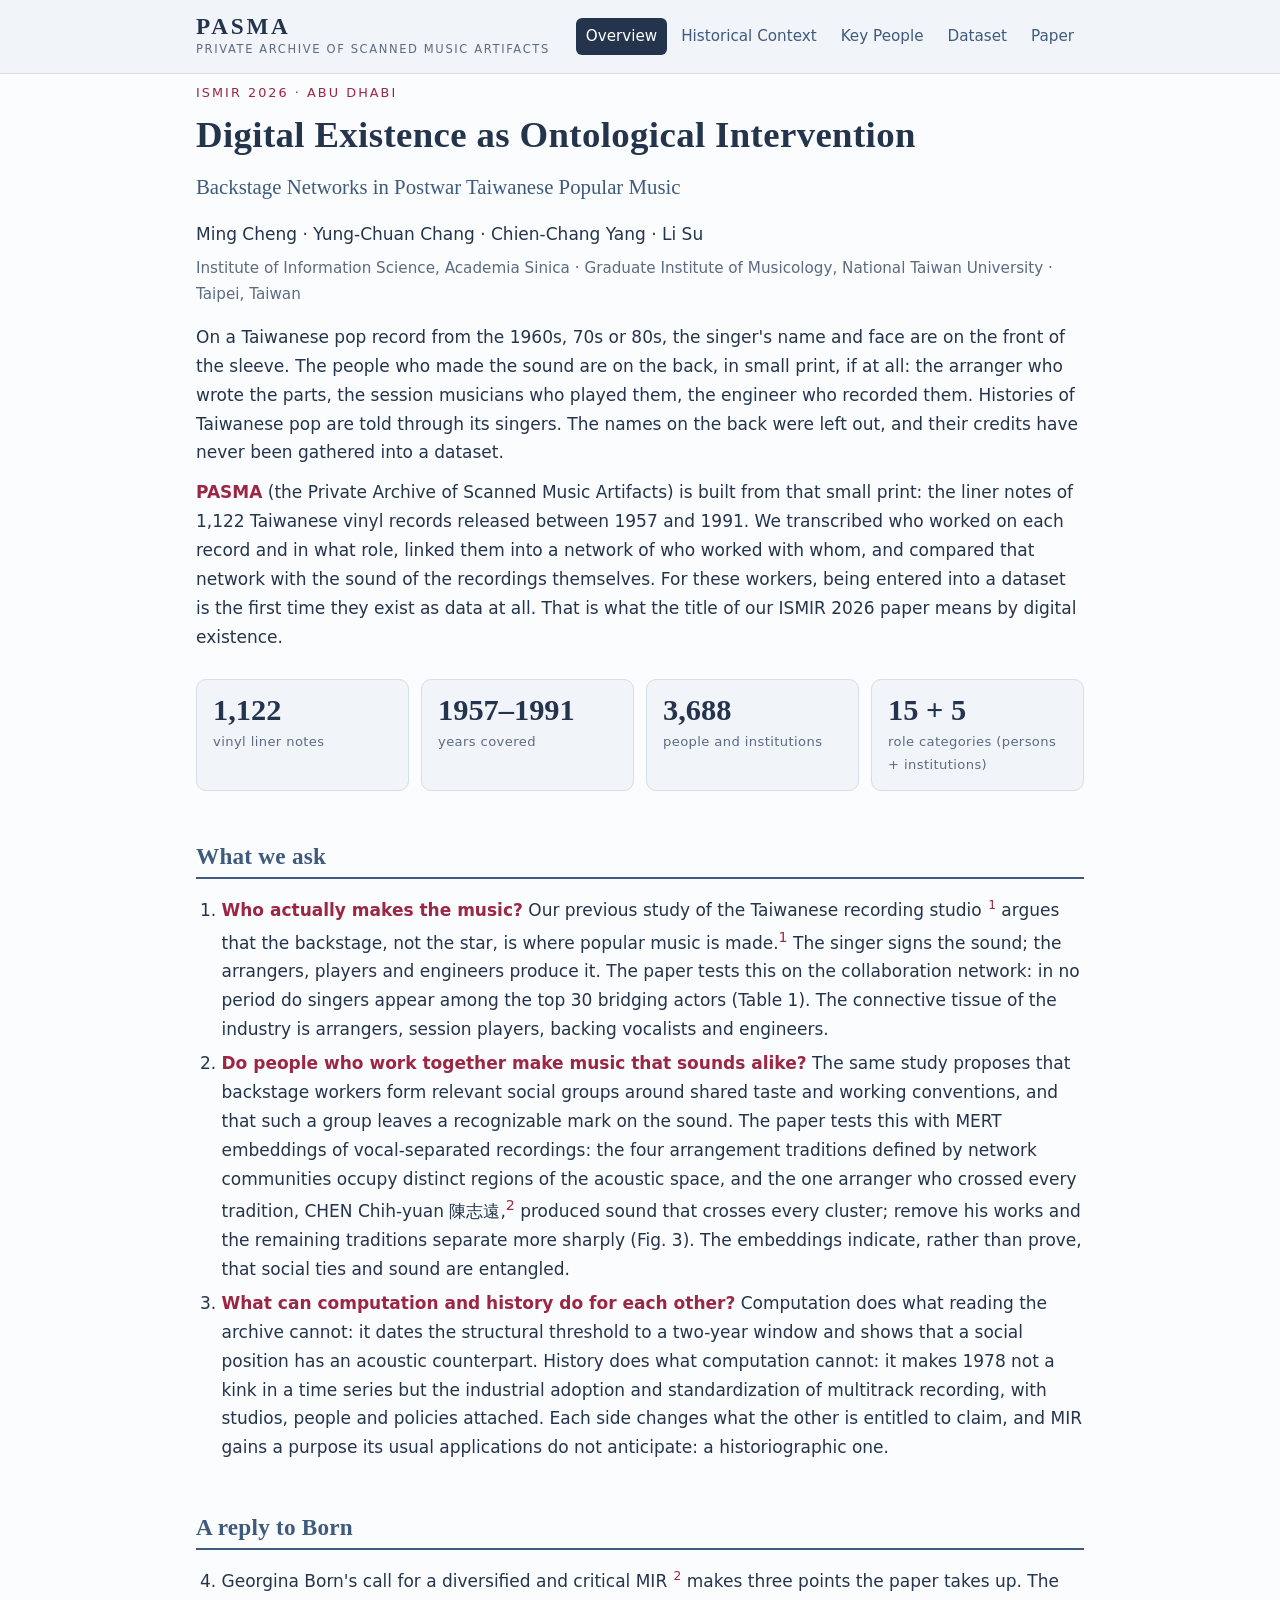
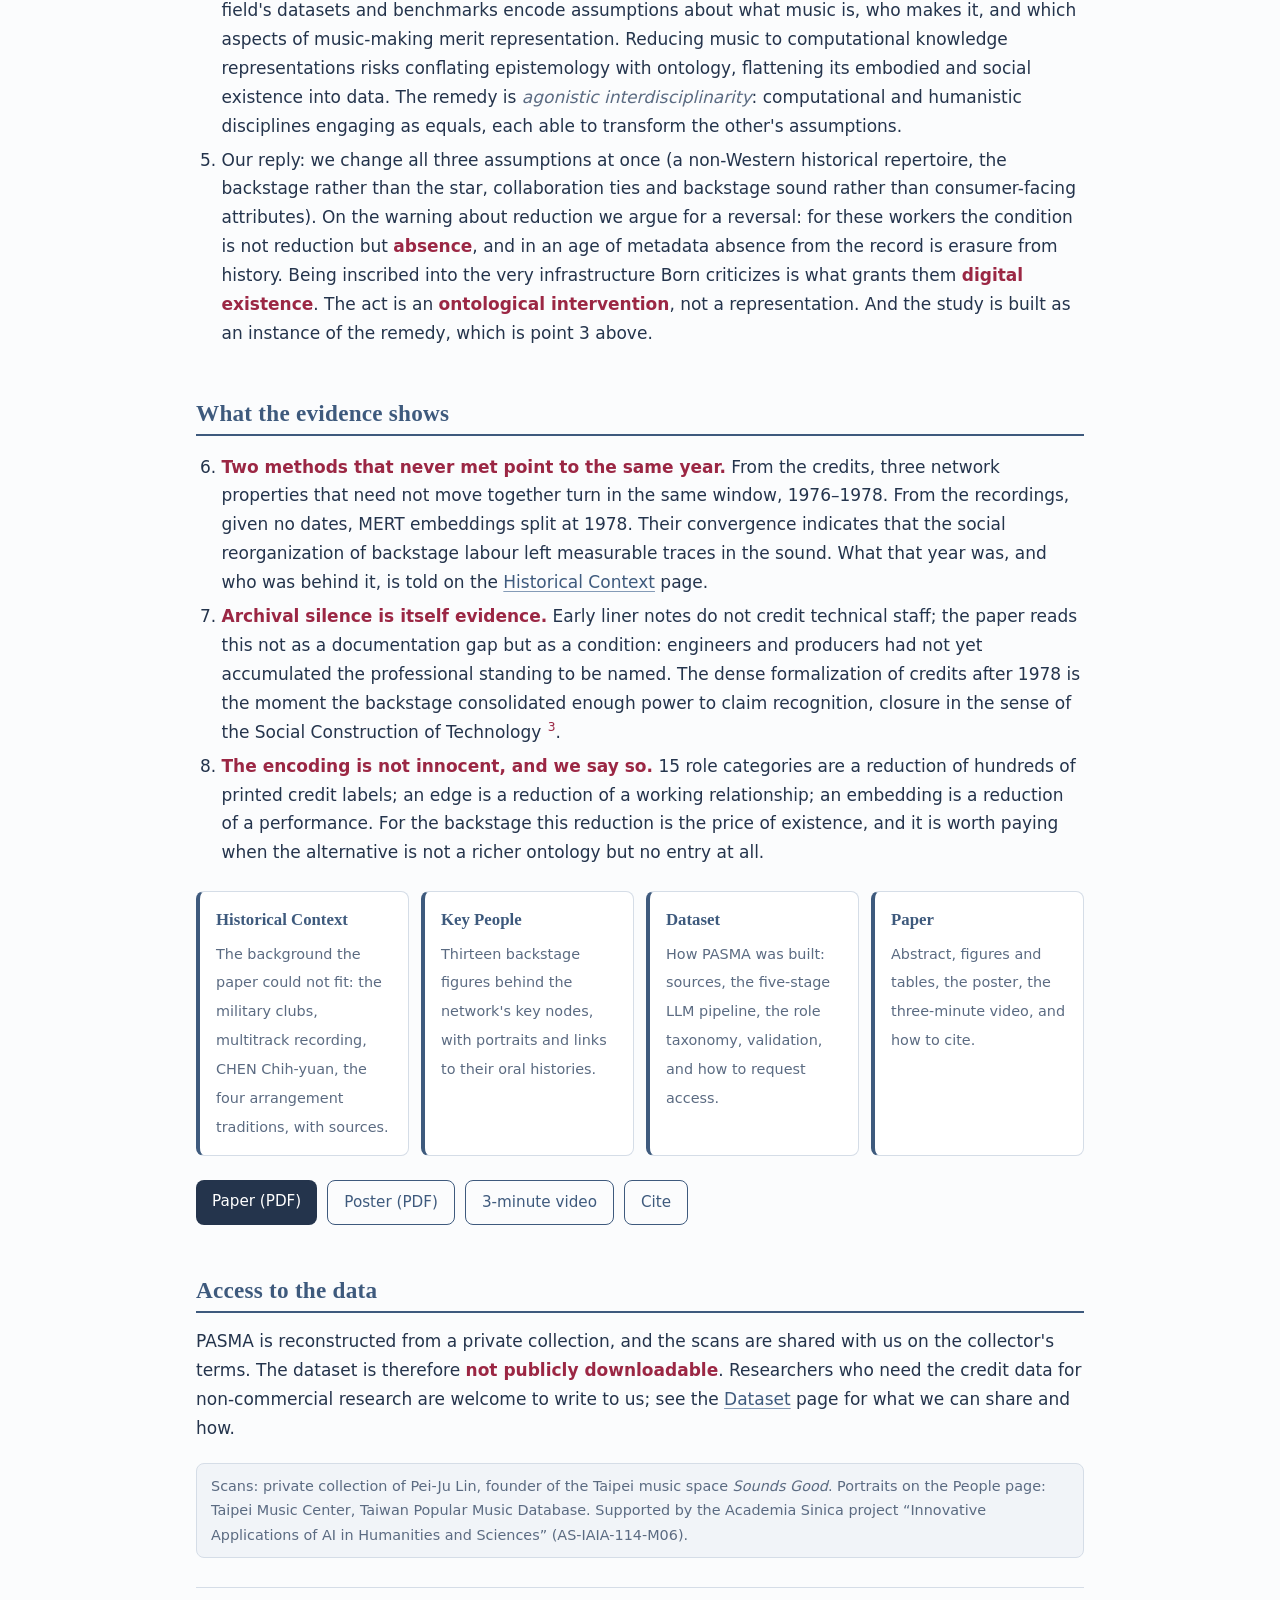
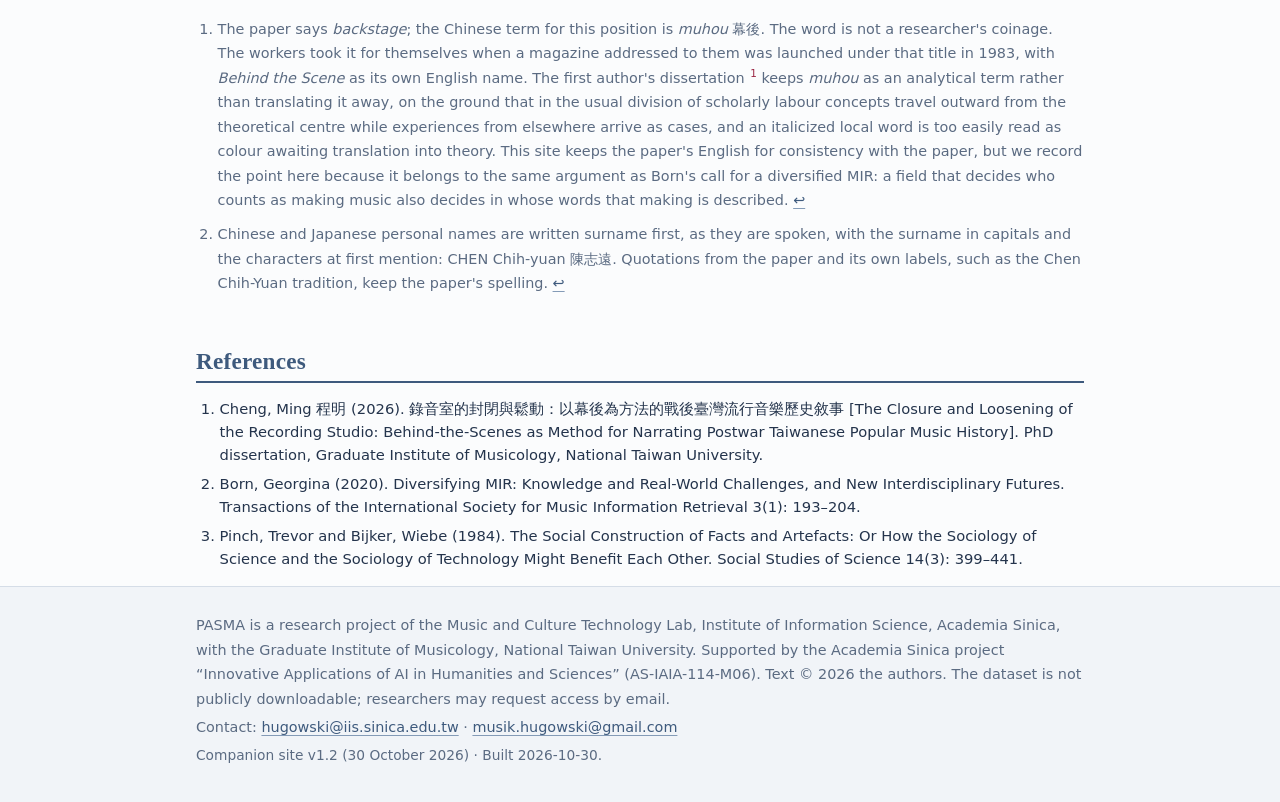
<file: index.html>
<!doctype html>
<html lang="en">
<head>
<meta charset="utf-8">
<meta name="viewport" content="width=device-width, initial-scale=1">
<title>PASMA · Backstage networks in postwar Taiwanese popular music</title>
<meta name="description" content="PASMA, the Private Archive of Scanned Music Artifacts: a dataset reconstructed from the liner notes of 1,122 Taiwanese vinyl records (1957–1991), and the companion site of the ISMIR 2026 paper Digital Existence as Ontological Intervention.">
<meta name="build" content="2026-10-30T03:27">
<link rel="stylesheet" href="assets/css/site.css">
<link rel="icon" href="assets/img/favicon.svg" type="image/svg+xml">
</head>
<body class="page-index">
<header class="site-head"><div class="wrap">
<a class="brand" href="index.html"><span class="brand-main">PASMA</span><span class="brand-sub">Private Archive of Scanned Music Artifacts</span></a>
<nav class="site-nav" aria-label="Site"><a href="index.html" aria-current="page">Overview</a><a href="history.html">Historical Context</a><a href="people.html">Key People</a><a href="dataset.html">Dataset</a><a href="paper.html">Paper</a></nav>
</div></header>
<main class="wrap">
<section class="hero">
<p class="kicker">ISMIR 2026 · Abu Dhabi</p>
<h1>Digital Existence as Ontological Intervention</h1>
<p class="sub">Backstage Networks in Postwar Taiwanese Popular Music</p>
<p class="authors">Ming Cheng · Yung-Chuan Chang · Chien-Chang Yang · Li Su</p>
<p class="affil">Institute of Information Science, Academia Sinica · Graduate Institute of Musicology, National Taiwan University · Taipei, Taiwan</p>
</section>

<p>On a Taiwanese pop record from the 1960s, 70s or 80s, the singer's name and face are on the front of the sleeve. The people who made the sound are on the back, in small print, if at all: the arranger who wrote the parts, the session musicians who played them, the engineer who recorded them. Histories of Taiwanese pop are told through its singers. The names on the back were left out, and their credits have never been gathered into a dataset.</p>
<p><strong>PASMA</strong> (the Private Archive of Scanned Music Artifacts) is built from that small print: the liner notes of 1,122 Taiwanese vinyl records released between 1957 and 1991. We transcribed who worked on each record and in what role, linked them into a network of who worked with whom, and compared that network with the sound of the recordings themselves. For these workers, being entered into a dataset is the first time they exist as data at all. That is what the title of our ISMIR 2026 paper means by digital existence.</p>
<div class="stats">
<div class="stat"><div class="n">1,122</div><div class="k">vinyl liner notes</div></div>
<div class="stat"><div class="n">1957–1991</div><div class="k">years covered</div></div>
<div class="stat"><div class="n">3,688</div><div class="k">people and institutions</div></div>
<div class="stat"><div class="n">15 + 5</div><div class="k">role categories (persons + institutions)</div></div>
</div>

<h2 id="what-we-ask">What we ask</h2>
<ol>
<li><strong>Who actually makes the music?</strong> Our previous study of the Taiwanese recording studio <sup class="cite"><a href="#ref-cheng2026dissertation">1</a></sup> argues that the backstage, not the star, is where popular music is made.<sup id="fnref:muhou"><a class="footnote-ref" href="#fn:muhou">1</a></sup> The singer signs the sound; the arrangers, players and engineers produce it. The paper tests this on the collaboration network: in no period do singers appear among the top 30 bridging actors (Table 1). The connective tissue of the industry is arrangers, session players, backing vocalists and engineers.</li>
<li><strong>Do people who work together make music that sounds alike?</strong> The same study proposes that backstage workers form relevant social groups around shared taste and working conventions, and that such a group leaves a recognizable mark on the sound. The paper tests this with MERT embeddings of vocal-separated recordings: the four arrangement traditions defined by network communities occupy distinct regions of the acoustic space, and the one arranger who crossed every tradition, CHEN Chih-yuan 陳志遠,<sup id="fnref:names"><a class="footnote-ref" href="#fn:names">2</a></sup> produced sound that crosses every cluster; remove his works and the remaining traditions separate more sharply (Fig. 3). The embeddings indicate, rather than prove, that social ties and sound are entangled.</li>
<li><strong>What can computation and history do for each other?</strong> Computation does what reading the archive cannot: it dates the structural threshold to a two-year window and shows that a social position has an acoustic counterpart. History does what computation cannot: it makes 1978 not a kink in a time series but the industrial adoption and standardization of multitrack recording, with studios, people and policies attached. Each side changes what the other is entitled to claim, and MIR gains a purpose its usual applications do not anticipate: a historiographic one.</li>
</ol>
<h2 id="a-reply-to-born">A reply to Born</h2>
<ol start="4">
<li>Georgina Born's call for a diversified and critical MIR <sup class="cite"><a href="#ref-Born2020">2</a></sup> makes three points the paper takes up. The field's datasets and benchmarks encode assumptions about what music is, who makes it, and which aspects of music-making merit representation. Reducing music to computational knowledge representations risks conflating epistemology with ontology, flattening its embodied and social existence into data. The remedy is <em>agonistic interdisciplinarity</em>: computational and humanistic disciplines engaging as equals, each able to transform the other's assumptions.</li>
<li>Our reply: we change all three assumptions at once (a non-Western historical repertoire, the backstage rather than the star, collaboration ties and backstage sound rather than consumer-facing attributes). On the warning about reduction we argue for a reversal: for these workers the condition is not reduction but <strong>absence</strong>, and in an age of metadata absence from the record is erasure from history. Being inscribed into the very infrastructure Born criticizes is what grants them <strong>digital existence</strong>. The act is an <strong>ontological intervention</strong>, not a representation. And the study is built as an instance of the remedy, which is point 3 above.</li>
</ol>
<h2 id="what-the-evidence-shows">What the evidence shows</h2>
<ol start="6">
<li><strong>Two methods that never met point to the same year.</strong> From the credits, three network properties that need not move together turn in the same window, 1976–1978. From the recordings, given no dates, MERT embeddings split at 1978. Their convergence indicates that the social reorganization of backstage labour left measurable traces in the sound. What that year was, and who was behind it, is told on the <a href="history.html">Historical Context</a> page.</li>
<li><strong>Archival silence is itself evidence.</strong> Early liner notes do not credit technical staff; the paper reads this not as a documentation gap but as a condition: engineers and producers had not yet accumulated the professional standing to be named. The dense formalization of credits after 1978 is the moment the backstage consolidated enough power to claim recognition, closure in the sense of the Social Construction of Technology <sup class="cite"><a href="#ref-Pinch1984">3</a></sup>.</li>
<li><strong>The encoding is not innocent, and we say so.</strong> 15 role categories are a reduction of hundreds of printed credit labels; an edge is a reduction of a working relationship; an embedding is a reduction of a performance. For the backstage this reduction is the price of existence, and it is worth paying when the alternative is not a richer ontology but no entry at all.</li>
</ol>
<div class="cards">
<a class="card" href="history.html"><b>Historical Context</b><span>The background the paper could not fit: the military clubs, multitrack recording, CHEN Chih-yuan, the four arrangement traditions, with sources.</span></a>
<a class="card" href="people.html"><b>Key People</b><span>Thirteen backstage figures behind the network's key nodes, with portraits and links to their oral histories.</span></a>
<a class="card" href="dataset.html"><b>Dataset</b><span>How PASMA was built: sources, the five-stage LLM pipeline, the role taxonomy, validation, and how to request access.</span></a>
<a class="card" href="paper.html"><b>Paper</b><span>Abstract, figures and tables, the poster, the three-minute video, and how to cite.</span></a>
</div>

<div class="btns">
<a class="btn" href="assets/pdf/ISMIR2026_459_paper.pdf">Paper (PDF)</a>
<a class="btn ghost" href="assets/pdf/ISMIR2026_459_poster.pdf">Poster (PDF)</a>
<a class="btn ghost" href="paper.html#video">3-minute video</a>
<a class="btn ghost" href="paper.html#cite">Cite</a>
</div>

<h2 id="access-to-the-data">Access to the data</h2>
<p>PASMA is reconstructed from a private collection, and the scans are shared with us on the collector's terms. The dataset is therefore <strong>not publicly downloadable</strong>. Researchers who need the credit data for non-commercial research are welcome to write to us; see the <a href="dataset.html#access">Dataset</a> page for what we can share and how.</p>
<p class="notice">Scans: private collection of Pei-Ju Lin, founder of the Taipei music space <em>Sounds Good</em>. Portraits on the People page: Taipei Music Center, Taiwan Popular Music Database. Supported by the Academia Sinica project “Innovative Applications of AI in Humanities and Sciences” (AS-IAIA-114-M06).</p>

<div class="footnote">
<hr />
<ol>
<li id="fn:muhou">
<p>The paper says <em>backstage</em>; the Chinese term for this position is <em>muhou</em> 幕後. The word is not a researcher's coinage. The workers took it for themselves when a magazine addressed to them was launched under that title in 1983, with <em>Behind the Scene</em> as its own English name. The first author's dissertation <sup class="cite"><a href="#ref-cheng2026dissertation">1</a></sup> keeps <em>muhou</em> as an analytical term rather than translating it away, on the ground that in the usual division of scholarly labour concepts travel outward from the theoretical centre while experiences from elsewhere arrive as cases, and an italicized local word is too easily read as colour awaiting translation into theory. This site keeps the paper's English for consistency with the paper, but we record the point here because it belongs to the same argument as Born's call for a diversified MIR: a field that decides who counts as making music also decides in whose words that making is described.&#160;<a class="footnote-backref" href="#fnref:muhou" title="Jump back to footnote 1 in the text">&#8617;</a></p>
</li>
<li id="fn:names">
<p>Chinese and Japanese personal names are written surname first, as they are spoken, with the surname in capitals and the characters at first mention: CHEN Chih-yuan 陳志遠. Quotations from the paper and its own labels, such as the Chen Chih-Yuan tradition, keep the paper's spelling.&#160;<a class="footnote-backref" href="#fnref:names" title="Jump back to footnote 2 in the text">&#8617;</a></p>
</li>
</ol>
</div><section id="references" class="references"><h2>References</h2><ol><li id="ref-cheng2026dissertation">Cheng, Ming 程明 (2026). 錄音室的封閉與鬆動：以幕後為方法的戰後臺灣流行音樂歷史敘事 [The Closure and Loosening of the Recording Studio: Behind-the-Scenes as Method for Narrating Postwar Taiwanese Popular Music History]. PhD dissertation, Graduate Institute of Musicology, National Taiwan University.</li><li id="ref-Born2020">Born, Georgina (2020). Diversifying MIR: Knowledge and Real-World Challenges, and New Interdisciplinary Futures. Transactions of the International Society for Music Information Retrieval 3(1): 193–204.</li><li id="ref-Pinch1984">Pinch, Trevor and Bijker, Wiebe (1984). The Social Construction of Facts and Artefacts: Or How the Sociology of Science and the Sociology of Technology Might Benefit Each Other. Social Studies of Science 14(3): 399–441.</li></ol></section>
</main>
<footer class="site-foot"><div class="wrap">
<p>PASMA is a research project of the Music and Culture Technology Lab, Institute of Information Science, Academia Sinica, with the Graduate Institute of Musicology, National Taiwan University. Supported by the Academia Sinica project “Innovative Applications of AI in Humanities and Sciences” (AS-IAIA-114-M06). Text © 2026 the authors. The dataset is not publicly downloadable; researchers may request access by email.</p>
<p>Contact: <a href="mailto:hugowski@iis.sinica.edu.tw">hugowski@iis.sinica.edu.tw</a> · <a href="mailto:musik.hugowski@gmail.com">musik.hugowski@gmail.com</a></p>
<p class="small">Companion site v1.2 (30 October 2026) · Built 2026-10-30.</p>
</div></footer>
</body>
</html>
</file>
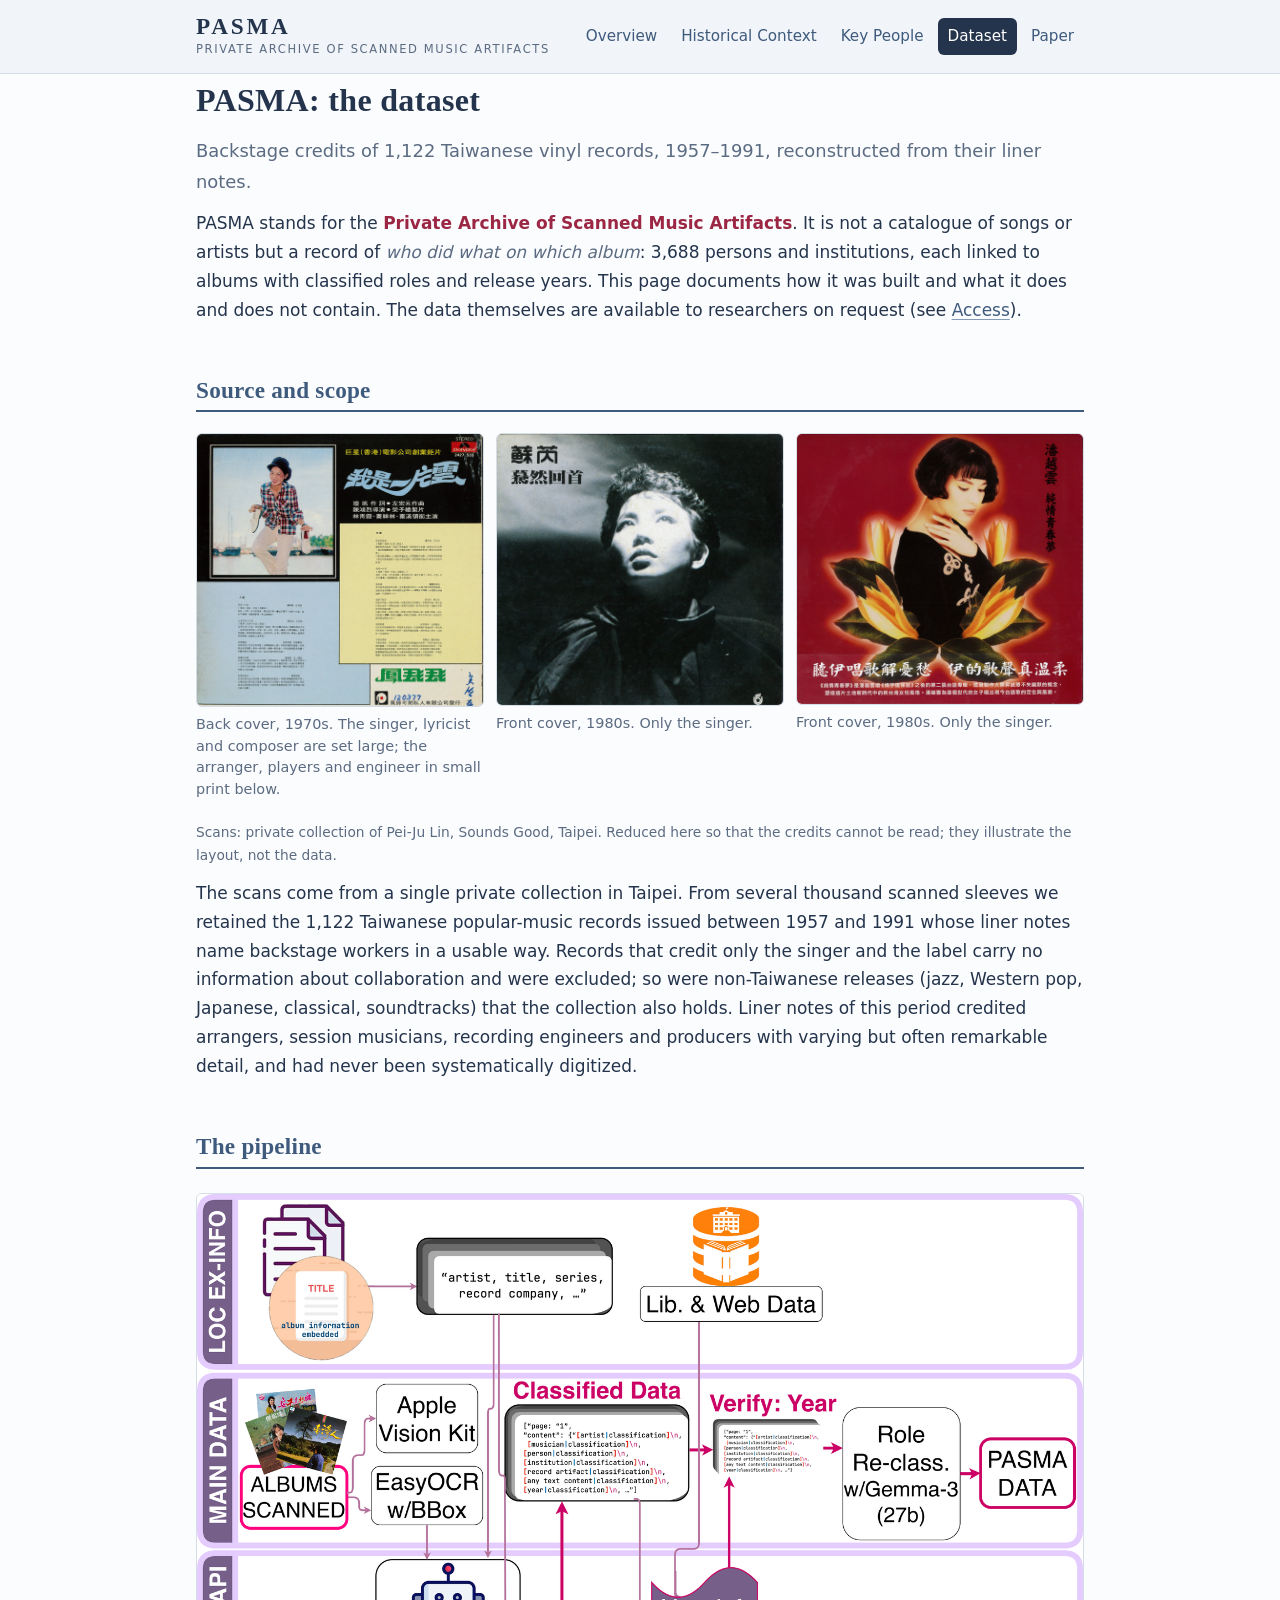
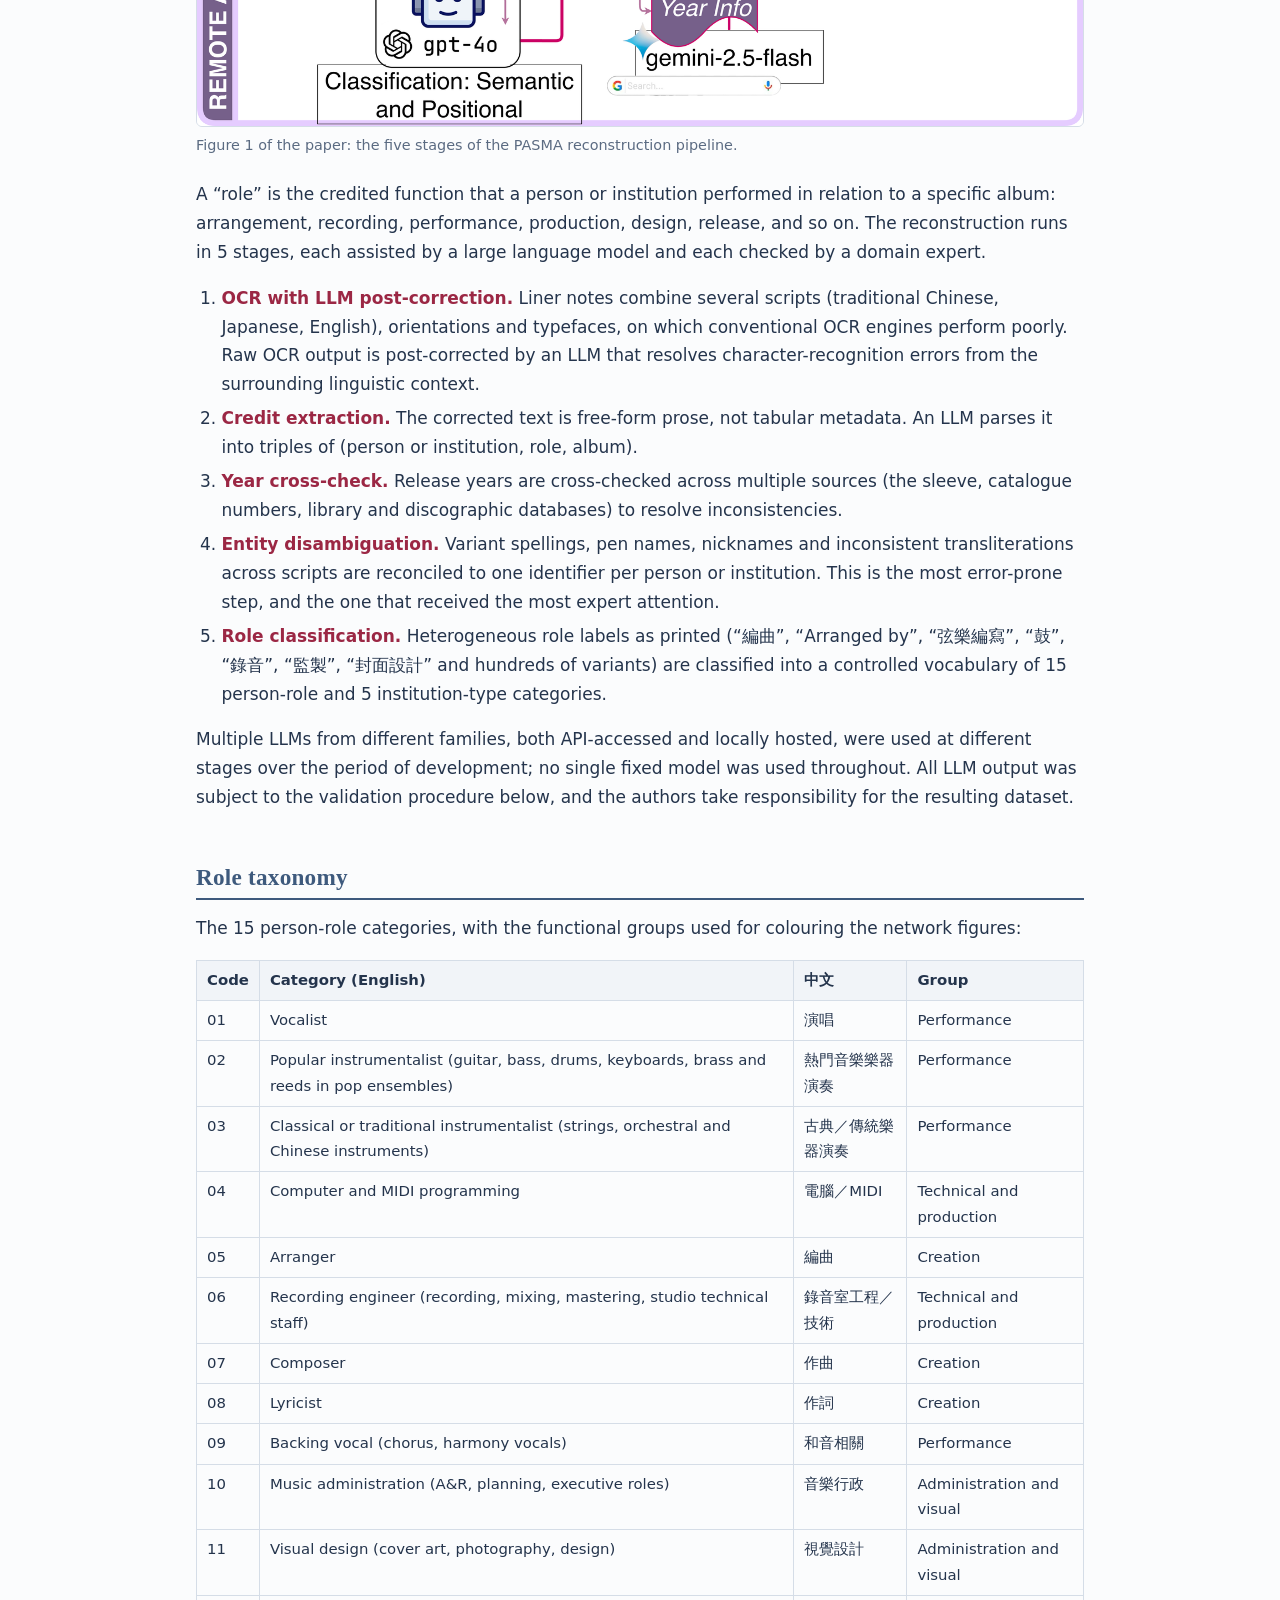
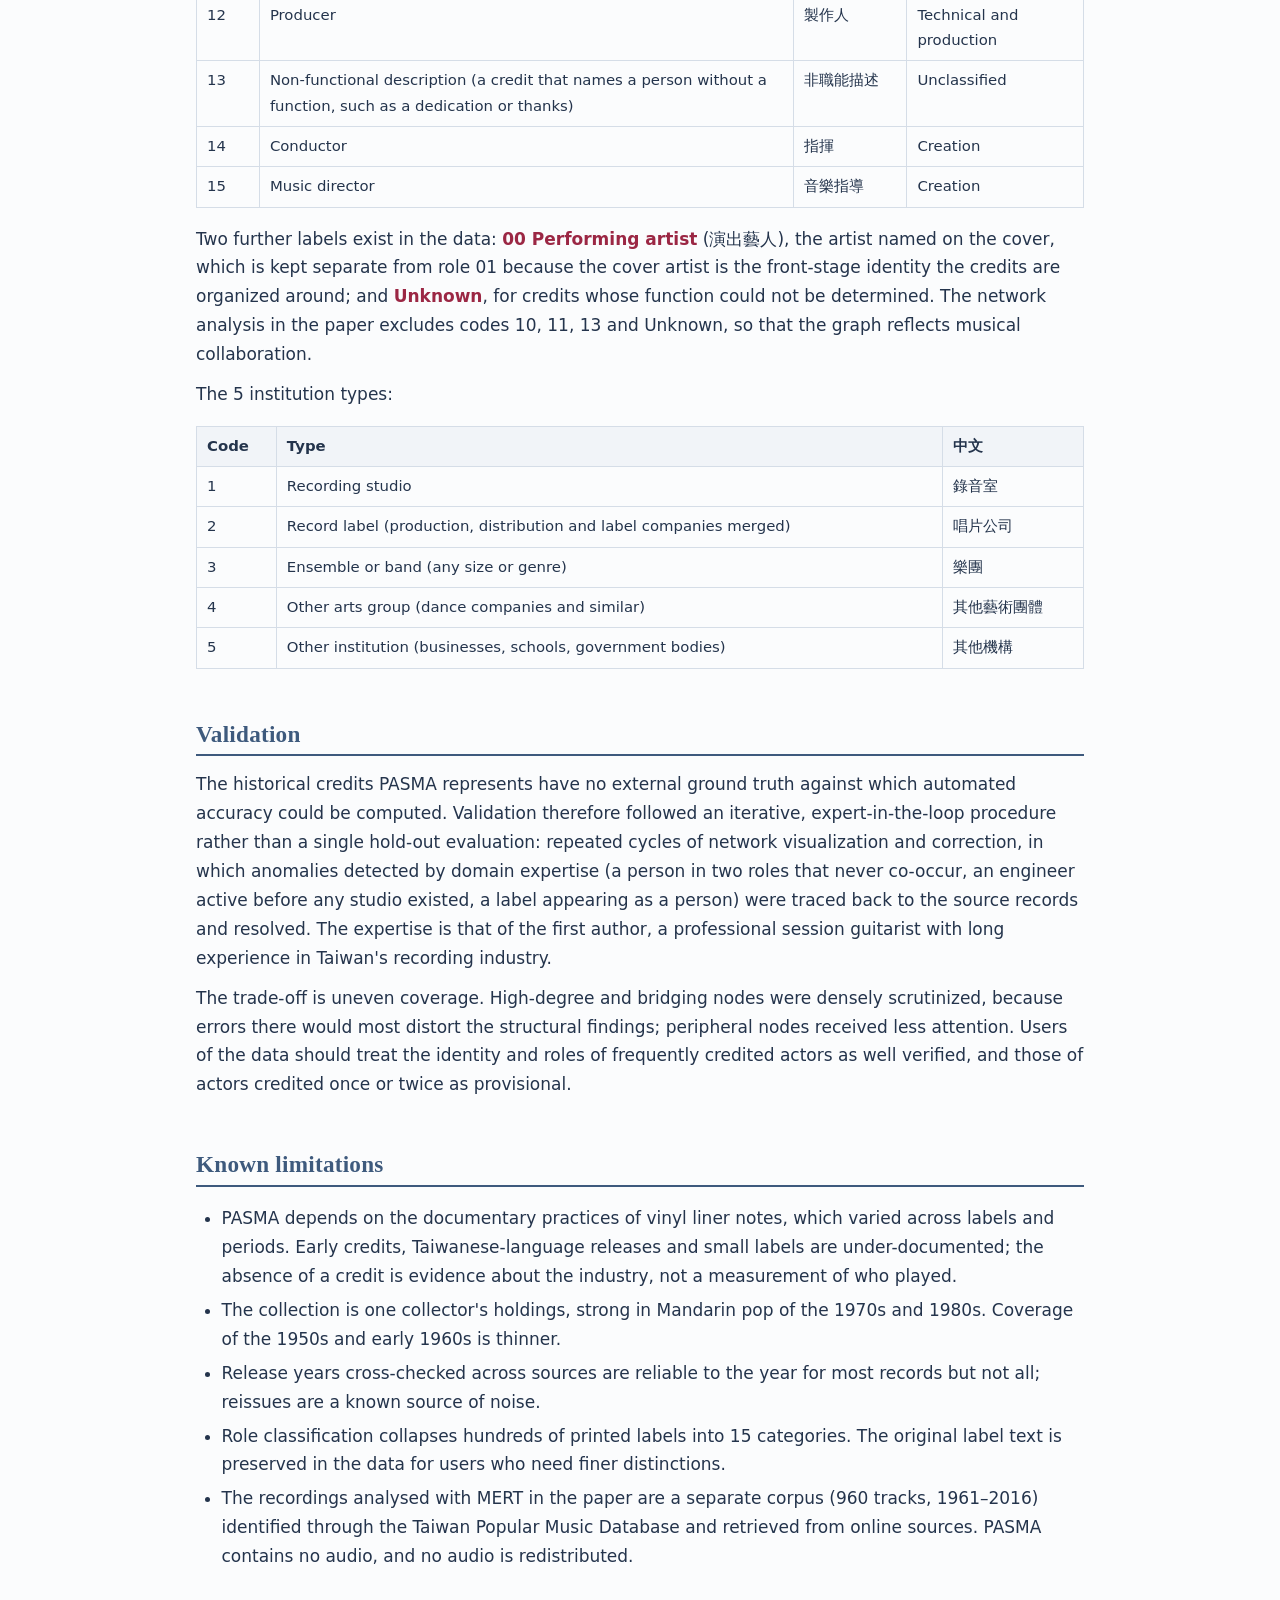
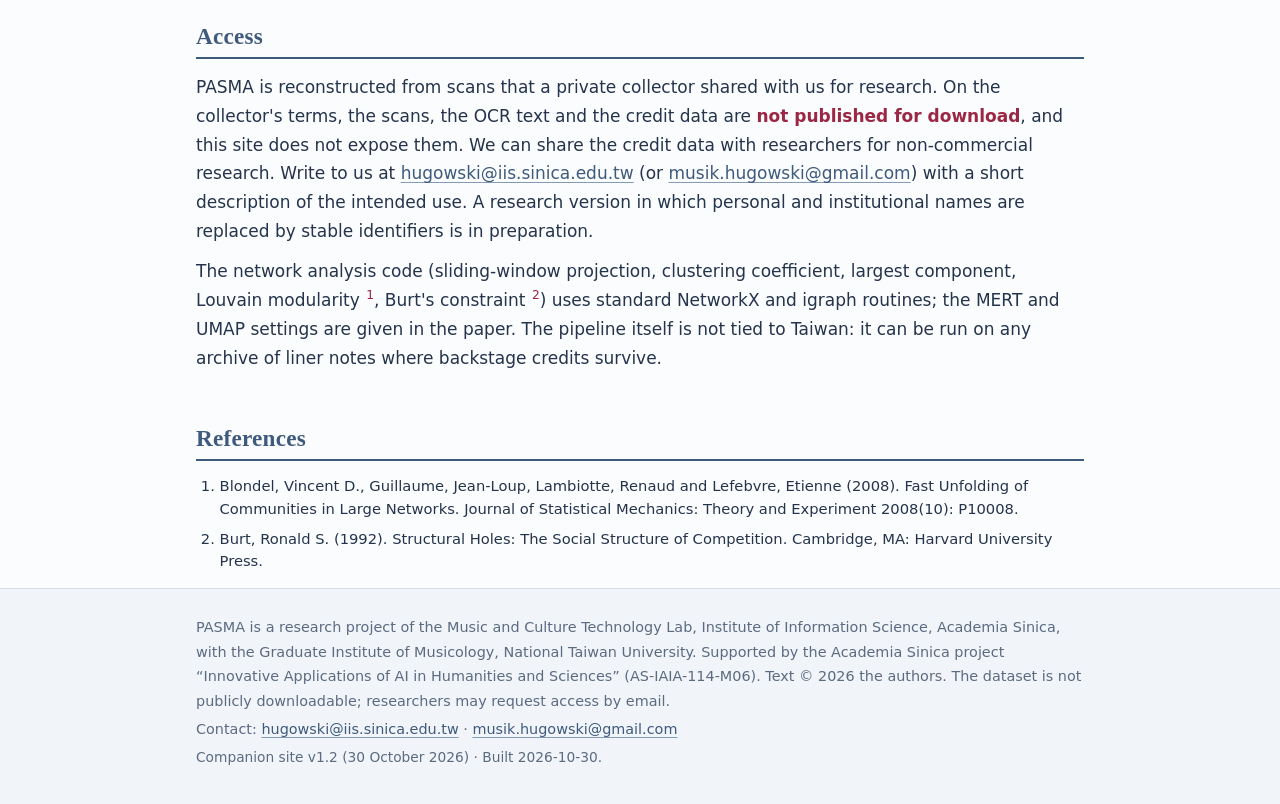
<file: dataset.html>
<!doctype html>
<html lang="en">
<head>
<meta charset="utf-8">
<meta name="viewport" content="width=device-width, initial-scale=1">
<title>Dataset · PASMA</title>
<meta name="description" content="Documentation of PASMA, the Private Archive of Scanned Music Artifacts: sources and scope, the five-stage LLM-assisted reconstruction pipeline, the role taxonomy, expert-in-the-loop validation, known limitations, and how to request access.">
<meta name="build" content="2026-10-30T03:27">
<link rel="stylesheet" href="assets/css/site.css">
<link rel="icon" href="assets/img/favicon.svg" type="image/svg+xml">
</head>
<body class="page-dataset">
<header class="site-head"><div class="wrap">
<a class="brand" href="index.html"><span class="brand-main">PASMA</span><span class="brand-sub">Private Archive of Scanned Music Artifacts</span></a>
<nav class="site-nav" aria-label="Site"><a href="index.html">Overview</a><a href="history.html">Historical Context</a><a href="people.html">Key People</a><a href="dataset.html" aria-current="page">Dataset</a><a href="paper.html">Paper</a></nav>
</div></header>
<main class="wrap">
<h1 id="pasma-the-dataset">PASMA: the dataset</h1>
<p class="lead">Backstage credits of 1,122 Taiwanese vinyl records, 1957–1991, reconstructed from their liner notes.</p>

<p>PASMA stands for the <strong>Private Archive of Scanned Music Artifacts</strong>. It is not a catalogue of songs or artists but a record of <em>who did what on which album</em>: 3,688 persons and institutions, each linked to albums with classified roles and release years. This page documents how it was built and what it does and does not contain. The data themselves are available to researchers on request (see <a href="#access">Access</a>).</p>
<h2 id="source-and-scope">Source and scope</h2>
<div class="fig-row">
<figure><img src="assets/img/scan_0848_back.jpg" alt="Back cover of a 1970s Taiwanese LP, with the singer's name in large type and the backstage credits in small print" loading="lazy"><figcaption>Back cover, 1970s. The singer, lyricist and composer are set large; the arranger, players and engineer in small print below.</figcaption></figure>
<figure><img src="assets/img/scan_1198_front.jpg" alt="Front cover of a 1980s Taiwanese LP showing only the singer" loading="lazy"><figcaption>Front cover, 1980s. Only the singer.</figcaption></figure>
<figure><img src="assets/img/scan_0994_front.jpg" alt="Front cover of a 1980s Taiwanese LP showing only the singer" loading="lazy"><figcaption>Front cover, 1980s. Only the singer.</figcaption></figure>
</div>

<p class="small">Scans: private collection of Pei-Ju Lin, Sounds Good, Taipei. Reduced here so that the credits cannot be read; they illustrate the layout, not the data.</p>

<p>The scans come from a single private collection in Taipei. From several thousand scanned sleeves we retained the 1,122 Taiwanese popular-music records issued between 1957 and 1991 whose liner notes name backstage workers in a usable way. Records that credit only the singer and the label carry no information about collaboration and were excluded; so were non-Taiwanese releases (jazz, Western pop, Japanese, classical, soundtracks) that the collection also holds. Liner notes of this period credited arrangers, session musicians, recording engineers and producers with varying but often remarkable detail, and had never been systematically digitized.</p>
<h2 id="the-pipeline">The pipeline</h2>
<figure><img loading="lazy" alt="Figure 1 of the paper: the five stages of the PASMA reconstruction pipeline." src="assets/img/pipeline.png" /><figcaption>Figure 1 of the paper: the five stages of the PASMA reconstruction pipeline.</figcaption></figure>
<p>A “role” is the credited function that a person or institution performed in relation to a specific album: arrangement, recording, performance, production, design, release, and so on. The reconstruction runs in 5 stages, each assisted by a large language model and each checked by a domain expert.</p>
<ol>
<li><strong>OCR with LLM post-correction.</strong> Liner notes combine several scripts (traditional Chinese, Japanese, English), orientations and typefaces, on which conventional OCR engines perform poorly. Raw OCR output is post-corrected by an LLM that resolves character-recognition errors from the surrounding linguistic context.</li>
<li><strong>Credit extraction.</strong> The corrected text is free-form prose, not tabular metadata. An LLM parses it into triples of (person or institution, role, album).</li>
<li><strong>Year cross-check.</strong> Release years are cross-checked across multiple sources (the sleeve, catalogue numbers, library and discographic databases) to resolve inconsistencies.</li>
<li><strong>Entity disambiguation.</strong> Variant spellings, pen names, nicknames and inconsistent transliterations across scripts are reconciled to one identifier per person or institution. This is the most error-prone step, and the one that received the most expert attention.</li>
<li><strong>Role classification.</strong> Heterogeneous role labels as printed (“編曲”, “Arranged by”, “弦樂編寫”, “鼓”, “錄音”, “監製”, “封面設計” and hundreds of variants) are classified into a controlled vocabulary of 15 person-role and 5 institution-type categories.</li>
</ol>
<p>Multiple LLMs from different families, both API-accessed and locally hosted, were used at different stages over the period of development; no single fixed model was used throughout. All LLM output was subject to the validation procedure below, and the authors take responsibility for the resulting dataset.</p>
<h2 id="role-taxonomy">Role taxonomy</h2>
<p>The 15 person-role categories, with the functional groups used for colouring the network figures:</p>
<div class="tablewrap"><table>
<thead>
<tr>
<th>Code</th>
<th>Category (English)</th>
<th>中文</th>
<th>Group</th>
</tr>
</thead>
<tbody>
<tr>
<td>01</td>
<td>Vocalist</td>
<td>演唱</td>
<td>Performance</td>
</tr>
<tr>
<td>02</td>
<td>Popular instrumentalist (guitar, bass, drums, keyboards, brass and reeds in pop ensembles)</td>
<td>熱門音樂樂器演奏</td>
<td>Performance</td>
</tr>
<tr>
<td>03</td>
<td>Classical or traditional instrumentalist (strings, orchestral and Chinese instruments)</td>
<td>古典／傳統樂器演奏</td>
<td>Performance</td>
</tr>
<tr>
<td>04</td>
<td>Computer and MIDI programming</td>
<td>電腦／MIDI</td>
<td>Technical and production</td>
</tr>
<tr>
<td>05</td>
<td>Arranger</td>
<td>編曲</td>
<td>Creation</td>
</tr>
<tr>
<td>06</td>
<td>Recording engineer (recording, mixing, mastering, studio technical staff)</td>
<td>錄音室工程／技術</td>
<td>Technical and production</td>
</tr>
<tr>
<td>07</td>
<td>Composer</td>
<td>作曲</td>
<td>Creation</td>
</tr>
<tr>
<td>08</td>
<td>Lyricist</td>
<td>作詞</td>
<td>Creation</td>
</tr>
<tr>
<td>09</td>
<td>Backing vocal (chorus, harmony vocals)</td>
<td>和音相關</td>
<td>Performance</td>
</tr>
<tr>
<td>10</td>
<td>Music administration (A&amp;R, planning, executive roles)</td>
<td>音樂行政</td>
<td>Administration and visual</td>
</tr>
<tr>
<td>11</td>
<td>Visual design (cover art, photography, design)</td>
<td>視覺設計</td>
<td>Administration and visual</td>
</tr>
<tr>
<td>12</td>
<td>Producer</td>
<td>製作人</td>
<td>Technical and production</td>
</tr>
<tr>
<td>13</td>
<td>Non-functional description (a credit that names a person without a function, such as a dedication or thanks)</td>
<td>非職能描述</td>
<td>Unclassified</td>
</tr>
<tr>
<td>14</td>
<td>Conductor</td>
<td>指揮</td>
<td>Creation</td>
</tr>
<tr>
<td>15</td>
<td>Music director</td>
<td>音樂指導</td>
<td>Creation</td>
</tr>
</tbody>
</table></div>
<p>Two further labels exist in the data: <strong>00 Performing artist</strong> (演出藝人), the artist named on the cover, which is kept separate from role 01 because the cover artist is the front-stage identity the credits are organized around; and <strong>Unknown</strong>, for credits whose function could not be determined. The network analysis in the paper excludes codes 10, 11, 13 and Unknown, so that the graph reflects musical collaboration.</p>
<p>The 5 institution types:</p>
<div class="tablewrap"><table>
<thead>
<tr>
<th>Code</th>
<th>Type</th>
<th>中文</th>
</tr>
</thead>
<tbody>
<tr>
<td>1</td>
<td>Recording studio</td>
<td>錄音室</td>
</tr>
<tr>
<td>2</td>
<td>Record label (production, distribution and label companies merged)</td>
<td>唱片公司</td>
</tr>
<tr>
<td>3</td>
<td>Ensemble or band (any size or genre)</td>
<td>樂團</td>
</tr>
<tr>
<td>4</td>
<td>Other arts group (dance companies and similar)</td>
<td>其他藝術團體</td>
</tr>
<tr>
<td>5</td>
<td>Other institution (businesses, schools, government bodies)</td>
<td>其他機構</td>
</tr>
</tbody>
</table></div>
<h2 id="validation">Validation</h2>
<p>The historical credits PASMA represents have no external ground truth against which automated accuracy could be computed. Validation therefore followed an iterative, expert-in-the-loop procedure rather than a single hold-out evaluation: repeated cycles of network visualization and correction, in which anomalies detected by domain expertise (a person in two roles that never co-occur, an engineer active before any studio existed, a label appearing as a person) were traced back to the source records and resolved. The expertise is that of the first author, a professional session guitarist with long experience in Taiwan's recording industry.</p>
<p>The trade-off is uneven coverage. High-degree and bridging nodes were densely scrutinized, because errors there would most distort the structural findings; peripheral nodes received less attention. Users of the data should treat the identity and roles of frequently credited actors as well verified, and those of actors credited once or twice as provisional.</p>
<h2 id="known-limitations">Known limitations</h2>
<ul>
<li>PASMA depends on the documentary practices of vinyl liner notes, which varied across labels and periods. Early credits, Taiwanese-language releases and small labels are under-documented; the absence of a credit is evidence about the industry, not a measurement of who played.</li>
<li>The collection is one collector's holdings, strong in Mandarin pop of the 1970s and 1980s. Coverage of the 1950s and early 1960s is thinner.</li>
<li>Release years cross-checked across sources are reliable to the year for most records but not all; reissues are a known source of noise.</li>
<li>Role classification collapses hundreds of printed labels into 15 categories. The original label text is preserved in the data for users who need finer distinctions.</li>
<li>The recordings analysed with MERT in the paper are a separate corpus (960 tracks, 1961–2016) identified through the Taiwan Popular Music Database and retrieved from online sources. PASMA contains no audio, and no audio is redistributed.</li>
</ul>
<h2 id="access">Access</h2>

<p>PASMA is reconstructed from scans that a private collector shared with us for research. On the collector's terms, the scans, the OCR text and the credit data are <strong>not published for download</strong>, and this site does not expose them. We can share the credit data with researchers for non-commercial research. Write to us at <a href="mailto:hugowski@iis.sinica.edu.tw">hugowski@iis.sinica.edu.tw</a> (or <a href="mailto:musik.hugowski@gmail.com">musik.hugowski@gmail.com</a>) with a short description of the intended use. A research version in which personal and institutional names are replaced by stable identifiers is in preparation.</p>
<p>The network analysis code (sliding-window projection, clustering coefficient, largest component, Louvain modularity <sup class="cite"><a href="#ref-Blondel2008">1</a></sup>, Burt's constraint <sup class="cite"><a href="#ref-Burt1992">2</a></sup>) uses standard NetworkX and igraph routines; the MERT and UMAP settings are given in the paper. The pipeline itself is not tied to Taiwan: it can be run on any archive of liner notes where backstage credits survive.</p><section id="references" class="references"><h2>References</h2><ol><li id="ref-Blondel2008">Blondel, Vincent D., Guillaume, Jean-Loup, Lambiotte, Renaud and Lefebvre, Etienne (2008). Fast Unfolding of Communities in Large Networks. Journal of Statistical Mechanics: Theory and Experiment 2008(10): P10008.</li><li id="ref-Burt1992">Burt, Ronald S. (1992). Structural Holes: The Social Structure of Competition. Cambridge, MA: Harvard University Press.</li></ol></section>
</main>
<footer class="site-foot"><div class="wrap">
<p>PASMA is a research project of the Music and Culture Technology Lab, Institute of Information Science, Academia Sinica, with the Graduate Institute of Musicology, National Taiwan University. Supported by the Academia Sinica project “Innovative Applications of AI in Humanities and Sciences” (AS-IAIA-114-M06). Text © 2026 the authors. The dataset is not publicly downloadable; researchers may request access by email.</p>
<p>Contact: <a href="mailto:hugowski@iis.sinica.edu.tw">hugowski@iis.sinica.edu.tw</a> · <a href="mailto:musik.hugowski@gmail.com">musik.hugowski@gmail.com</a></p>
<p class="small">Companion site v1.2 (30 October 2026) · Built 2026-10-30.</p>
</div></footer>
</body>
</html>
</file>
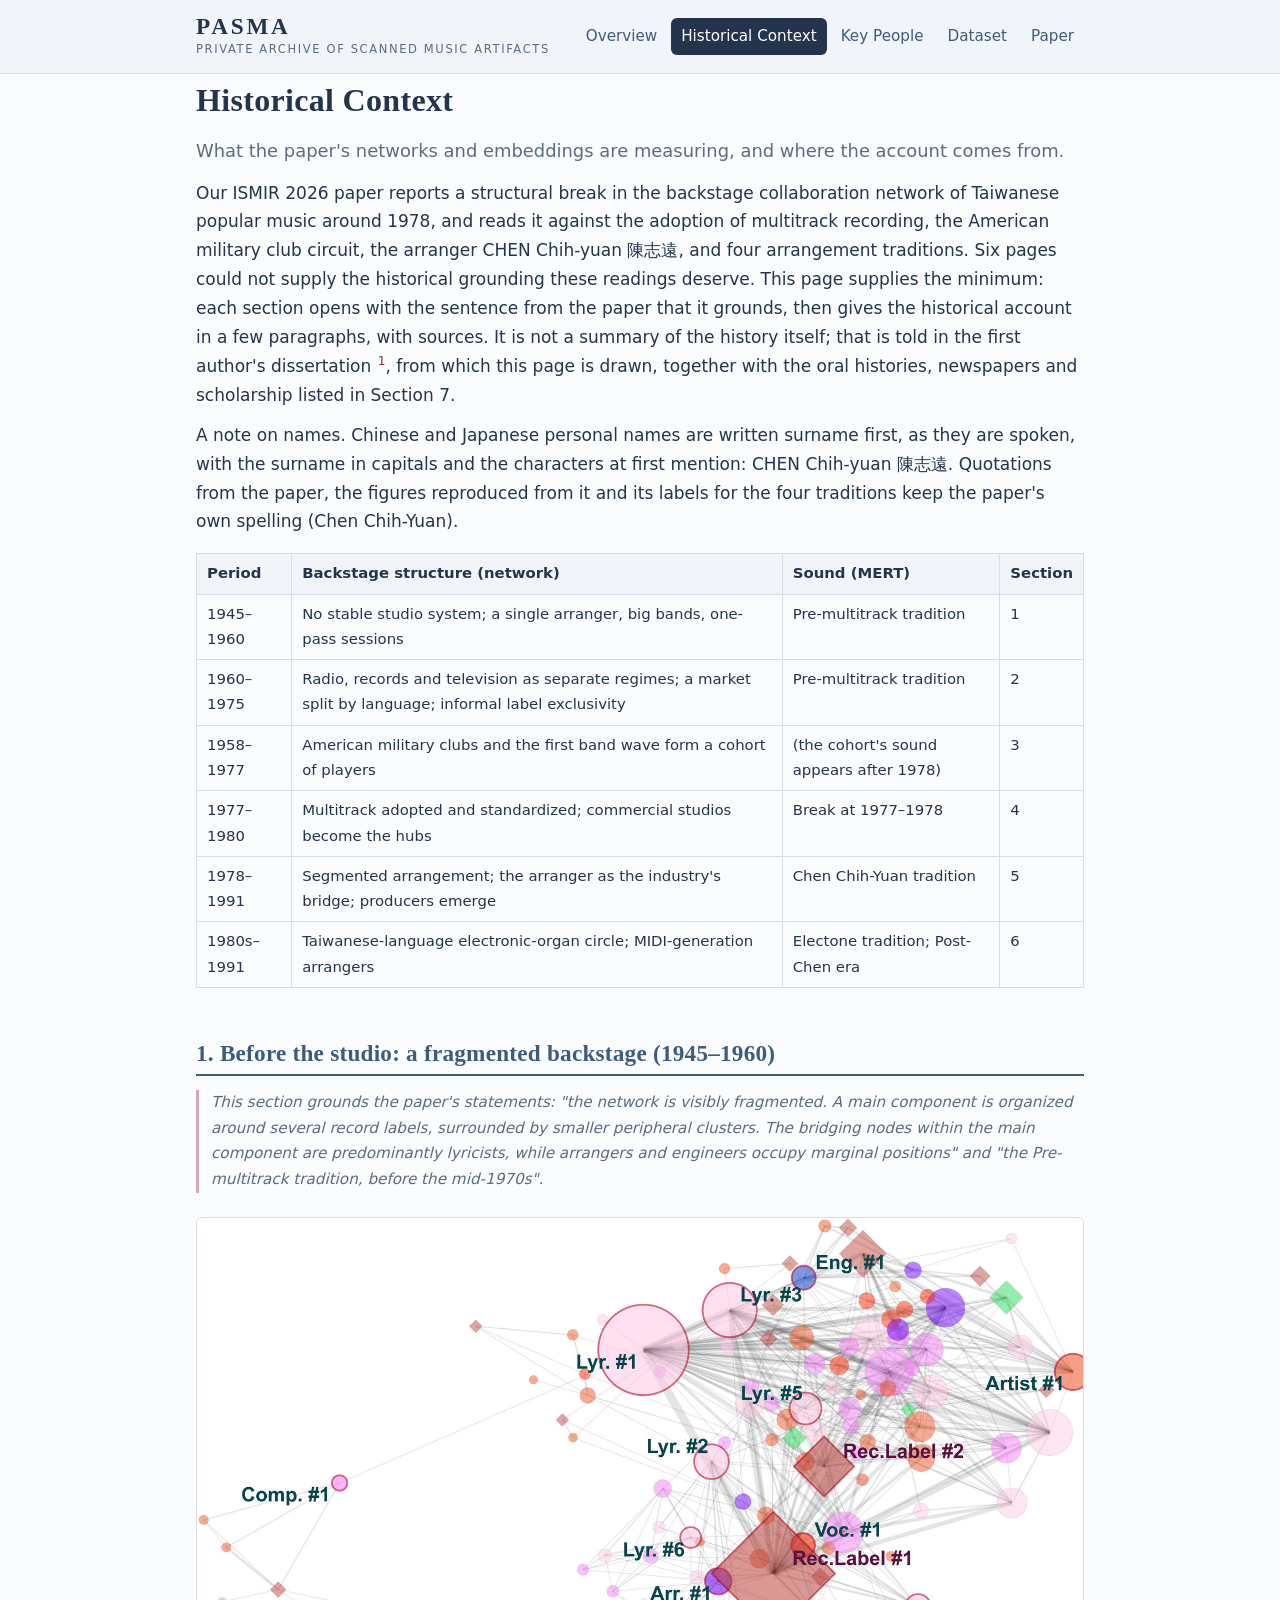
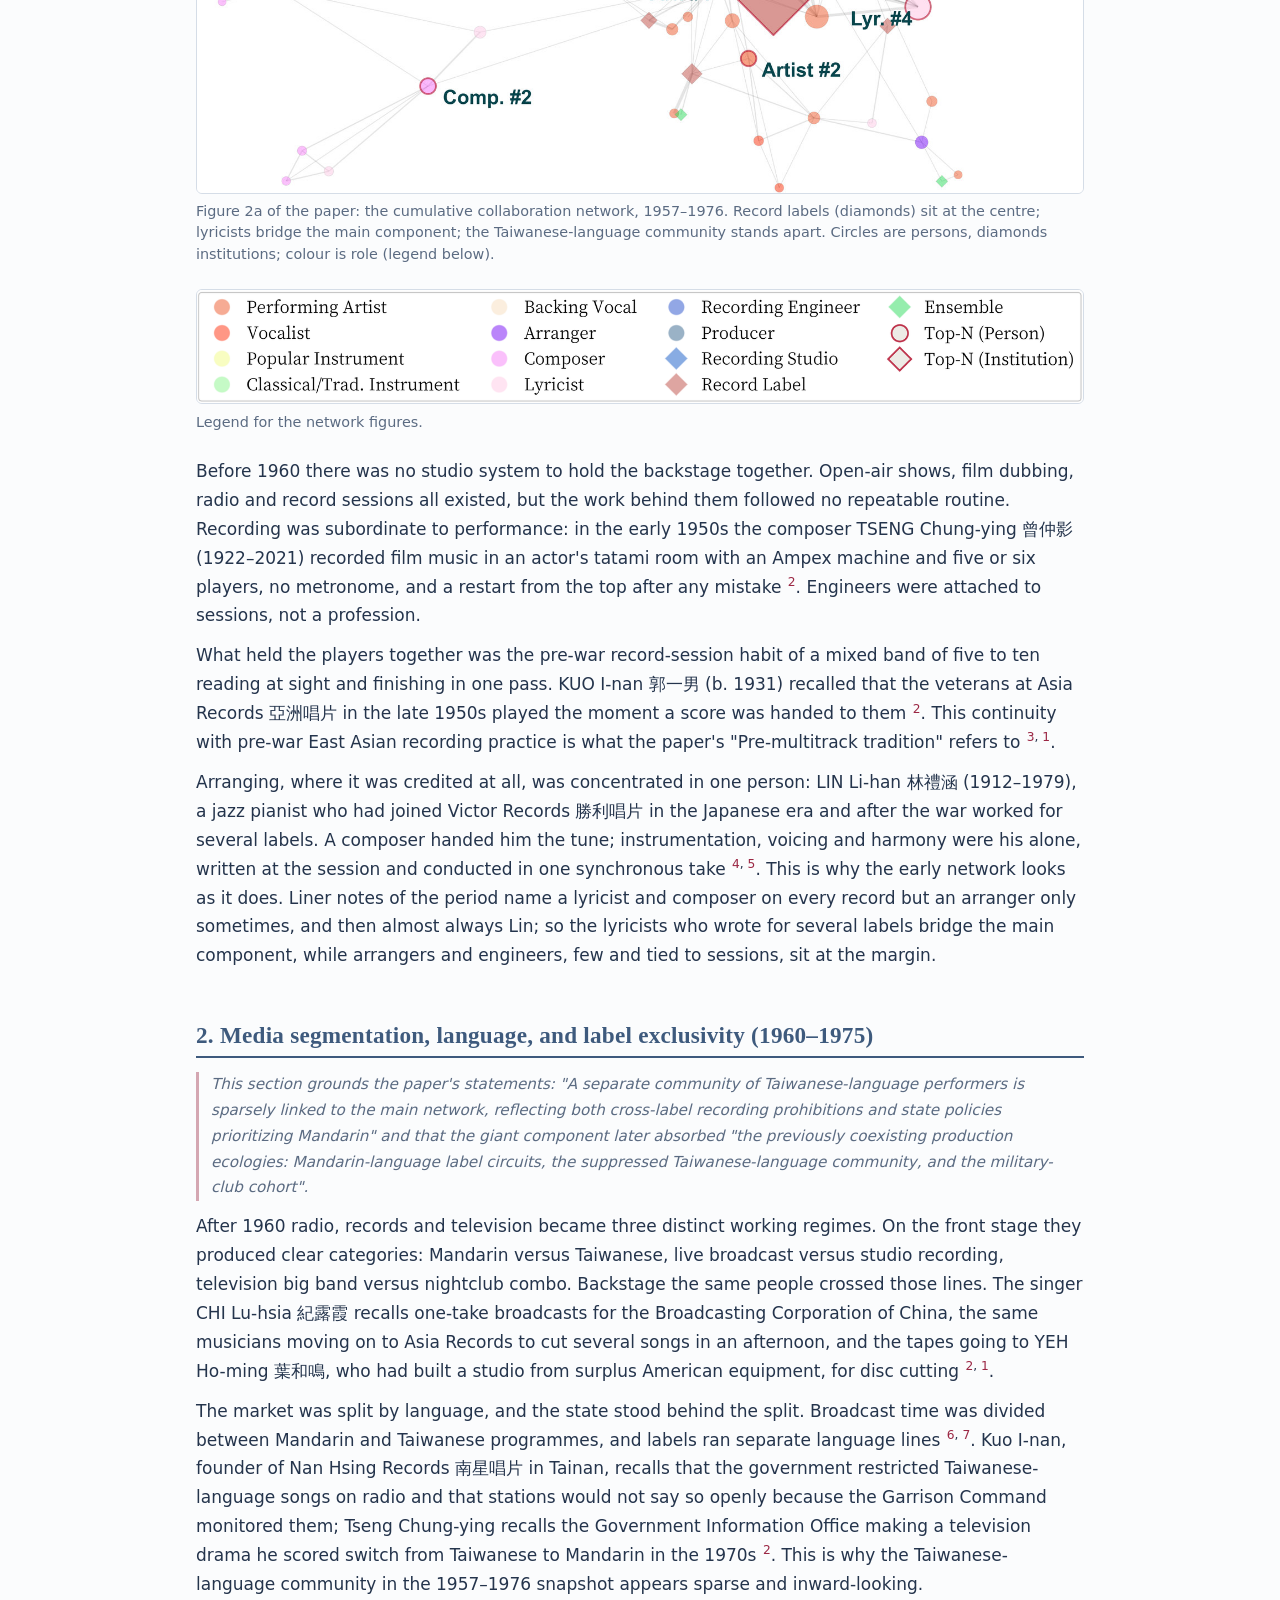
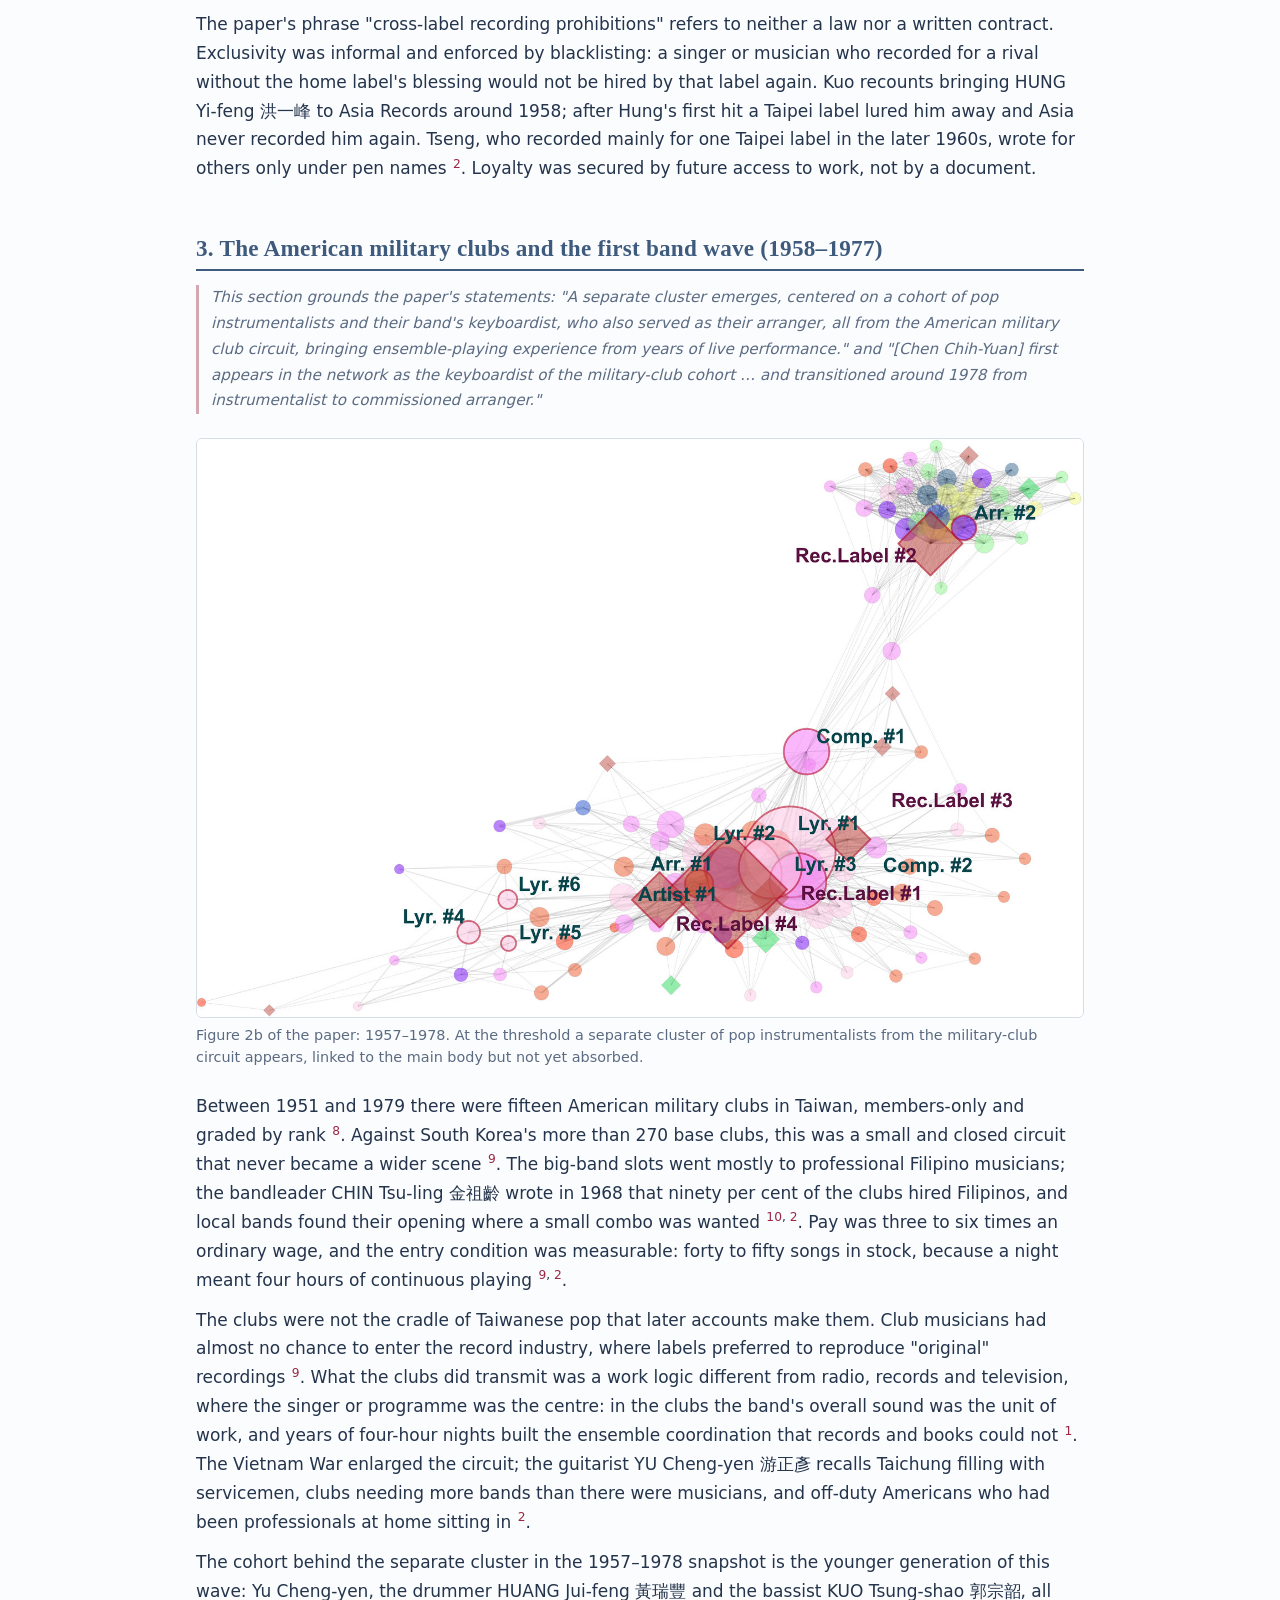
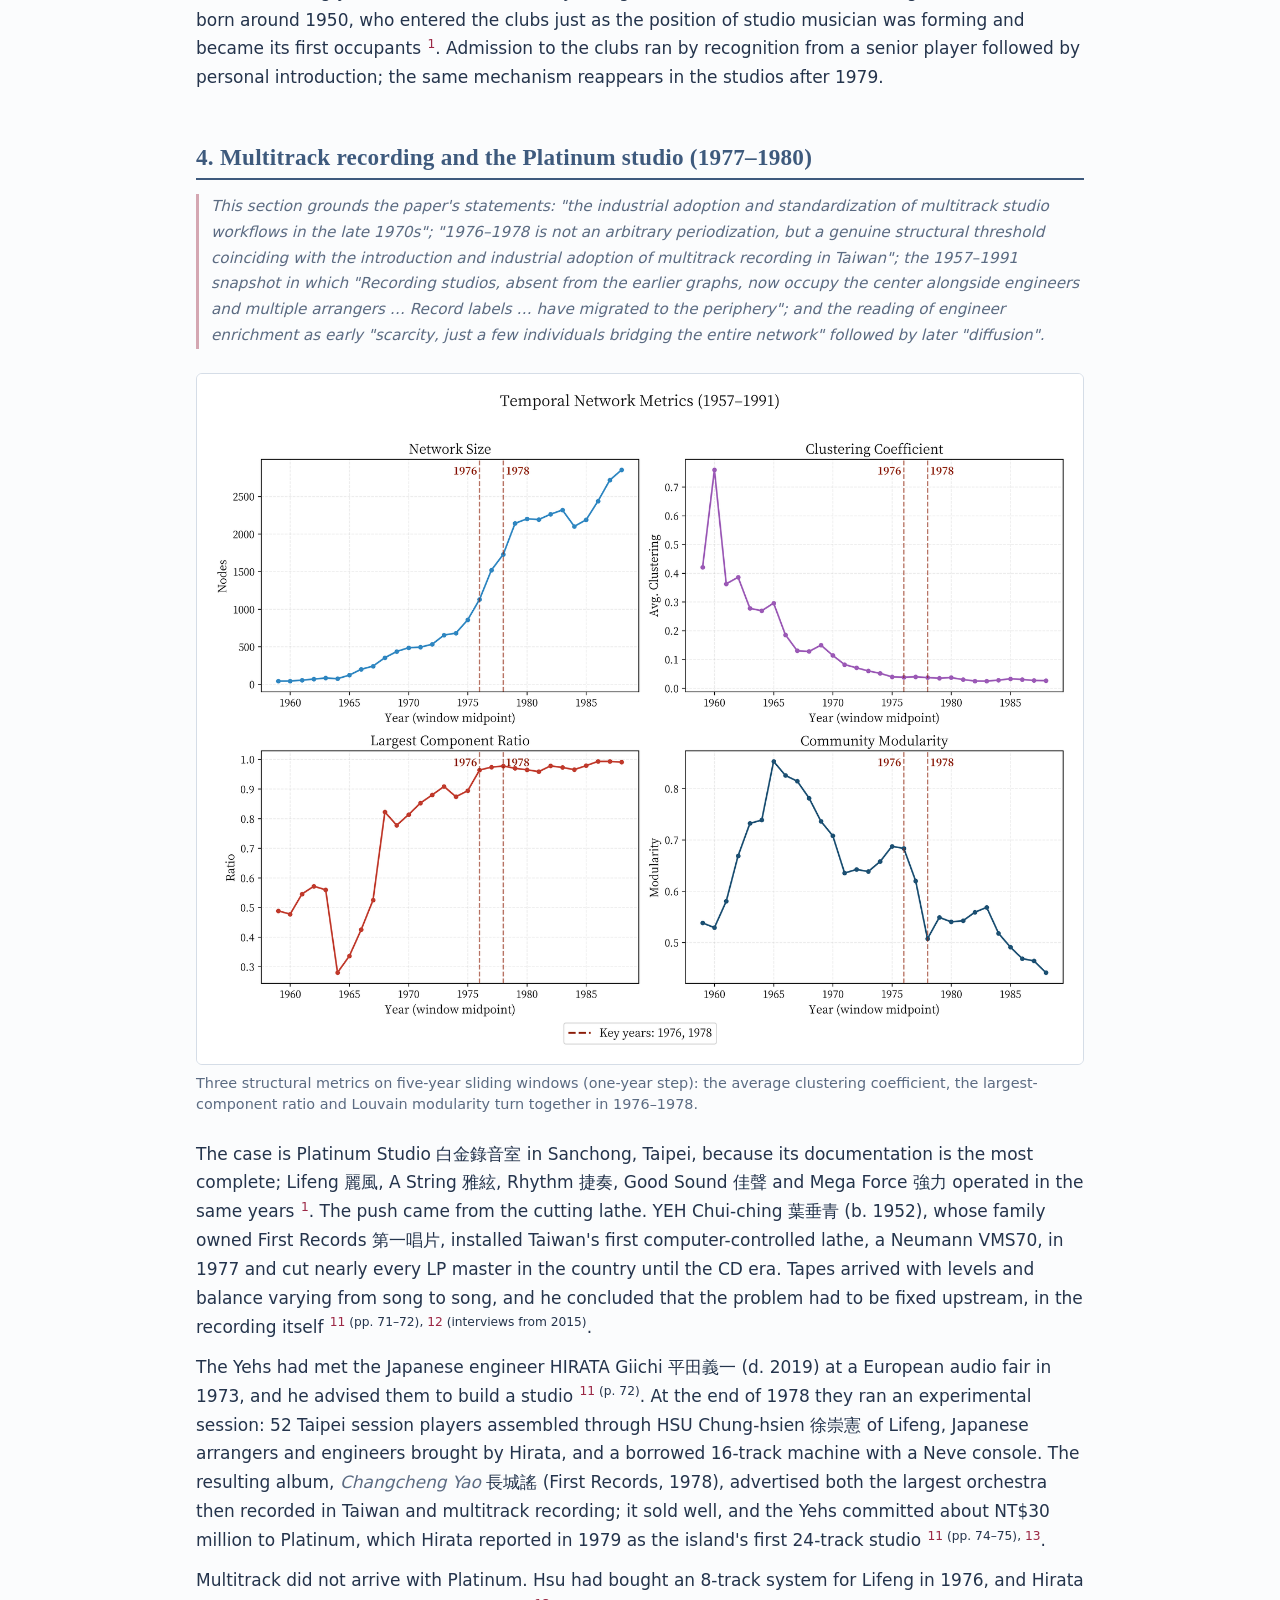
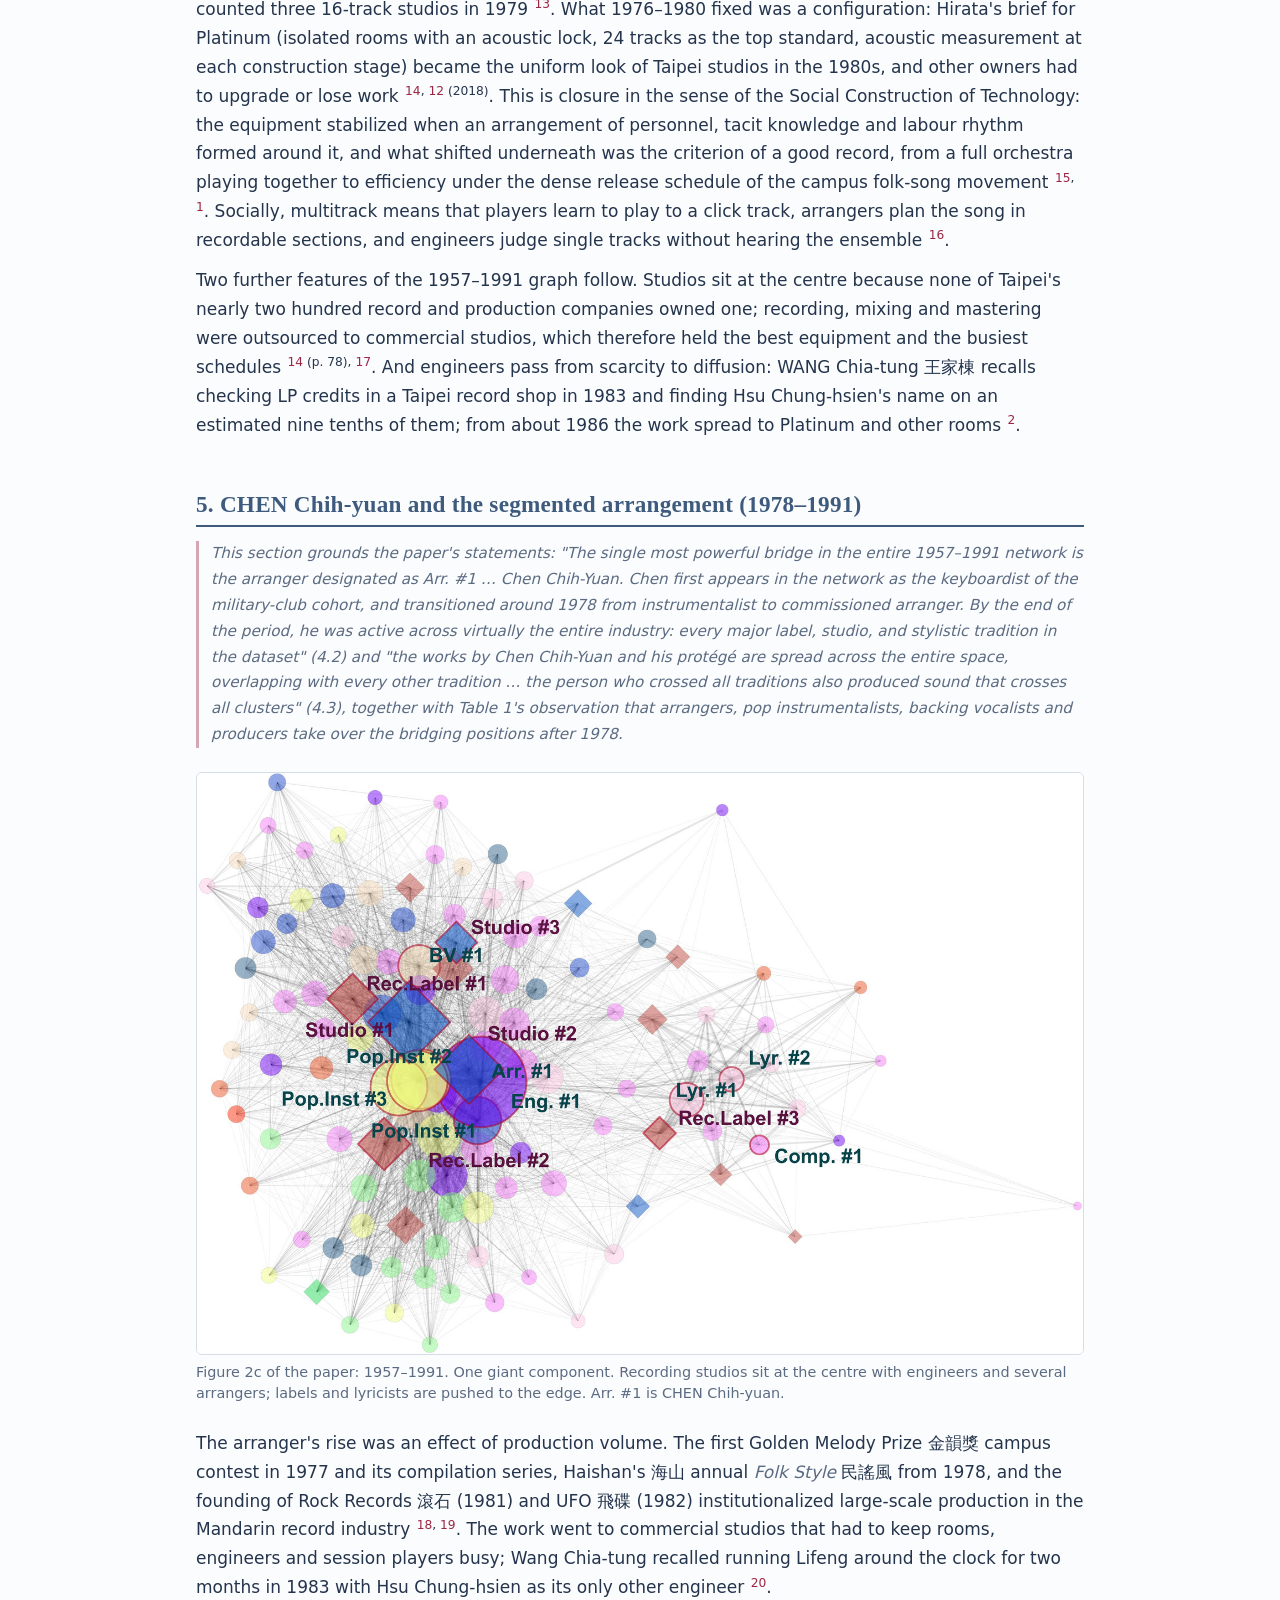
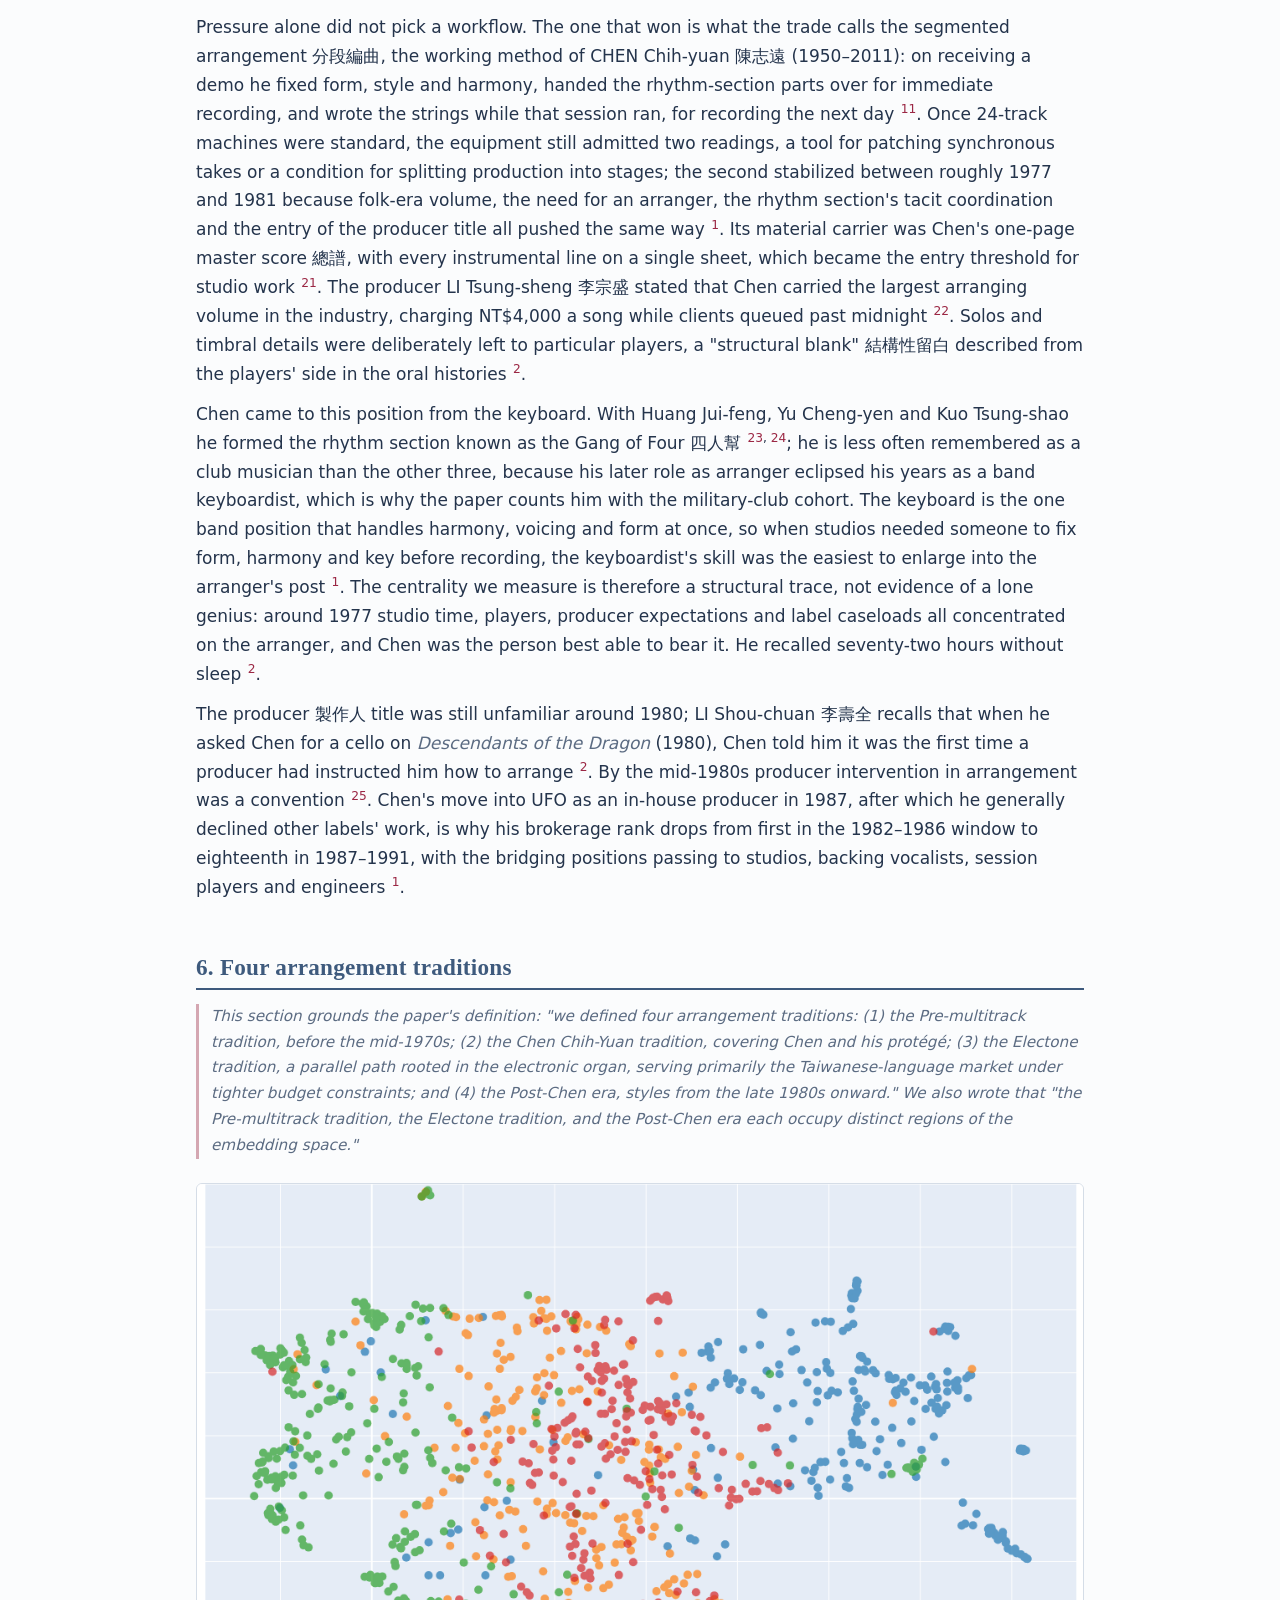
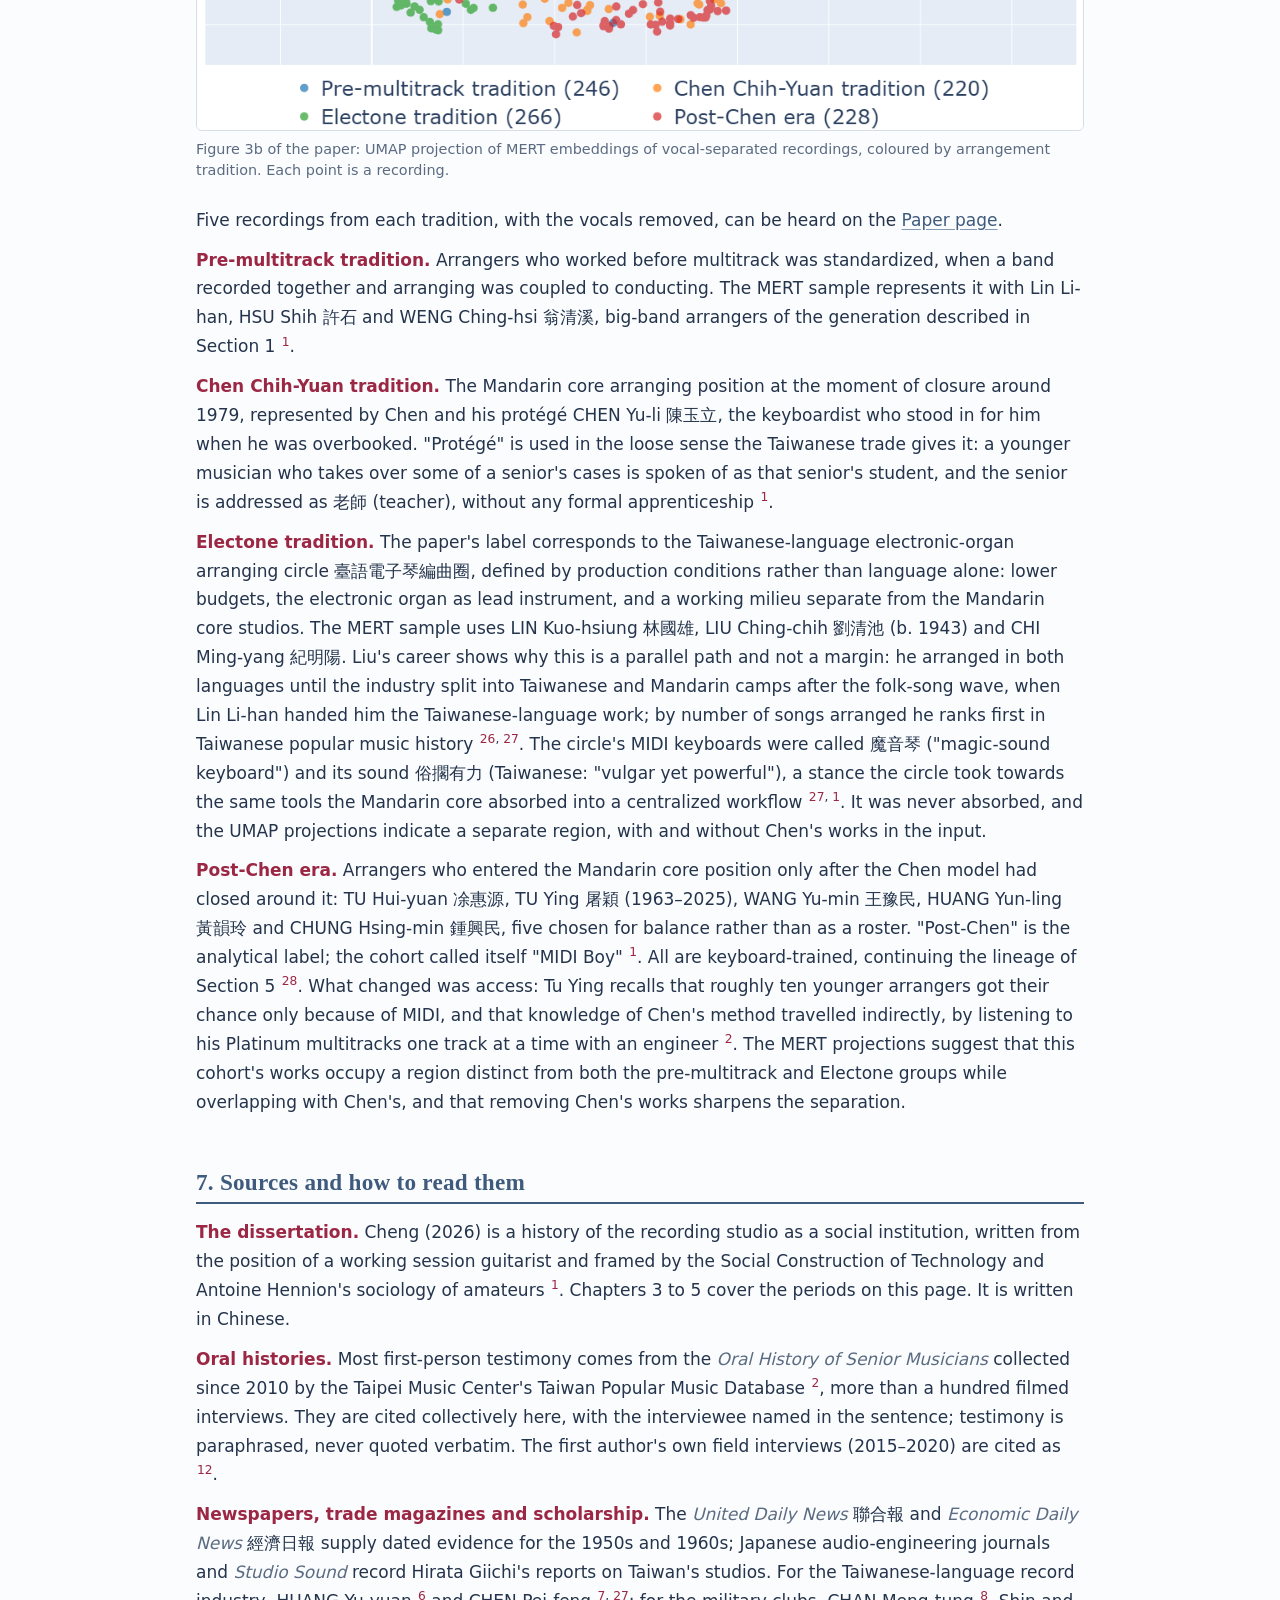
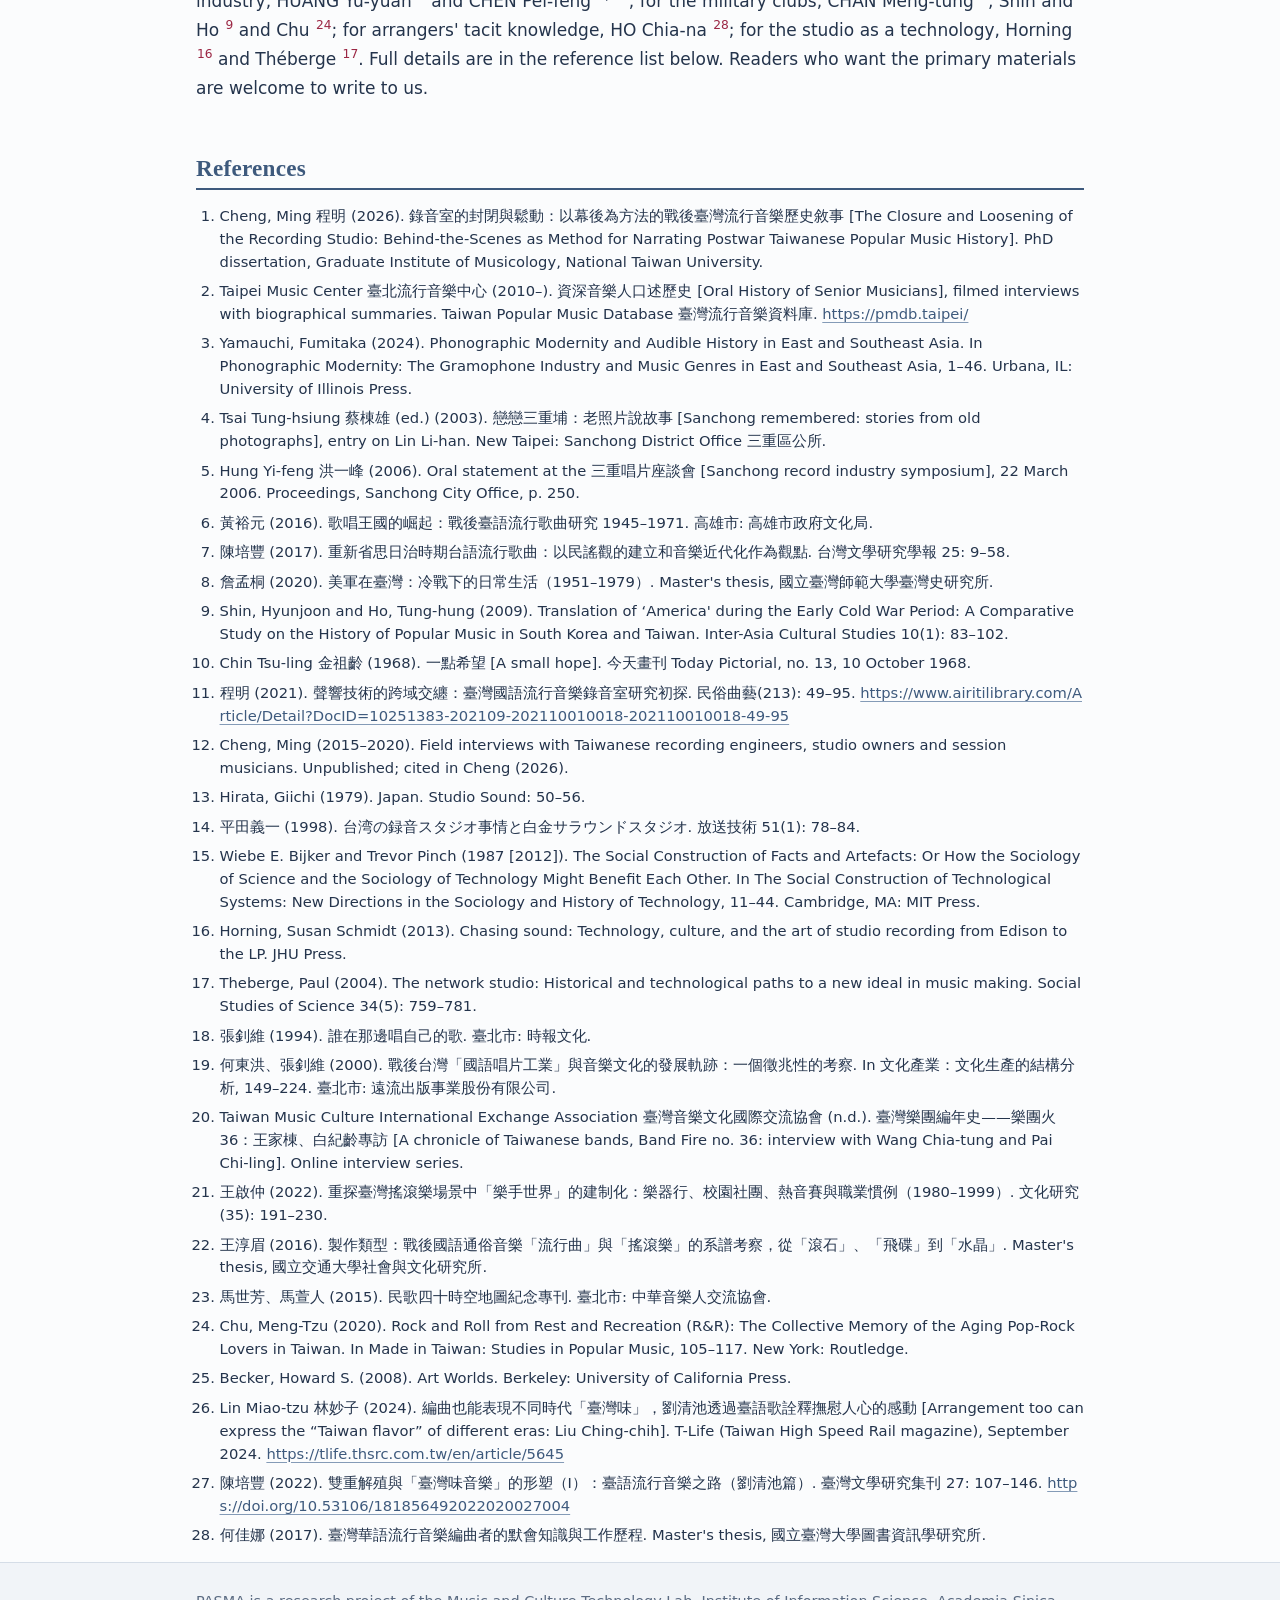
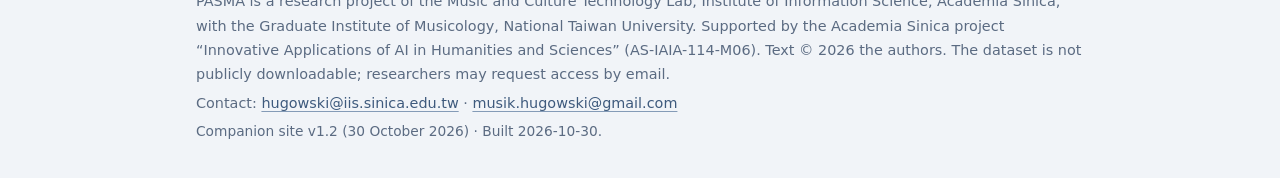
<file: history.html>
<!doctype html>
<html lang="en">
<head>
<meta charset="utf-8">
<meta name="viewport" content="width=device-width, initial-scale=1">
<title>Historical Context · PASMA</title>
<meta name="description" content="The historical background of postwar Taiwanese popular music that the ISMIR 2026 paper on PASMA could not fit into six pages, with sources.">
<meta name="build" content="2026-10-30T03:27">
<link rel="stylesheet" href="assets/css/site.css">
<link rel="icon" href="assets/img/favicon.svg" type="image/svg+xml">
</head>
<body class="page-history">
<header class="site-head"><div class="wrap">
<a class="brand" href="index.html"><span class="brand-main">PASMA</span><span class="brand-sub">Private Archive of Scanned Music Artifacts</span></a>
<nav class="site-nav" aria-label="Site"><a href="index.html">Overview</a><a href="history.html" aria-current="page">Historical Context</a><a href="people.html">Key People</a><a href="dataset.html">Dataset</a><a href="paper.html">Paper</a></nav>
</div></header>
<main class="wrap">
<h1 id="historical-context">Historical Context</h1>
<p class="lead">What the paper's networks and embeddings are measuring, and where the account comes from.</p>

<p>Our ISMIR 2026 paper reports a structural break in the backstage collaboration network of Taiwanese popular music around 1978, and reads it against the adoption of multitrack recording, the American military club circuit, the arranger CHEN Chih-yuan 陳志遠, and four arrangement traditions. Six pages could not supply the historical grounding these readings deserve. This page supplies the minimum: each section opens with the sentence from the paper that it grounds, then gives the historical account in a few paragraphs, with sources. It is not a summary of the history itself; that is told in the first author's dissertation <sup class="cite"><a href="#ref-cheng2026dissertation">1</a></sup>, from which this page is drawn, together with the oral histories, newspapers and scholarship listed in Section 7.</p>
<p>A note on names. Chinese and Japanese personal names are written surname first, as they are spoken, with the surname in capitals and the characters at first mention: CHEN Chih-yuan 陳志遠. Quotations from the paper, the figures reproduced from it and its labels for the four traditions keep the paper's own spelling (Chen Chih-Yuan).</p>
<div class="tablewrap"><table>
<thead>
<tr>
<th>Period</th>
<th>Backstage structure (network)</th>
<th>Sound (MERT)</th>
<th>Section</th>
</tr>
</thead>
<tbody>
<tr>
<td>1945–1960</td>
<td>No stable studio system; a single arranger, big bands, one-pass sessions</td>
<td>Pre-multitrack tradition</td>
<td>1</td>
</tr>
<tr>
<td>1960–1975</td>
<td>Radio, records and television as separate regimes; a market split by language; informal label exclusivity</td>
<td>Pre-multitrack tradition</td>
<td>2</td>
</tr>
<tr>
<td>1958–1977</td>
<td>American military clubs and the first band wave form a cohort of players</td>
<td>(the cohort's sound appears after 1978)</td>
<td>3</td>
</tr>
<tr>
<td>1977–1980</td>
<td>Multitrack adopted and standardized; commercial studios become the hubs</td>
<td>Break at 1977–1978</td>
<td>4</td>
</tr>
<tr>
<td>1978–1991</td>
<td>Segmented arrangement; the arranger as the industry's bridge; producers emerge</td>
<td>Chen Chih-Yuan tradition</td>
<td>5</td>
</tr>
<tr>
<td>1980s–1991</td>
<td>Taiwanese-language electronic-organ circle; MIDI-generation arrangers</td>
<td>Electone tradition; Post-Chen era</td>
<td>6</td>
</tr>
</tbody>
</table></div>
<h2 id="1-before-the-studio-a-fragmented-backstage-19451960">1. Before the studio: a fragmented backstage (1945–1960)</h2>
<p class="grounds"><em>This section grounds the paper's statements: "the network is visibly fragmented. A main component is organized around several record labels, surrounded by smaller peripheral clusters. The bridging nodes within the main component are predominantly lyricists, while arrangers and engineers occupy marginal positions" and "the Pre-multitrack tradition, before the mid-1970s".</em></p>
<figure><img loading="lazy" alt="Figure 2a of the paper: the cumulative collaboration network, 1957–1976. Record labels (diamonds) sit at the centre; lyricists bridge the main component; the Taiwanese-language community stands apart. Circles are persons, diamonds institutions; colour is role (legend below)." src="assets/img/network_1957_1976.jpg" /><figcaption>Figure 2a of the paper: the cumulative collaboration network, 1957–1976. Record labels (diamonds) sit at the centre; lyricists bridge the main component; the Taiwanese-language community stands apart. Circles are persons, diamonds institutions; colour is role (legend below).</figcaption></figure>
<figure><img loading="lazy" alt="Legend for the network figures." src="assets/img/network_legend.png" /><figcaption>Legend for the network figures.</figcaption></figure>
<p>Before 1960 there was no studio system to hold the backstage together. Open-air shows, film dubbing, radio and record sessions all existed, but the work behind them followed no repeatable routine. Recording was subordinate to performance: in the early 1950s the composer TSENG Chung-ying 曾仲影 (1922–2021) recorded film music in an actor's tatami room with an Ampex machine and five or six players, no metronome, and a restart from the top after any mistake <sup class="cite"><a href="#ref-pmdb-oralhistory">2</a></sup>. Engineers were attached to sessions, not a profession.</p>
<p>What held the players together was the pre-war record-session habit of a mixed band of five to ten reading at sight and finishing in one pass. KUO I-nan 郭一男 (b. 1931) recalled that the veterans at Asia Records 亞洲唱片 in the late 1950s played the moment a score was handed to them <sup class="cite"><a href="#ref-pmdb-oralhistory">2</a></sup>. This continuity with pre-war East Asian recording practice is what the paper's "Pre-multitrack tradition" refers to <sup class="cite"><a href="#ref-yamauchi2024phonomod">3</a>, <a href="#ref-cheng2026dissertation">1</a></sup>.</p>
<p>Arranging, where it was credited at all, was concentrated in one person: LIN Li-han 林禮涵 (1912–1979), a jazz pianist who had joined Victor Records 勝利唱片 in the Japanese era and after the war worked for several labels. A composer handed him the tune; instrumentation, voicing and harmony were his alone, written at the session and conducted in one synchronous take <sup class="cite"><a href="#ref-new-tsaitunghsiung2003">4</a>, <a href="#ref-new-hungyifeng2006">5</a></sup>. This is why the early network looks as it does. Liner notes of the period name a lyricist and composer on every record but an arranger only sometimes, and then almost always Lin; so the lyricists who wrote for several labels bridge the main component, while arrangers and engineers, few and tied to sessions, sit at the margin.</p>
<h2 id="2-media-segmentation-language-and-label-exclusivity-19601975">2. Media segmentation, language, and label exclusivity (1960–1975)</h2>
<p class="grounds"><em>This section grounds the paper's statements: "A separate community of Taiwanese-language performers is sparsely linked to the main network, reflecting both cross-label recording prohibitions and state policies prioritizing Mandarin" and that the giant component later absorbed "the previously coexisting production ecologies: Mandarin-language label circuits, the suppressed Taiwanese-language community, and the military-club cohort".</em></p>
<p>After 1960 radio, records and television became three distinct working regimes. On the front stage they produced clear categories: Mandarin versus Taiwanese, live broadcast versus studio recording, television big band versus nightclub combo. Backstage the same people crossed those lines. The singer CHI Lu-hsia 紀露霞 recalls one-take broadcasts for the Broadcasting Corporation of China, the same musicians moving on to Asia Records to cut several songs in an afternoon, and the tapes going to YEH Ho-ming 葉和鳴, who had built a studio from surplus American equipment, for disc cutting <sup class="cite"><a href="#ref-pmdb-oralhistory">2</a>, <a href="#ref-cheng2026dissertation">1</a></sup>.</p>
<p>The market was split by language, and the state stood behind the split. Broadcast time was divided between Mandarin and Taiwanese programmes, and labels ran separate language lines <sup class="cite"><a href="#ref-黃裕元2016歌唱王國">6</a>, <a href="#ref-chen2017rethinking">7</a></sup>. Kuo I-nan, founder of Nan Hsing Records 南星唱片 in Tainan, recalls that the government restricted Taiwanese-language songs on radio and that stations would not say so openly because the Garrison Command monitored them; Tseng Chung-ying recalls the Government Information Office making a television drama he scored switch from Taiwanese to Mandarin in the 1970s <sup class="cite"><a href="#ref-pmdb-oralhistory">2</a></sup>. This is why the Taiwanese-language community in the 1957–1976 snapshot appears sparse and inward-looking.</p>
<p>The paper's phrase "cross-label recording prohibitions" refers to neither a law nor a written contract. Exclusivity was informal and enforced by blacklisting: a singer or musician who recorded for a rival without the home label's blessing would not be hired by that label again. Kuo recounts bringing HUNG Yi-feng 洪一峰 to Asia Records around 1958; after Hung's first hit a Taipei label lured him away and Asia never recorded him again. Tseng, who recorded mainly for one Taipei label in the later 1960s, wrote for others only under pen names <sup class="cite"><a href="#ref-pmdb-oralhistory">2</a></sup>. Loyalty was secured by future access to work, not by a document.</p>
<h2 id="3-the-american-military-clubs-and-the-first-band-wave-19581977">3. The American military clubs and the first band wave (1958–1977)</h2>
<p class="grounds"><em>This section grounds the paper's statements: "A separate cluster emerges, centered on a cohort of pop instrumentalists and their band's keyboardist, who also served as their arranger, all from the American military club circuit, bringing ensemble-playing experience from years of live performance." and "[Chen Chih-Yuan] first appears in the network as the keyboardist of the military-club cohort … and transitioned around 1978 from instrumentalist to commissioned arranger."</em></p>
<figure><img loading="lazy" alt="Figure 2b of the paper: 1957–1978. At the threshold a separate cluster of pop instrumentalists from the military-club circuit appears, linked to the main body but not yet absorbed." src="assets/img/network_1957_1978.jpg" /><figcaption>Figure 2b of the paper: 1957–1978. At the threshold a separate cluster of pop instrumentalists from the military-club circuit appears, linked to the main body but not yet absorbed.</figcaption></figure>
<p>Between 1951 and 1979 there were fifteen American military clubs in Taiwan, members-only and graded by rank <sup class="cite"><a href="#ref-詹孟桐2020美軍">8</a></sup>. Against South Korea's more than 270 base clubs, this was a small and closed circuit that never became a wider scene <sup class="cite"><a href="#ref-shin_ho_2009_translation">9</a></sup>. The big-band slots went mostly to professional Filipino musicians; the bandleader CHIN Tsu-ling 金祖齡 wrote in 1968 that ninety per cent of the clubs hired Filipinos, and local bands found their opening where a small combo was wanted <sup class="cite"><a href="#ref-new-chin1968">10</a>, <a href="#ref-pmdb-oralhistory">2</a></sup>. Pay was three to six times an ordinary wage, and the entry condition was measurable: forty to fifty songs in stock, because a night meant four hours of continuous playing <sup class="cite"><a href="#ref-shin_ho_2009_translation">9</a>, <a href="#ref-pmdb-oralhistory">2</a></sup>.</p>
<p>The clubs were not the cradle of Taiwanese pop that later accounts make them. Club musicians had almost no chance to enter the record industry, where labels preferred to reproduce "original" recordings <sup class="cite"><a href="#ref-shin_ho_2009_translation">9</a></sup>. What the clubs did transmit was a work logic different from radio, records and television, where the singer or programme was the centre: in the clubs the band's overall sound was the unit of work, and years of four-hour nights built the ensemble coordination that records and books could not <sup class="cite"><a href="#ref-cheng2026dissertation">1</a></sup>. The Vietnam War enlarged the circuit; the guitarist YU Cheng-yen 游正彥 recalls Taichung filling with servicemen, clubs needing more bands than there were musicians, and off-duty Americans who had been professionals at home sitting in <sup class="cite"><a href="#ref-pmdb-oralhistory">2</a></sup>.</p>
<p>The cohort behind the separate cluster in the 1957–1978 snapshot is the younger generation of this wave: Yu Cheng-yen, the drummer HUANG Jui-feng 黃瑞豐 and the bassist KUO Tsung-shao 郭宗韶, all born around 1950, who entered the clubs just as the position of studio musician was forming and became its first occupants <sup class="cite"><a href="#ref-cheng2026dissertation">1</a></sup>. Admission to the clubs ran by recognition from a senior player followed by personal introduction; the same mechanism reappears in the studios after 1979.</p>
<h2 id="4-multitrack-recording-and-the-platinum-studio-19771980">4. Multitrack recording and the Platinum studio (1977–1980)</h2>
<p class="grounds"><em>This section grounds the paper's statements: "the industrial adoption and standardization of multitrack studio workflows in the late 1970s"; "1976–1978 is not an arbitrary periodization, but a genuine structural threshold coinciding with the introduction and industrial adoption of multitrack recording in Taiwan"; the 1957–1991 snapshot in which "Recording studios, absent from the earlier graphs, now occupy the center alongside engineers and multiple arrangers … Record labels … have migrated to the periphery"; and the reading of engineer enrichment as early "scarcity, just a few individuals bridging the entire network" followed by later "diffusion".</em></p>
<figure><img loading="lazy" alt="Three structural metrics on five-year sliding windows (one-year step): the average clustering coefficient, the largest-component ratio and Louvain modularity turn together in 1976–1978." src="assets/img/temporal_curves.png" /><figcaption>Three structural metrics on five-year sliding windows (one-year step): the average clustering coefficient, the largest-component ratio and Louvain modularity turn together in 1976–1978.</figcaption></figure>
<p>The case is Platinum Studio 白金錄音室 in Sanchong, Taipei, because its documentation is the most complete; Lifeng 麗風, A String 雅絃, Rhythm 捷奏, Good Sound 佳聲 and Mega Force 強力 operated in the same years <sup class="cite"><a href="#ref-cheng2026dissertation">1</a></sup>. The push came from the cutting lathe. YEH Chui-ching 葉垂青 (b. 1952), whose family owned First Records 第一唱片, installed Taiwan's first computer-controlled lathe, a Neumann VMS70, in 1977 and cut nearly every LP master in the country until the CD era. Tapes arrived with levels and balance varying from song to song, and he concluded that the problem had to be fixed upstream, in the recording itself <sup class="cite"><a href="#ref-程明2021聲響技術">11</a> <span class="loc">(pp. 71–72)</span>, <a href="#ref-cheng-fieldwork">12</a> <span class="loc">(interviews from 2015)</span></sup>.</p>
<p>The Yehs had met the Japanese engineer HIRATA Giichi 平田義一 (d. 2019) at a European audio fair in 1973, and he advised them to build a studio <sup class="cite"><a href="#ref-程明2021聲響技術">11</a> <span class="loc">(p. 72)</span></sup>. At the end of 1978 they ran an experimental session: 52 Taipei session players assembled through HSU Chung-hsien 徐崇憲 of Lifeng, Japanese arrangers and engineers brought by Hirata, and a borrowed 16-track machine with a Neve console. The resulting album, <em>Changcheng Yao</em> 長城謠 (First Records, 1978), advertised both the largest orchestra then recorded in Taiwan and multitrack recording; it sold well, and the Yehs committed about NT$30 million to Platinum, which Hirata reported in 1979 as the island's first 24-track studio <sup class="cite"><a href="#ref-程明2021聲響技術">11</a> <span class="loc">(pp. 74–75)</span>, <a href="#ref-hirata_japan_1979">13</a></sup>.</p>
<p>Multitrack did not arrive with Platinum. Hsu had bought an 8-track system for Lifeng in 1976, and Hirata counted three 16-track studios in 1979 <sup class="cite"><a href="#ref-hirata_japan_1979">13</a></sup>. What 1976–1980 fixed was a configuration: Hirata's brief for Platinum (isolated rooms with an acoustic lock, 24 tracks as the top standard, acoustic measurement at each construction stage) became the uniform look of Taipei studios in the 1980s, and other owners had to upgrade or lose work <sup class="cite"><a href="#ref-hirata_1998_baijin">14</a>, <a href="#ref-cheng-fieldwork">12</a> <span class="loc">(2018)</span></sup>. This is closure in the sense of the Social Construction of Technology: the equipment stabilized when an arrangement of personnel, tacit knowledge and labour rhythm formed around it, and what shifted underneath was the criterion of a good record, from a full orchestra playing together to efficiency under the dense release schedule of the campus folk-song movement <sup class="cite"><a href="#ref-Bijker1987FactsAndArtefacts">15</a>, <a href="#ref-cheng2026dissertation">1</a></sup>. Socially, multitrack means that players learn to play to a click track, arrangers plan the song in recordable sections, and engineers judge single tracks without hearing the ensemble <sup class="cite"><a href="#ref-horning2013chasing">16</a></sup>.</p>
<p>Two further features of the 1957–1991 graph follow. Studios sit at the centre because none of Taipei's nearly two hundred record and production companies owned one; recording, mixing and mastering were outsourced to commercial studios, which therefore held the best equipment and the busiest schedules <sup class="cite"><a href="#ref-hirata_1998_baijin">14</a> <span class="loc">(p. 78)</span>, <a href="#ref-theberge2004network">17</a></sup>. And engineers pass from scarcity to diffusion: WANG Chia-tung 王家棟 recalls checking LP credits in a Taipei record shop in 1983 and finding Hsu Chung-hsien's name on an estimated nine tenths of them; from about 1986 the work spread to Platinum and other rooms <sup class="cite"><a href="#ref-pmdb-oralhistory">2</a></sup>.</p>
<h2 id="5-chen-chih-yuan-and-the-segmented-arrangement-19781991">5. CHEN Chih-yuan and the segmented arrangement (1978–1991)</h2>
<p class="grounds"><em>This section grounds the paper's statements: "The single most powerful bridge in the entire 1957–1991 network is the arranger designated as Arr. #1 … Chen Chih-Yuan. Chen first appears in the network as the keyboardist of the military-club cohort, and transitioned around 1978 from instrumentalist to commissioned arranger. By the end of the period, he was active across virtually the entire industry: every major label, studio, and stylistic tradition in the dataset" (4.2) and "the works by Chen Chih-Yuan and his protégé are spread across the entire space, overlapping with every other tradition … the person who crossed all traditions also produced sound that crosses all clusters" (4.3), together with Table 1's observation that arrangers, pop instrumentalists, backing vocalists and producers take over the bridging positions after 1978.</em></p>
<figure><img loading="lazy" alt="Figure 2c of the paper: 1957–1991. One giant component. Recording studios sit at the centre with engineers and several arrangers; labels and lyricists are pushed to the edge. Arr. #1 is CHEN Chih-yuan." src="assets/img/network_1957_1991.jpg" /><figcaption>Figure 2c of the paper: 1957–1991. One giant component. Recording studios sit at the centre with engineers and several arrangers; labels and lyricists are pushed to the edge. Arr. #1 is CHEN Chih-yuan.</figcaption></figure>
<p>The arranger's rise was an effect of production volume. The first Golden Melody Prize 金韻獎 campus contest in 1977 and its compilation series, Haishan's 海山 annual <em>Folk Style</em> 民謠風 from 1978, and the founding of Rock Records 滾石 (1981) and UFO 飛碟 (1982) institutionalized large-scale production in the Mandarin record industry <sup class="cite"><a href="#ref-張釗維1994誰在那邊">18</a>, <a href="#ref-何東洪張釗維2000國語唱片">19</a></sup>. The work went to commercial studios that had to keep rooms, engineers and session players busy; Wang Chia-tung recalled running Lifeng around the clock for two months in 1983 with Hsu Chung-hsien as its only other engineer <sup class="cite"><a href="#ref-new-tmcia-bandfire36">20</a></sup>.</p>
<p>Pressure alone did not pick a workflow. The one that won is what the trade calls the segmented arrangement 分段編曲, the working method of CHEN Chih-yuan 陳志遠 (1950–2011): on receiving a demo he fixed form, style and harmony, handed the rhythm-section parts over for immediate recording, and wrote the strings while that session ran, for recording the next day <sup class="cite"><a href="#ref-程明2021聲響技術">11</a></sup>. Once 24-track machines were standard, the equipment still admitted two readings, a tool for patching synchronous takes or a condition for splitting production into stages; the second stabilized between roughly 1977 and 1981 because folk-era volume, the need for an arranger, the rhythm section's tacit coordination and the entry of the producer title all pushed the same way <sup class="cite"><a href="#ref-cheng2026dissertation">1</a></sup>. Its material carrier was Chen's one-page master score 總譜, with every instrumental line on a single sheet, which became the entry threshold for studio work <sup class="cite"><a href="#ref-王啟仲2022重探臺灣搖滾樂場景中">21</a></sup>. The producer LI Tsung-sheng 李宗盛 stated that Chen carried the largest arranging volume in the industry, charging NT$4,000 a song while clients queued past midnight <sup class="cite"><a href="#ref-王淳眉2016製作">22</a></sup>. Solos and timbral details were deliberately left to particular players, a "structural blank" 結構性留白 described from the players' side in the oral histories <sup class="cite"><a href="#ref-pmdb-oralhistory">2</a></sup>.</p>
<p>Chen came to this position from the keyboard. With Huang Jui-feng, Yu Cheng-yen and Kuo Tsung-shao he formed the rhythm section known as the Gang of Four 四人幫 <sup class="cite"><a href="#ref-馬世芳2015時空地圖">23</a>, <a href="#ref-chu2020rnr">24</a></sup>; he is less often remembered as a club musician than the other three, because his later role as arranger eclipsed his years as a band keyboardist, which is why the paper counts him with the military-club cohort. The keyboard is the one band position that handles harmony, voicing and form at once, so when studios needed someone to fix form, harmony and key before recording, the keyboardist's skill was the easiest to enlarge into the arranger's post <sup class="cite"><a href="#ref-cheng2026dissertation">1</a></sup>. The centrality we measure is therefore a structural trace, not evidence of a lone genius: around 1977 studio time, players, producer expectations and label caseloads all concentrated on the arranger, and Chen was the person best able to bear it. He recalled seventy-two hours without sleep <sup class="cite"><a href="#ref-pmdb-oralhistory">2</a></sup>.</p>
<p>The producer 製作人 title was still unfamiliar around 1980; LI Shou-chuan 李壽全 recalls that when he asked Chen for a cello on <em>Descendants of the Dragon</em> (1980), Chen told him it was the first time a producer had instructed him how to arrange <sup class="cite"><a href="#ref-pmdb-oralhistory">2</a></sup>. By the mid-1980s producer intervention in arrangement was a convention <sup class="cite"><a href="#ref-becker2008artworlds">25</a></sup>. Chen's move into UFO as an in-house producer in 1987, after which he generally declined other labels' work, is why his brokerage rank drops from first in the 1982–1986 window to eighteenth in 1987–1991, with the bridging positions passing to studios, backing vocalists, session players and engineers <sup class="cite"><a href="#ref-cheng2026dissertation">1</a></sup>.</p>
<h2 id="6-four-arrangement-traditions">6. Four arrangement traditions</h2>
<p class="grounds"><em>This section grounds the paper's definition: "we defined four arrangement traditions: (1) the Pre-multitrack tradition, before the mid-1970s; (2) the Chen Chih-Yuan tradition, covering Chen and his protégé; (3) the Electone tradition, a parallel path rooted in the electronic organ, serving primarily the Taiwanese-language market under tighter budget constraints; and (4) the Post-Chen era, styles from the late 1980s onward." We also wrote that "the Pre-multitrack tradition, the Electone tradition, and the Post-Chen era each occupy distinct regions of the embedding space."</em></p>
<figure><img loading="lazy" alt="Figure 3b of the paper: UMAP projection of MERT embeddings of vocal-separated recordings, coloured by arrangement tradition. Each point is a recording." src="assets/img/mert_traditions.png" /><figcaption>Figure 3b of the paper: UMAP projection of MERT embeddings of vocal-separated recordings, coloured by arrangement tradition. Each point is a recording.</figcaption></figure>
<p>Five recordings from each tradition, with the vocals removed, can be heard on the <a href="paper.html#listen">Paper page</a>.</p>
<p><strong>Pre-multitrack tradition.</strong> Arrangers who worked before multitrack was standardized, when a band recorded together and arranging was coupled to conducting. The MERT sample represents it with Lin Li-han, HSU Shih 許石 and WENG Ching-hsi 翁清溪, big-band arrangers of the generation described in Section 1 <sup class="cite"><a href="#ref-cheng2026dissertation">1</a></sup>.</p>
<p><strong>Chen Chih-Yuan tradition.</strong> The Mandarin core arranging position at the moment of closure around 1979, represented by Chen and his protégé CHEN Yu-li 陳玉立, the keyboardist who stood in for him when he was overbooked. "Protégé" is used in the loose sense the Taiwanese trade gives it: a younger musician who takes over some of a senior's cases is spoken of as that senior's student, and the senior is addressed as 老師 (teacher), without any formal apprenticeship <sup class="cite"><a href="#ref-cheng2026dissertation">1</a></sup>.</p>
<p><strong>Electone tradition.</strong> The paper's label corresponds to the Taiwanese-language electronic-organ arranging circle 臺語電子琴編曲圈, defined by production conditions rather than language alone: lower budgets, the electronic organ as lead instrument, and a working milieu separate from the Mandarin core studios. The MERT sample uses LIN Kuo-hsiung 林國雄, LIU Ching-chih 劉清池 (b. 1943) and CHI Ming-yang 紀明陽. Liu's career shows why this is a parallel path and not a margin: he arranged in both languages until the industry split into Taiwanese and Mandarin camps after the folk-song wave, when Lin Li-han handed him the Taiwanese-language work; by number of songs arranged he ranks first in Taiwanese popular music history <sup class="cite"><a href="#ref-new-linmiaozi2024">26</a>, <a href="#ref-chen2022decolonization">27</a></sup>. The circle's MIDI keyboards were called 魔音琴 ("magic-sound keyboard") and its sound 俗擱有力 (Taiwanese: "vulgar yet powerful"), a stance the circle took towards the same tools the Mandarin core absorbed into a centralized workflow <sup class="cite"><a href="#ref-chen2022decolonization">27</a>, <a href="#ref-cheng2026dissertation">1</a></sup>. It was never absorbed, and the UMAP projections indicate a separate region, with and without Chen's works in the input.</p>
<p><strong>Post-Chen era.</strong> Arrangers who entered the Mandarin core position only after the Chen model had closed around it: TU Hui-yuan 凃惠源, TU Ying 屠穎 (1963–2025), WANG Yu-min 王豫民, HUANG Yun-ling 黃韻玲 and CHUNG Hsing-min 鍾興民, five chosen for balance rather than as a roster. "Post-Chen" is the analytical label; the cohort called itself "MIDI Boy" <sup class="cite"><a href="#ref-cheng2026dissertation">1</a></sup>. All are keyboard-trained, continuing the lineage of Section 5 <sup class="cite"><a href="#ref-何佳娜2017默會">28</a></sup>. What changed was access: Tu Ying recalls that roughly ten younger arrangers got their chance only because of MIDI, and that knowledge of Chen's method travelled indirectly, by listening to his Platinum multitracks one track at a time with an engineer <sup class="cite"><a href="#ref-pmdb-oralhistory">2</a></sup>. The MERT projections suggest that this cohort's works occupy a region distinct from both the pre-multitrack and Electone groups while overlapping with Chen's, and that removing Chen's works sharpens the separation.</p>
<h2 id="7-sources-and-how-to-read-them">7. Sources and how to read them</h2>
<p><strong>The dissertation.</strong> Cheng (2026) is a history of the recording studio as a social institution, written from the position of a working session guitarist and framed by the Social Construction of Technology and Antoine Hennion's sociology of amateurs <sup class="cite"><a href="#ref-cheng2026dissertation">1</a></sup>. Chapters 3 to 5 cover the periods on this page. It is written in Chinese.</p>
<p><strong>Oral histories.</strong> Most first-person testimony comes from the <em>Oral History of Senior Musicians</em> collected since 2010 by the Taipei Music Center's Taiwan Popular Music Database <sup class="cite"><a href="#ref-pmdb-oralhistory">2</a></sup>, more than a hundred filmed interviews. They are cited collectively here, with the interviewee named in the sentence; testimony is paraphrased, never quoted verbatim. The first author's own field interviews (2015–2020) are cited as <sup class="cite"><a href="#ref-cheng-fieldwork">12</a></sup>.</p>
<p><strong>Newspapers, trade magazines and scholarship.</strong> The <em>United Daily News</em> 聯合報 and <em>Economic Daily News</em> 經濟日報 supply dated evidence for the 1950s and 1960s; Japanese audio-engineering journals and <em>Studio Sound</em> record Hirata Giichi's reports on Taiwan's studios. For the Taiwanese-language record industry, HUANG Yu-yuan <sup class="cite"><a href="#ref-黃裕元2016歌唱王國">6</a></sup> and CHEN Pei-feng <sup class="cite"><a href="#ref-chen2017rethinking">7</a>, <a href="#ref-chen2022decolonization">27</a></sup>; for the military clubs, CHAN Meng-tung <sup class="cite"><a href="#ref-詹孟桐2020美軍">8</a></sup>, Shin and Ho <sup class="cite"><a href="#ref-shin_ho_2009_translation">9</a></sup> and Chu <sup class="cite"><a href="#ref-chu2020rnr">24</a></sup>; for arrangers' tacit knowledge, HO Chia-na <sup class="cite"><a href="#ref-何佳娜2017默會">28</a></sup>; for the studio as a technology, Horning <sup class="cite"><a href="#ref-horning2013chasing">16</a></sup> and Théberge <sup class="cite"><a href="#ref-theberge2004network">17</a></sup>. Full details are in the reference list below. Readers who want the primary materials are welcome to write to us.</p><section id="references" class="references"><h2>References</h2><ol><li id="ref-cheng2026dissertation">Cheng, Ming 程明 (2026). 錄音室的封閉與鬆動：以幕後為方法的戰後臺灣流行音樂歷史敘事 [The Closure and Loosening of the Recording Studio: Behind-the-Scenes as Method for Narrating Postwar Taiwanese Popular Music History]. PhD dissertation, Graduate Institute of Musicology, National Taiwan University.</li><li id="ref-pmdb-oralhistory">Taipei Music Center 臺北流行音樂中心 (2010–). 資深音樂人口述歷史 [Oral History of Senior Musicians], filmed interviews with biographical summaries. Taiwan Popular Music Database 臺灣流行音樂資料庫. <a href="https://pmdb.taipei/" rel="noopener">https://pmdb.taipei/</a></li><li id="ref-yamauchi2024phonomod">Yamauchi, Fumitaka (2024). Phonographic Modernity and Audible History in East and Southeast Asia. In Phonographic Modernity: The Gramophone Industry and Music Genres in East and Southeast Asia, 1–46. Urbana, IL: University of Illinois Press.</li><li id="ref-new-tsaitunghsiung2003">Tsai Tung-hsiung 蔡棟雄 (ed.) (2003). 戀戀三重埔：老照片說故事 [Sanchong remembered: stories from old photographs], entry on Lin Li-han. New Taipei: Sanchong District Office 三重區公所.</li><li id="ref-new-hungyifeng2006">Hung Yi-feng 洪一峰 (2006). Oral statement at the 三重唱片座談會 [Sanchong record industry symposium], 22 March 2006. Proceedings, Sanchong City Office, p. 250.</li><li id="ref-黃裕元2016歌唱王國">黃裕元 (2016). 歌唱王國的崛起：戰後臺語流行歌曲研究 1945–1971. 高雄市: 高雄市政府文化局.</li><li id="ref-chen2017rethinking">陳培豐 (2017). 重新省思日治時期台語流行歌曲：以民謠觀的建立和音樂近代化作為觀點. 台灣文學研究學報 25: 9–58.</li><li id="ref-詹孟桐2020美軍">詹孟桐 (2020). 美軍在臺灣：冷戰下的日常生活（1951–1979）. Master&#x27;s thesis, 國立臺灣師範大學臺灣史研究所.</li><li id="ref-shin_ho_2009_translation">Shin, Hyunjoon and Ho, Tung-hung (2009). Translation of ‘America&#x27; during the Early Cold War Period: A Comparative Study on the History of Popular Music in South Korea and Taiwan. Inter-Asia Cultural Studies 10(1): 83–102.</li><li id="ref-new-chin1968">Chin Tsu-ling 金祖齡 (1968). 一點希望 [A small hope]. 今天畫刊 Today Pictorial, no. 13, 10 October 1968.</li><li id="ref-程明2021聲響技術">程明 (2021). 聲響技術的跨域交纏：臺灣國語流行音樂錄音室研究初探. 民俗曲藝(213): 49–95. <a href="https://www.airitilibrary.com/Article/Detail?DocID=10251383-202109-202110010018-202110010018-49-95" rel="noopener">https://www.airitilibrary.com/Article/Detail?DocID=10251383-202109-202110010018-202110010018-49-95</a></li><li id="ref-cheng-fieldwork">Cheng, Ming (2015–2020). Field interviews with Taiwanese recording engineers, studio owners and session musicians. Unpublished; cited in Cheng (2026).</li><li id="ref-hirata_japan_1979">Hirata, Giichi (1979). Japan. Studio Sound: 50–56.</li><li id="ref-hirata_1998_baijin">平田義一 (1998). 台湾の録音スタジオ事情と白金サラウンドスタジオ. 放送技術 51(1): 78–84.</li><li id="ref-Bijker1987FactsAndArtefacts">Wiebe E. Bijker and Trevor Pinch (1987 [2012]). The Social Construction of Facts and Artefacts: Or How the Sociology of Science and the Sociology of Technology Might Benefit Each Other. In The Social Construction of Technological Systems: New Directions in the Sociology and History of Technology, 11–44. Cambridge, MA: MIT Press.</li><li id="ref-horning2013chasing">Horning, Susan Schmidt (2013). Chasing sound: Technology, culture, and the art of studio recording from Edison to the LP. JHU Press.</li><li id="ref-theberge2004network">Theberge, Paul (2004). The network studio: Historical and technological paths to a new ideal in music making. Social Studies of Science 34(5): 759–781.</li><li id="ref-張釗維1994誰在那邊">張釗維 (1994). 誰在那邊唱自己的歌. 臺北市: 時報文化.</li><li id="ref-何東洪張釗維2000國語唱片">何東洪、張釗維 (2000). 戰後台灣「國語唱片工業」與音樂文化的發展軌跡：一個徵兆性的考察. In 文化產業：文化生產的結構分析, 149–224. 臺北市: 遠流出版事業股份有限公司.</li><li id="ref-new-tmcia-bandfire36">Taiwan Music Culture International Exchange Association 臺灣音樂文化國際交流協會 (n.d.). 臺灣樂團編年史——樂團火 36：王家棟、白紀齡專訪 [A chronicle of Taiwanese bands, Band Fire no. 36: interview with Wang Chia-tung and Pai Chi-ling]. Online interview series.</li><li id="ref-王啟仲2022重探臺灣搖滾樂場景中">王啟仲 (2022). 重探臺灣搖滾樂場景中「樂手世界」的建制化：樂器行、校園社團、熱音賽與職業慣例（1980–1999）. 文化研究(35): 191–230.</li><li id="ref-王淳眉2016製作">王淳眉 (2016). 製作類型：戰後國語通俗音樂「流行曲」與「搖滾樂」的系譜考察，從「滾石」、「飛碟」到「水晶」. Master&#x27;s thesis, 國立交通大學社會與文化研究所.</li><li id="ref-馬世芳2015時空地圖">馬世芳、馬萱人 (2015). 民歌四十時空地圖紀念專刊. 臺北市: 中華音樂人交流協會.</li><li id="ref-chu2020rnr">Chu, Meng-Tzu (2020). Rock and Roll from Rest and Recreation (R&amp;R): The Collective Memory of the Aging Pop-Rock Lovers in Taiwan. In Made in Taiwan: Studies in Popular Music, 105–117. New York: Routledge.</li><li id="ref-becker2008artworlds">Becker, Howard S. (2008). Art Worlds. Berkeley: University of California Press.</li><li id="ref-new-linmiaozi2024">Lin Miao-tzu 林妙子 (2024). 編曲也能表現不同時代「臺灣味」，劉清池透過臺語歌詮釋撫慰人心的感動 [Arrangement too can express the “Taiwan flavor” of different eras: Liu Ching-chih]. T-Life (Taiwan High Speed Rail magazine), September 2024. <a href="https://tlife.thsrc.com.tw/en/article/5645" rel="noopener">https://tlife.thsrc.com.tw/en/article/5645</a></li><li id="ref-chen2022decolonization">陳培豐 (2022). 雙重解殖與「臺灣味音樂」的形塑（Ⅰ）：臺語流行音樂之路（劉清池篇）. 臺灣文學研究集刊 27: 107–146. <a href="https://doi.org/10.53106/181856492022020027004" rel="noopener">https://doi.org/10.53106/181856492022020027004</a></li><li id="ref-何佳娜2017默會">何佳娜 (2017). 臺灣華語流行音樂編曲者的默會知識與工作歷程. Master&#x27;s thesis, 國立臺灣大學圖書資訊學研究所.</li></ol></section>
</main>
<footer class="site-foot"><div class="wrap">
<p>PASMA is a research project of the Music and Culture Technology Lab, Institute of Information Science, Academia Sinica, with the Graduate Institute of Musicology, National Taiwan University. Supported by the Academia Sinica project “Innovative Applications of AI in Humanities and Sciences” (AS-IAIA-114-M06). Text © 2026 the authors. The dataset is not publicly downloadable; researchers may request access by email.</p>
<p>Contact: <a href="mailto:hugowski@iis.sinica.edu.tw">hugowski@iis.sinica.edu.tw</a> · <a href="mailto:musik.hugowski@gmail.com">musik.hugowski@gmail.com</a></p>
<p class="small">Companion site v1.2 (30 October 2026) · Built 2026-10-30.</p>
</div></footer>
</body>
</html>
</file>
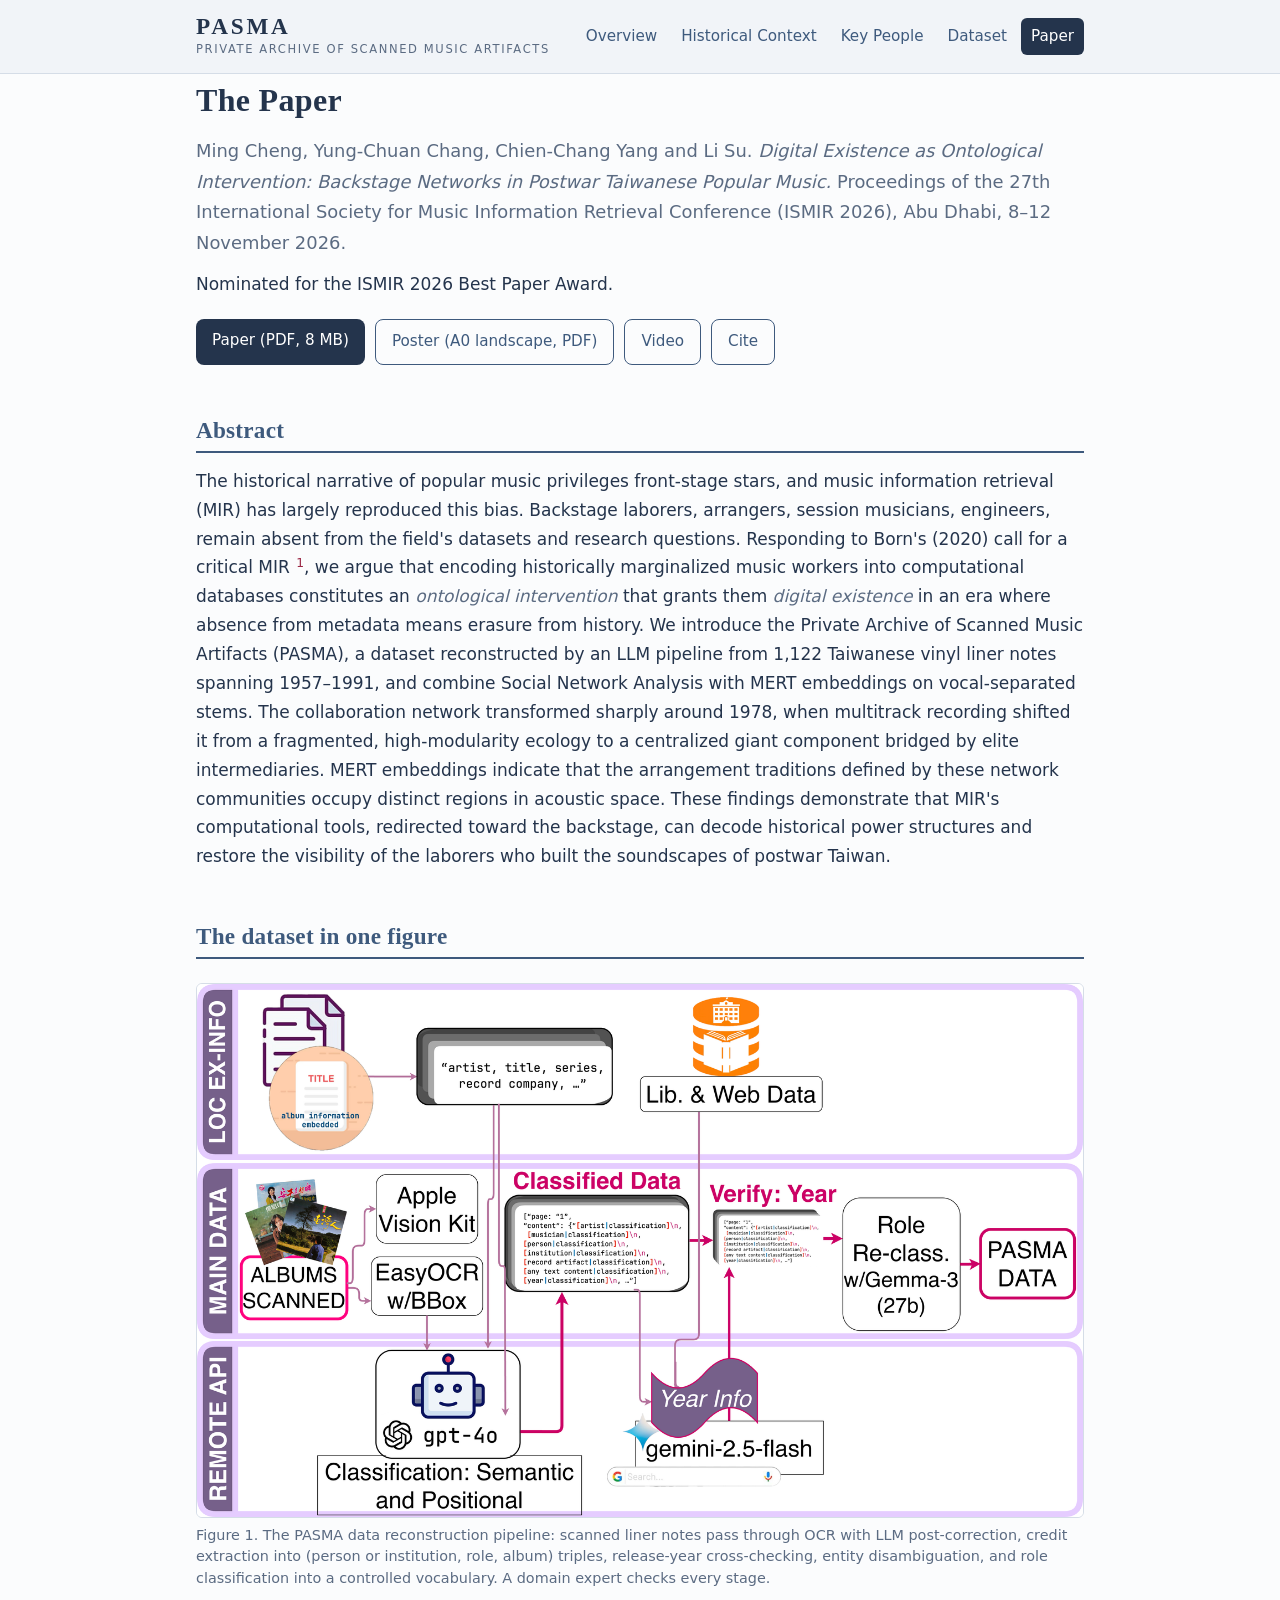
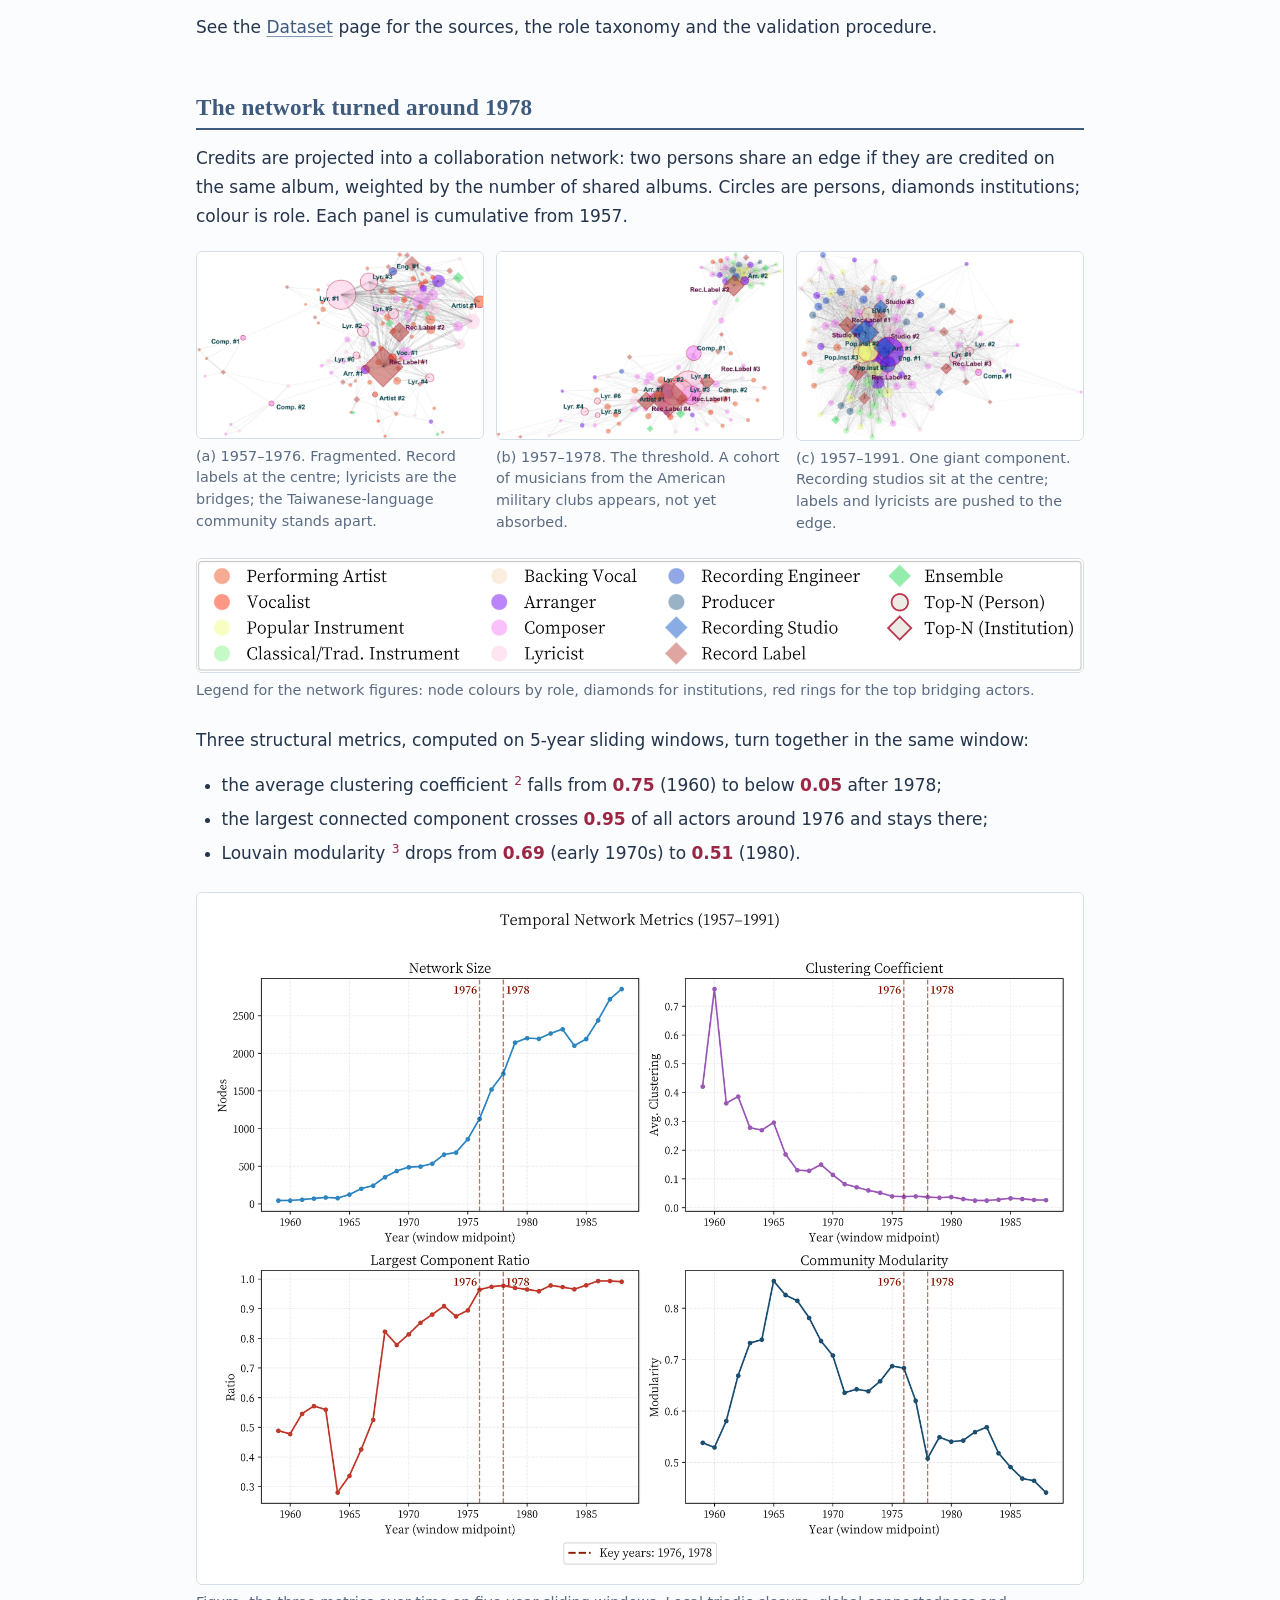
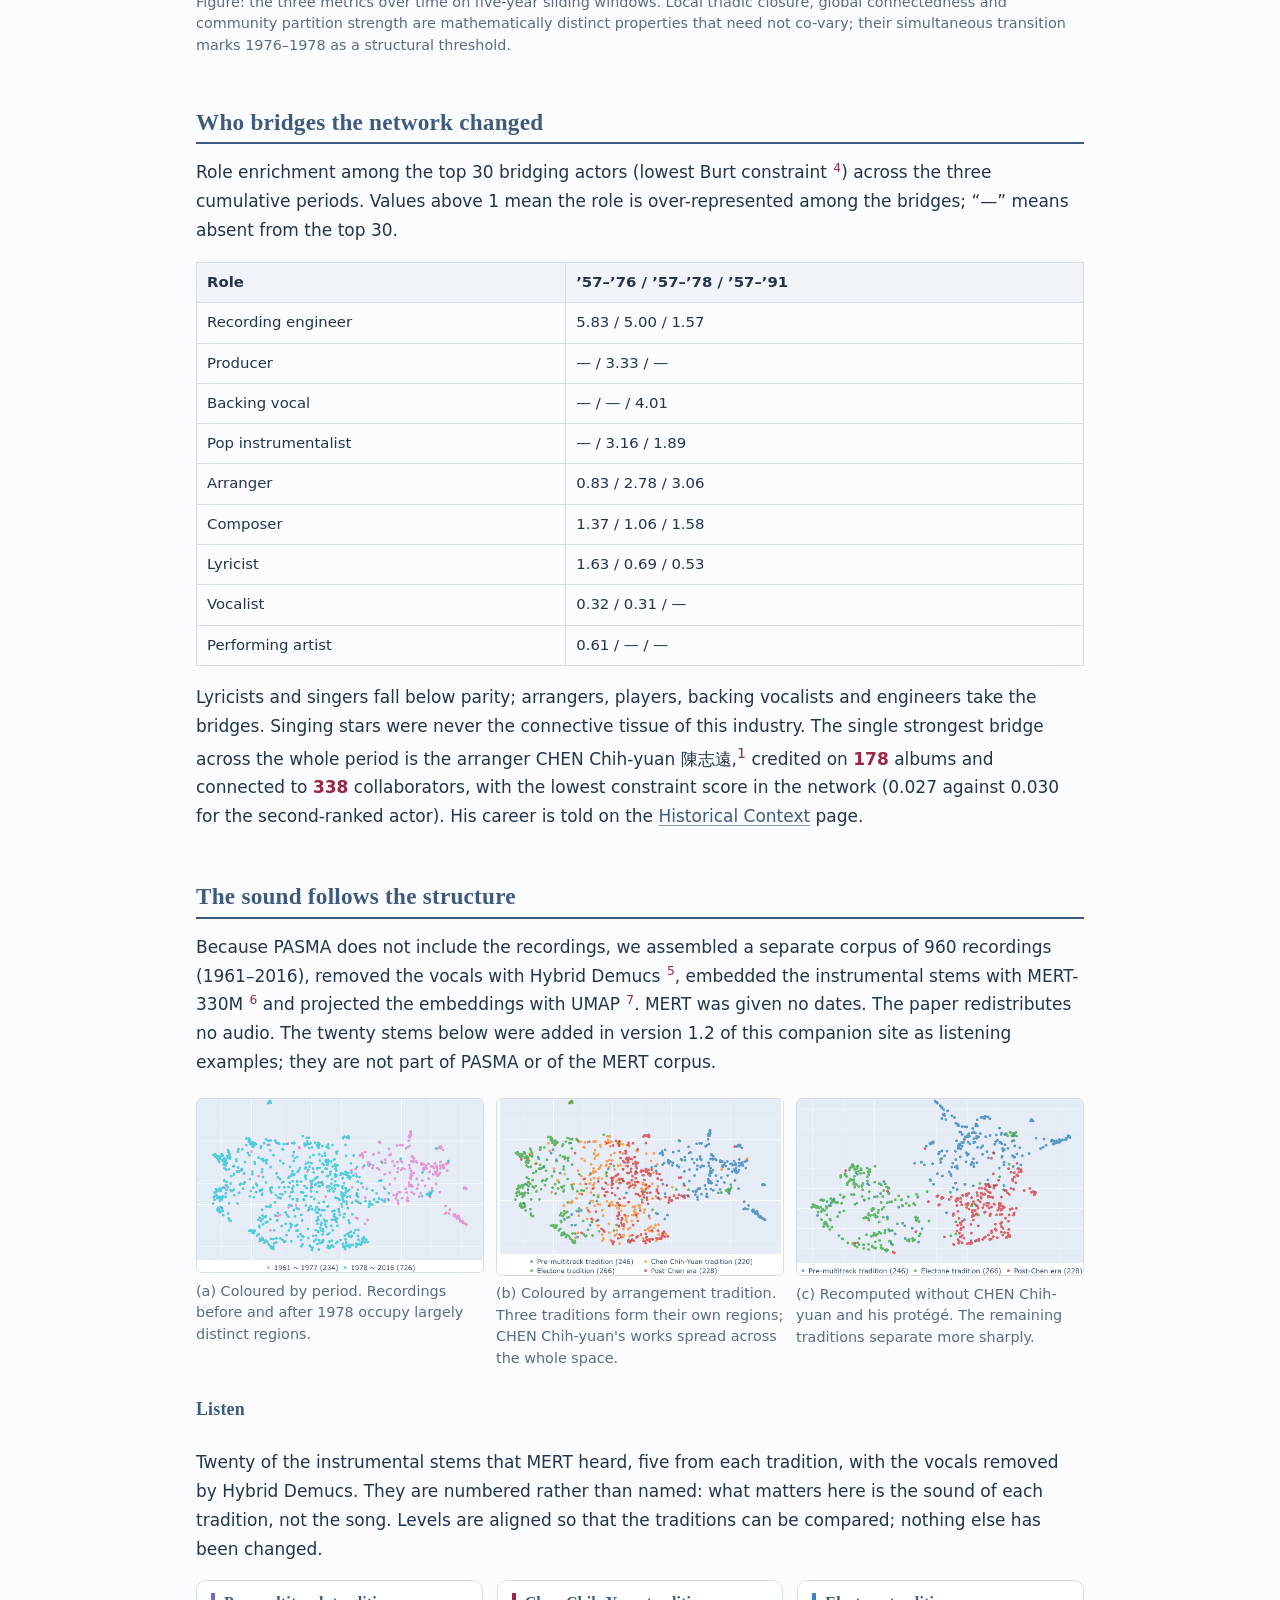
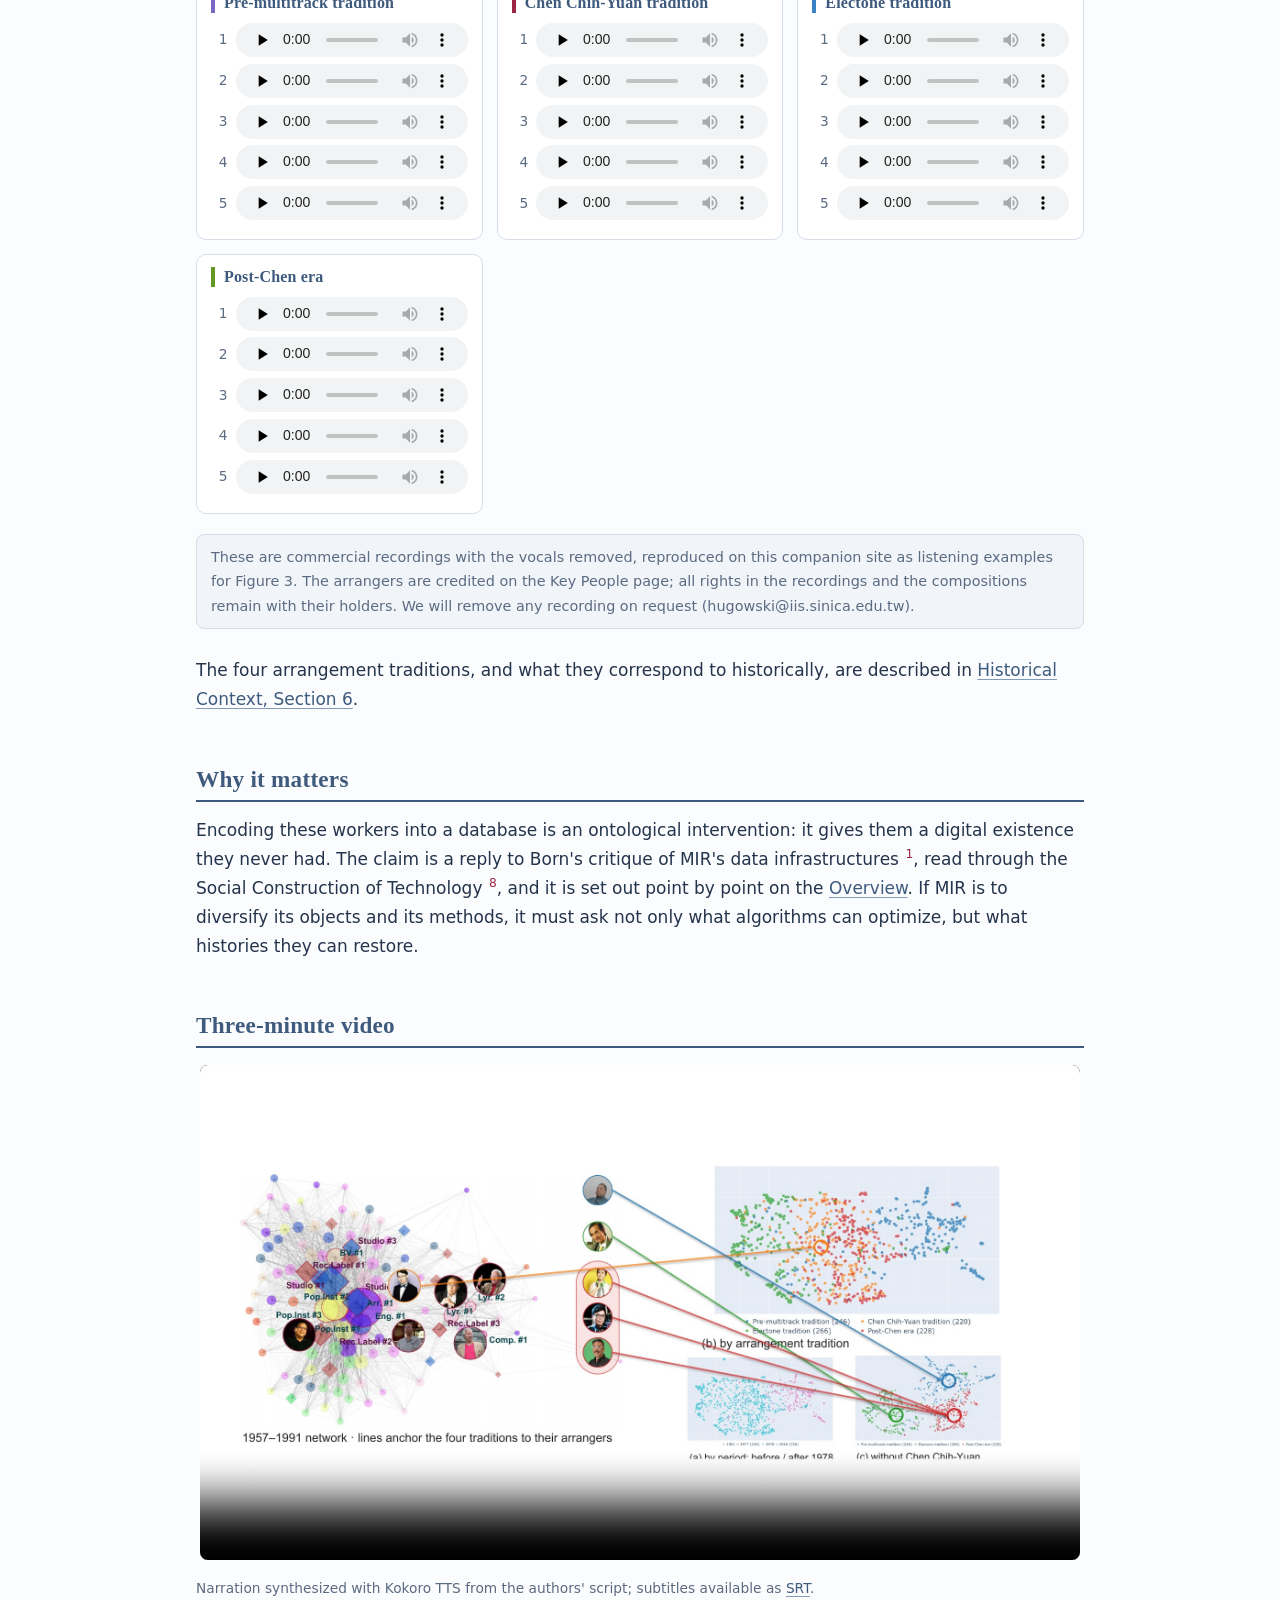
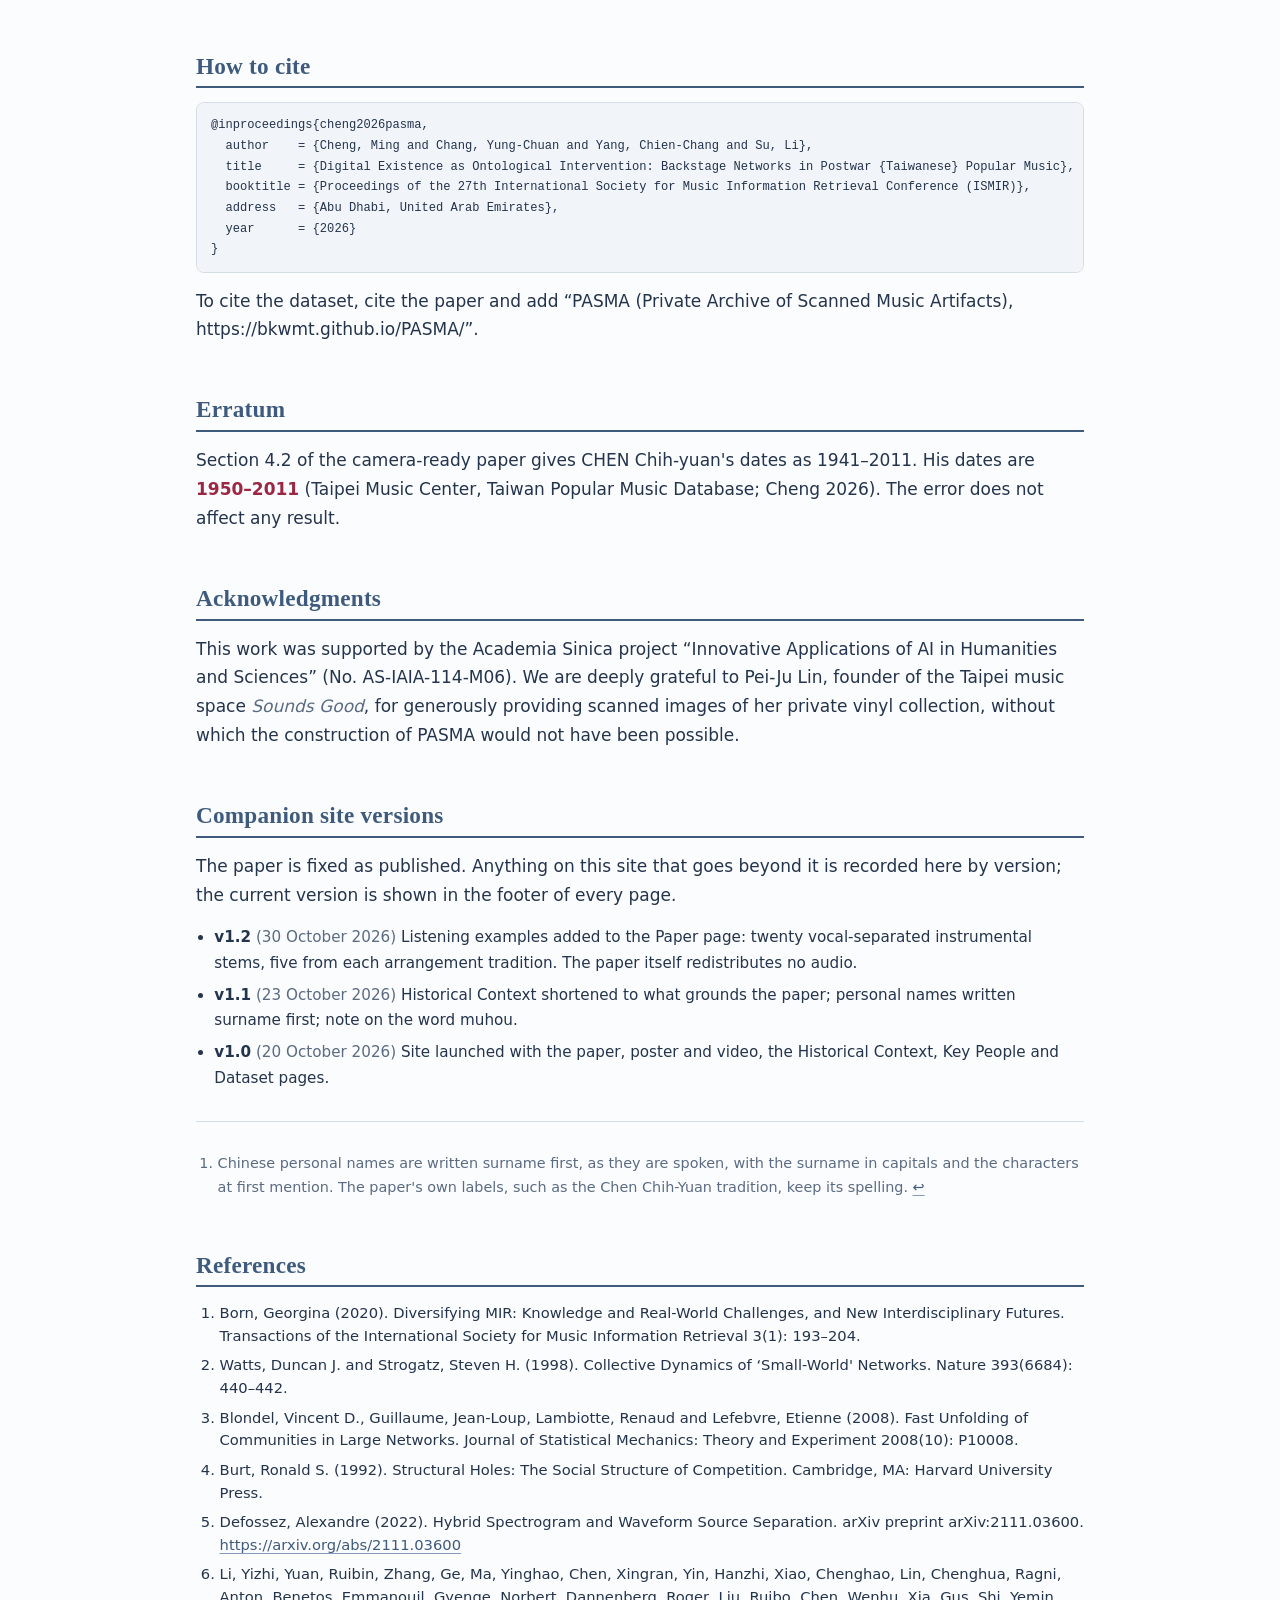
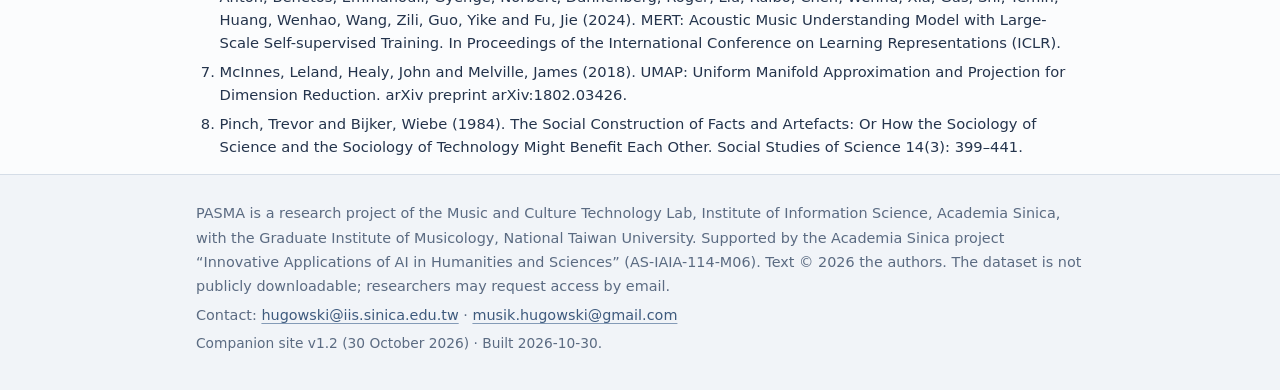
<file: paper.html>
<!doctype html>
<html lang="en">
<head>
<meta charset="utf-8">
<meta name="viewport" content="width=device-width, initial-scale=1">
<title>The Paper · PASMA</title>
<meta name="description" content="Abstract, figures, tables, poster, video and citation for the ISMIR 2026 paper Digital Existence as Ontological Intervention: Backstage Networks in Postwar Taiwanese Popular Music.">
<meta name="build" content="2026-10-30T03:27">
<link rel="stylesheet" href="assets/css/site.css">
<link rel="icon" href="assets/img/favicon.svg" type="image/svg+xml">
</head>
<body class="page-paper">
<header class="site-head"><div class="wrap">
<a class="brand" href="index.html"><span class="brand-main">PASMA</span><span class="brand-sub">Private Archive of Scanned Music Artifacts</span></a>
<nav class="site-nav" aria-label="Site"><a href="index.html">Overview</a><a href="history.html">Historical Context</a><a href="people.html">Key People</a><a href="dataset.html">Dataset</a><a href="paper.html" aria-current="page">Paper</a></nav>
</div></header>
<main class="wrap">
<h1 id="the-paper">The Paper</h1>
<p class="lead">Ming Cheng, Yung-Chuan Chang, Chien-Chang Yang and Li Su. <em>Digital Existence as Ontological Intervention: Backstage Networks in Postwar Taiwanese Popular Music.</em> Proceedings of the 27th International Society for Music Information Retrieval Conference (ISMIR 2026), Abu Dhabi, 8–12 November 2026.</p>

<p>Nominated for the ISMIR 2026 Best Paper Award.</p>
<div class="btns">
<a class="btn" href="assets/pdf/ISMIR2026_459_paper.pdf">Paper (PDF, 8 MB)</a>
<a class="btn ghost" href="assets/pdf/ISMIR2026_459_poster.pdf">Poster (A0 landscape, PDF)</a>
<a class="btn ghost" href="#video">Video</a>
<a class="btn ghost" href="#cite">Cite</a>
</div>

<h2 id="abstract">Abstract</h2>
<p>The historical narrative of popular music privileges front-stage stars, and music information retrieval (MIR) has largely reproduced this bias. Backstage laborers, arrangers, session musicians, engineers, remain absent from the field's datasets and research questions. Responding to Born's (2020) call for a critical MIR <sup class="cite"><a href="#ref-Born2020">1</a></sup>, we argue that encoding historically marginalized music workers into computational databases constitutes an <em>ontological intervention</em> that grants them <em>digital existence</em> in an era where absence from metadata means erasure from history. We introduce the Private Archive of Scanned Music Artifacts (PASMA), a dataset reconstructed by an LLM pipeline from 1,122 Taiwanese vinyl liner notes spanning 1957–1991, and combine Social Network Analysis with MERT embeddings on vocal-separated stems. The collaboration network transformed sharply around 1978, when multitrack recording shifted it from a fragmented, high-modularity ecology to a centralized giant component bridged by elite intermediaries. MERT embeddings indicate that the arrangement traditions defined by these network communities occupy distinct regions in acoustic space. These findings demonstrate that MIR's computational tools, redirected toward the backstage, can decode historical power structures and restore the visibility of the laborers who built the soundscapes of postwar Taiwan.</p>
<h2 id="the-dataset-in-one-figure">The dataset in one figure</h2>
<figure><img loading="lazy" alt="Figure 1. The PASMA data reconstruction pipeline: scanned liner notes pass through OCR with LLM post-correction, credit extraction into (person or institution, role, album) triples, release-year cross-checking, entity disambiguation, and role classification into a controlled vocabulary. A domain expert checks every stage." src="assets/img/pipeline.png" /><figcaption>Figure 1. The PASMA data reconstruction pipeline: scanned liner notes pass through OCR with LLM post-correction, credit extraction into (person or institution, role, album) triples, release-year cross-checking, entity disambiguation, and role classification into a controlled vocabulary. A domain expert checks every stage.</figcaption></figure>
<p>See the <a href="dataset.html">Dataset</a> page for the sources, the role taxonomy and the validation procedure.</p>
<h2 id="the-network-turned-around-1978">The network turned around 1978</h2>
<p>Credits are projected into a collaboration network: two persons share an edge if they are credited on the same album, weighted by the number of shared albums. Circles are persons, diamonds institutions; colour is role. Each panel is cumulative from 1957.</p>
<div class="fig-row">
<figure><img src="assets/img/network_1957_1976.jpg" alt="Cumulative collaboration network 1957–1976" loading="lazy"><figcaption>(a) 1957–1976. Fragmented. Record labels at the centre; lyricists are the bridges; the Taiwanese-language community stands apart.</figcaption></figure>
<figure><img src="assets/img/network_1957_1978.jpg" alt="Cumulative collaboration network 1957–1978" loading="lazy"><figcaption>(b) 1957–1978. The threshold. A cohort of musicians from the American military clubs appears, not yet absorbed.</figcaption></figure>
<figure><img src="assets/img/network_1957_1991.jpg" alt="Cumulative collaboration network 1957–1991" loading="lazy"><figcaption>(c) 1957–1991. One giant component. Recording studios sit at the centre; labels and lyricists are pushed to the edge.</figcaption></figure>
</div>

<figure><img loading="lazy" alt="Legend for the network figures: node colours by role, diamonds for institutions, red rings for the top bridging actors." src="assets/img/network_legend.png" /><figcaption>Legend for the network figures: node colours by role, diamonds for institutions, red rings for the top bridging actors.</figcaption></figure>
<p>Three structural metrics, computed on 5-year sliding windows, turn together in the same window:</p>
<ul>
<li>the average clustering coefficient <sup class="cite"><a href="#ref-WattsStrogatz1998">2</a></sup> falls from <strong>0.75</strong> (1960) to below <strong>0.05</strong> after 1978;</li>
<li>the largest connected component crosses <strong>0.95</strong> of all actors around 1976 and stays there;</li>
<li>Louvain modularity <sup class="cite"><a href="#ref-Blondel2008">3</a></sup> drops from <strong>0.69</strong> (early 1970s) to <strong>0.51</strong> (1980).</li>
</ul>
<figure><img loading="lazy" alt="Figure: the three metrics over time on five-year sliding windows. Local triadic closure, global connectedness and community partition strength are mathematically distinct properties that need not co-vary; their simultaneous transition marks 1976–1978 as a structural threshold." src="assets/img/temporal_curves.png" /><figcaption>Figure: the three metrics over time on five-year sliding windows. Local triadic closure, global connectedness and community partition strength are mathematically distinct properties that need not co-vary; their simultaneous transition marks 1976–1978 as a structural threshold.</figcaption></figure>
<h2 id="who-bridges-the-network-changed">Who bridges the network changed</h2>
<p>Role enrichment among the top 30 bridging actors (lowest Burt constraint <sup class="cite"><a href="#ref-Burt1992">4</a></sup>) across the three cumulative periods. Values above 1 mean the role is over-represented among the bridges; “—” means absent from the top 30.</p>
<div class="tablewrap"><table>
<thead>
<tr>
<th>Role</th>
<th>’57–’76 / ’57–’78 / ’57–’91</th>
</tr>
</thead>
<tbody>
<tr>
<td>Recording engineer</td>
<td>5.83 / 5.00 / 1.57</td>
</tr>
<tr>
<td>Producer</td>
<td>— / 3.33 / —</td>
</tr>
<tr>
<td>Backing vocal</td>
<td>— / — / 4.01</td>
</tr>
<tr>
<td>Pop instrumentalist</td>
<td>— / 3.16 / 1.89</td>
</tr>
<tr>
<td>Arranger</td>
<td>0.83 / 2.78 / 3.06</td>
</tr>
<tr>
<td>Composer</td>
<td>1.37 / 1.06 / 1.58</td>
</tr>
<tr>
<td>Lyricist</td>
<td>1.63 / 0.69 / 0.53</td>
</tr>
<tr>
<td>Vocalist</td>
<td>0.32 / 0.31 / —</td>
</tr>
<tr>
<td>Performing artist</td>
<td>0.61 / — / —</td>
</tr>
</tbody>
</table></div>
<p>Lyricists and singers fall below parity; arrangers, players, backing vocalists and engineers take the bridges. Singing stars were never the connective tissue of this industry. The single strongest bridge across the whole period is the arranger CHEN Chih-yuan 陳志遠,<sup id="fnref:names"><a class="footnote-ref" href="#fn:names">1</a></sup> credited on <strong>178</strong> albums and connected to <strong>338</strong> collaborators, with the lowest constraint score in the network (0.027 against 0.030 for the second-ranked actor). His career is told on the <a href="history.html#5-chen-chih-yuan-and-the-segmented-arrangement-19781991">Historical Context</a> page.</p>
<h2 id="the-sound-follows-the-structure">The sound follows the structure</h2>
<p>Because PASMA does not include the recordings, we assembled a separate corpus of 960 recordings (1961–2016), removed the vocals with Hybrid Demucs <sup class="cite"><a href="#ref-Defossez2022hybrid">5</a></sup>, embedded the instrumental stems with MERT-330M <sup class="cite"><a href="#ref-MERT2023">6</a></sup> and projected the embeddings with UMAP <sup class="cite"><a href="#ref-McInnes2018">7</a></sup>. MERT was given no dates. The paper redistributes no audio. The twenty stems below were added in version 1.2 of this companion site as listening examples; they are not part of PASMA or of the MERT corpus.</p>
<div class="fig-row">
<figure><img src="assets/img/mert_year.png" alt="UMAP projection of MERT embeddings coloured by period" loading="lazy"><figcaption>(a) Coloured by period. Recordings before and after 1978 occupy largely distinct regions.</figcaption></figure>
<figure><img src="assets/img/mert_traditions.png" alt="UMAP projection coloured by arrangement tradition" loading="lazy"><figcaption>(b) Coloured by arrangement tradition. Three traditions form their own regions; CHEN Chih-yuan's works spread across the whole space.</figcaption></figure>
<figure><img src="assets/img/mert_without_chen.png" alt="UMAP projection recomputed without CHEN Chih-yuan" loading="lazy"><figcaption>(c) Recomputed without CHEN Chih-yuan and his protégé. The remaining traditions separate more sharply.</figcaption></figure>
</div>

<h3 id="listen">Listen</h3>
<section class="listen" id="listen">
<p>Twenty of the instrumental stems that MERT heard, five from each tradition, with the vocals removed by Hybrid Demucs. They are numbered rather than named: what matters here is the sound of each tradition, not the song. Levels are aligned so that the traditions can be compared; nothing else has been changed.</p>
<div class="listen-grid">
<div class="listen-group t-pre"><h3>Pre-multitrack tradition</h3>
<div class="track"><span class="n">1</span><audio controls preload="none" src="assets/audio/pre_1.mp3"></audio></div>
<div class="track"><span class="n">2</span><audio controls preload="none" src="assets/audio/pre_2.mp3"></audio></div>
<div class="track"><span class="n">3</span><audio controls preload="none" src="assets/audio/pre_3.mp3"></audio></div>
<div class="track"><span class="n">4</span><audio controls preload="none" src="assets/audio/pre_4.mp3"></audio></div>
<div class="track"><span class="n">5</span><audio controls preload="none" src="assets/audio/pre_5.mp3"></audio></div>
</div>
<div class="listen-group t-chen"><h3>Chen Chih-Yuan tradition</h3>
<div class="track"><span class="n">1</span><audio controls preload="none" src="assets/audio/chen_1.mp3"></audio></div>
<div class="track"><span class="n">2</span><audio controls preload="none" src="assets/audio/chen_2.mp3"></audio></div>
<div class="track"><span class="n">3</span><audio controls preload="none" src="assets/audio/chen_3.mp3"></audio></div>
<div class="track"><span class="n">4</span><audio controls preload="none" src="assets/audio/chen_4.mp3"></audio></div>
<div class="track"><span class="n">5</span><audio controls preload="none" src="assets/audio/chen_5.mp3"></audio></div>
</div>
<div class="listen-group t-electone"><h3>Electone tradition</h3>
<div class="track"><span class="n">1</span><audio controls preload="none" src="assets/audio/electone_1.mp3"></audio></div>
<div class="track"><span class="n">2</span><audio controls preload="none" src="assets/audio/electone_2.mp3"></audio></div>
<div class="track"><span class="n">3</span><audio controls preload="none" src="assets/audio/electone_3.mp3"></audio></div>
<div class="track"><span class="n">4</span><audio controls preload="none" src="assets/audio/electone_4.mp3"></audio></div>
<div class="track"><span class="n">5</span><audio controls preload="none" src="assets/audio/electone_5.mp3"></audio></div>
</div>
<div class="listen-group t-post"><h3>Post-Chen era</h3>
<div class="track"><span class="n">1</span><audio controls preload="none" src="assets/audio/post_1.mp3"></audio></div>
<div class="track"><span class="n">2</span><audio controls preload="none" src="assets/audio/post_2.mp3"></audio></div>
<div class="track"><span class="n">3</span><audio controls preload="none" src="assets/audio/post_3.mp3"></audio></div>
<div class="track"><span class="n">4</span><audio controls preload="none" src="assets/audio/post_4.mp3"></audio></div>
<div class="track"><span class="n">5</span><audio controls preload="none" src="assets/audio/post_5.mp3"></audio></div>
</div>
</div>
<p class="notice">These are commercial recordings with the vocals removed, reproduced on this companion site as listening examples for Figure 3. The arrangers are credited on the Key People page; all rights in the recordings and the compositions remain with their holders. We will remove any recording on request (hugowski@iis.sinica.edu.tw).</p>
</section>

<p>The four arrangement traditions, and what they correspond to historically, are described in <a href="history.html#6-four-arrangement-traditions">Historical Context, Section 6</a>.</p>
<h2 id="why-it-matters">Why it matters</h2>
<p>Encoding these workers into a database is an ontological intervention: it gives them a digital existence they never had. The claim is a reply to Born's critique of MIR's data infrastructures <sup class="cite"><a href="#ref-Born2020">1</a></sup>, read through the Social Construction of Technology <sup class="cite"><a href="#ref-Pinch1984">8</a></sup>, and it is set out point by point on the <a href="index.html#a-reply-to-born">Overview</a>. If MIR is to diversify its objects and its methods, it must ask not only what algorithms can optimize, but what histories they can restore.</p>
<h2 id="video">Three-minute video</h2>

<video controls preload="metadata" poster="assets/video/ISMIR2026_459_thumbnail.jpg">
<source src="assets/video/ISMIR2026_459_video.mp4" type="video/mp4">
<track kind="subtitles" src="assets/video/ISMIR2026_459_subtitles.vtt" srclang="en" label="English" default>
Your browser does not support embedded video. <a href="assets/video/ISMIR2026_459_video.mp4">Download the MP4</a>.
</video>

<p class="small">Narration synthesized with Kokoro TTS from the authors' script; subtitles available as <a href="assets/video/ISMIR2026_459_subtitles.srt">SRT</a>.</p>

<h2 id="cite">How to cite</h2>

<pre><code class="language-bibtex">@inproceedings{cheng2026pasma,
  author    = {Cheng, Ming and Chang, Yung-Chuan and Yang, Chien-Chang and Su, Li},
  title     = {Digital Existence as Ontological Intervention: Backstage Networks in Postwar {Taiwanese} Popular Music},
  booktitle = {Proceedings of the 27th International Society for Music Information Retrieval Conference (ISMIR)},
  address   = {Abu Dhabi, United Arab Emirates},
  year      = {2026}
}
</code></pre>
<p>To cite the dataset, cite the paper and add “PASMA (Private Archive of Scanned Music Artifacts), https://bkwmt.github.io/PASMA/”.</p>
<h2 id="erratum">Erratum</h2>
<p>Section 4.2 of the camera-ready paper gives CHEN Chih-yuan's dates as 1941–2011. His dates are <strong>1950–2011</strong> (Taipei Music Center, Taiwan Popular Music Database; Cheng 2026). The error does not affect any result.</p>
<h2 id="acknowledgments">Acknowledgments</h2>
<p>This work was supported by the Academia Sinica project “Innovative Applications of AI in Humanities and Sciences” (No. AS-IAIA-114-M06). We are deeply grateful to Pei-Ju Lin, founder of the Taipei music space <em>Sounds Good</em>, for generously providing scanned images of her private vinyl collection, without which the construction of PASMA would not have been possible.</p>
<h2 id="companion-site-versions">Companion site versions</h2>
<p>The paper is fixed as published. Anything on this site that goes beyond it is recorded here by version; the current version is shown in the footer of every page.</p>
<ul class="versions">
<li><b>v1.2</b> <span class="muted">(30 October 2026)</span> Listening examples added to the Paper page: twenty vocal-separated instrumental stems, five from each arrangement tradition. The paper itself redistributes no audio.</li>
<li><b>v1.1</b> <span class="muted">(23 October 2026)</span> Historical Context shortened to what grounds the paper; personal names written surname first; note on the word muhou.</li>
<li><b>v1.0</b> <span class="muted">(20 October 2026)</span> Site launched with the paper, poster and video, the Historical Context, Key People and Dataset pages.</li>
</ul>

<div class="footnote">
<hr />
<ol>
<li id="fn:names">
<p>Chinese personal names are written surname first, as they are spoken, with the surname in capitals and the characters at first mention. The paper's own labels, such as the Chen Chih-Yuan tradition, keep its spelling.&#160;<a class="footnote-backref" href="#fnref:names" title="Jump back to footnote 1 in the text">&#8617;</a></p>
</li>
</ol>
</div><section id="references" class="references"><h2>References</h2><ol><li id="ref-Born2020">Born, Georgina (2020). Diversifying MIR: Knowledge and Real-World Challenges, and New Interdisciplinary Futures. Transactions of the International Society for Music Information Retrieval 3(1): 193–204.</li><li id="ref-WattsStrogatz1998">Watts, Duncan J. and Strogatz, Steven H. (1998). Collective Dynamics of ‘Small-World&#x27; Networks. Nature 393(6684): 440–442.</li><li id="ref-Blondel2008">Blondel, Vincent D., Guillaume, Jean-Loup, Lambiotte, Renaud and Lefebvre, Etienne (2008). Fast Unfolding of Communities in Large Networks. Journal of Statistical Mechanics: Theory and Experiment 2008(10): P10008.</li><li id="ref-Burt1992">Burt, Ronald S. (1992). Structural Holes: The Social Structure of Competition. Cambridge, MA: Harvard University Press.</li><li id="ref-Defossez2022hybrid">Defossez, Alexandre (2022). Hybrid Spectrogram and Waveform Source Separation. arXiv preprint arXiv:2111.03600. <a href="https://arxiv.org/abs/2111.03600" rel="noopener">https://arxiv.org/abs/2111.03600</a></li><li id="ref-MERT2023">Li, Yizhi, Yuan, Ruibin, Zhang, Ge, Ma, Yinghao, Chen, Xingran, Yin, Hanzhi, Xiao, Chenghao, Lin, Chenghua, Ragni, Anton, Benetos, Emmanouil, Gyenge, Norbert, Dannenberg, Roger, Liu, Ruibo, Chen, Wenhu, Xia, Gus, Shi, Yemin, Huang, Wenhao, Wang, Zili, Guo, Yike and Fu, Jie (2024). MERT: Acoustic Music Understanding Model with Large-Scale Self-supervised Training. In Proceedings of the International Conference on Learning Representations (ICLR).</li><li id="ref-McInnes2018">McInnes, Leland, Healy, John and Melville, James (2018). UMAP: Uniform Manifold Approximation and Projection for Dimension Reduction. arXiv preprint arXiv:1802.03426.</li><li id="ref-Pinch1984">Pinch, Trevor and Bijker, Wiebe (1984). The Social Construction of Facts and Artefacts: Or How the Sociology of Science and the Sociology of Technology Might Benefit Each Other. Social Studies of Science 14(3): 399–441.</li></ol></section>
</main>
<footer class="site-foot"><div class="wrap">
<p>PASMA is a research project of the Music and Culture Technology Lab, Institute of Information Science, Academia Sinica, with the Graduate Institute of Musicology, National Taiwan University. Supported by the Academia Sinica project “Innovative Applications of AI in Humanities and Sciences” (AS-IAIA-114-M06). Text © 2026 the authors. The dataset is not publicly downloadable; researchers may request access by email.</p>
<p>Contact: <a href="mailto:hugowski@iis.sinica.edu.tw">hugowski@iis.sinica.edu.tw</a> · <a href="mailto:musik.hugowski@gmail.com">musik.hugowski@gmail.com</a></p>
<p class="small">Companion site v1.2 (30 October 2026) · Built 2026-10-30.</p>
</div></footer>
</body>
</html>
</file>
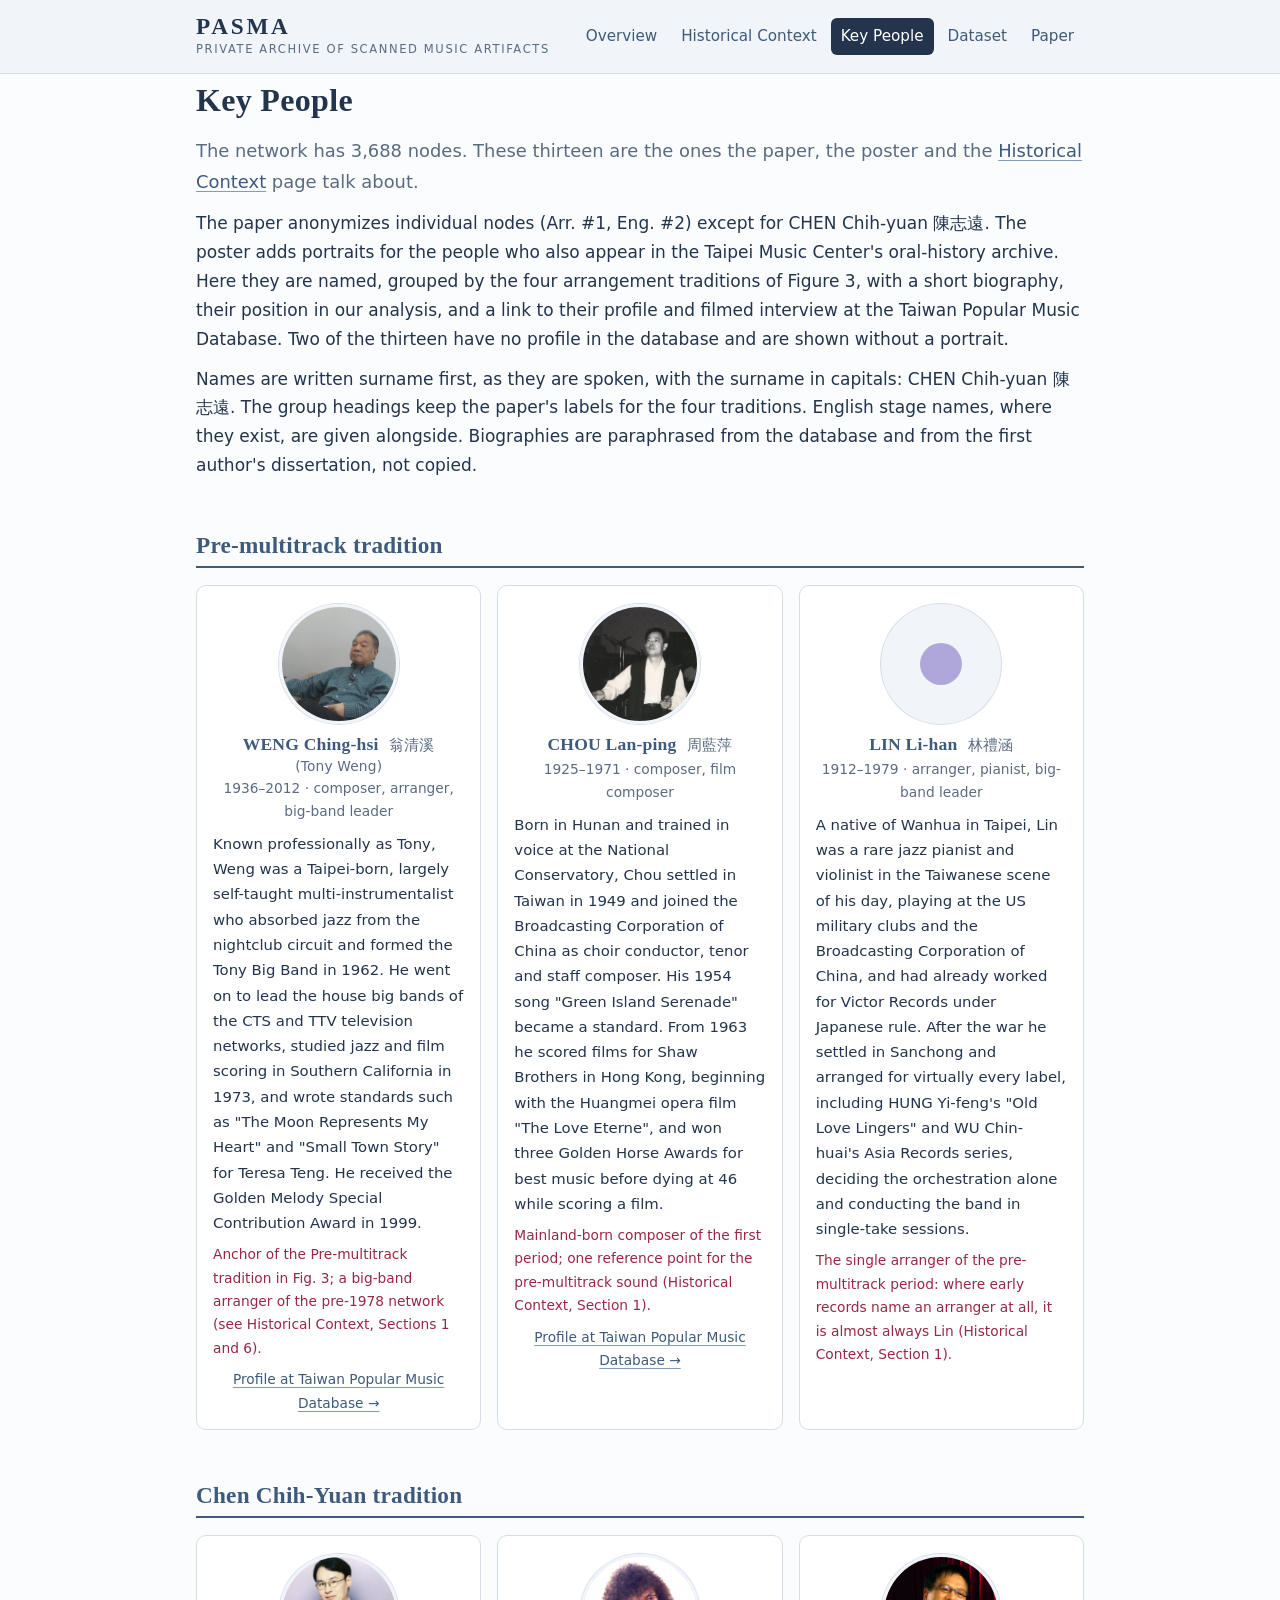
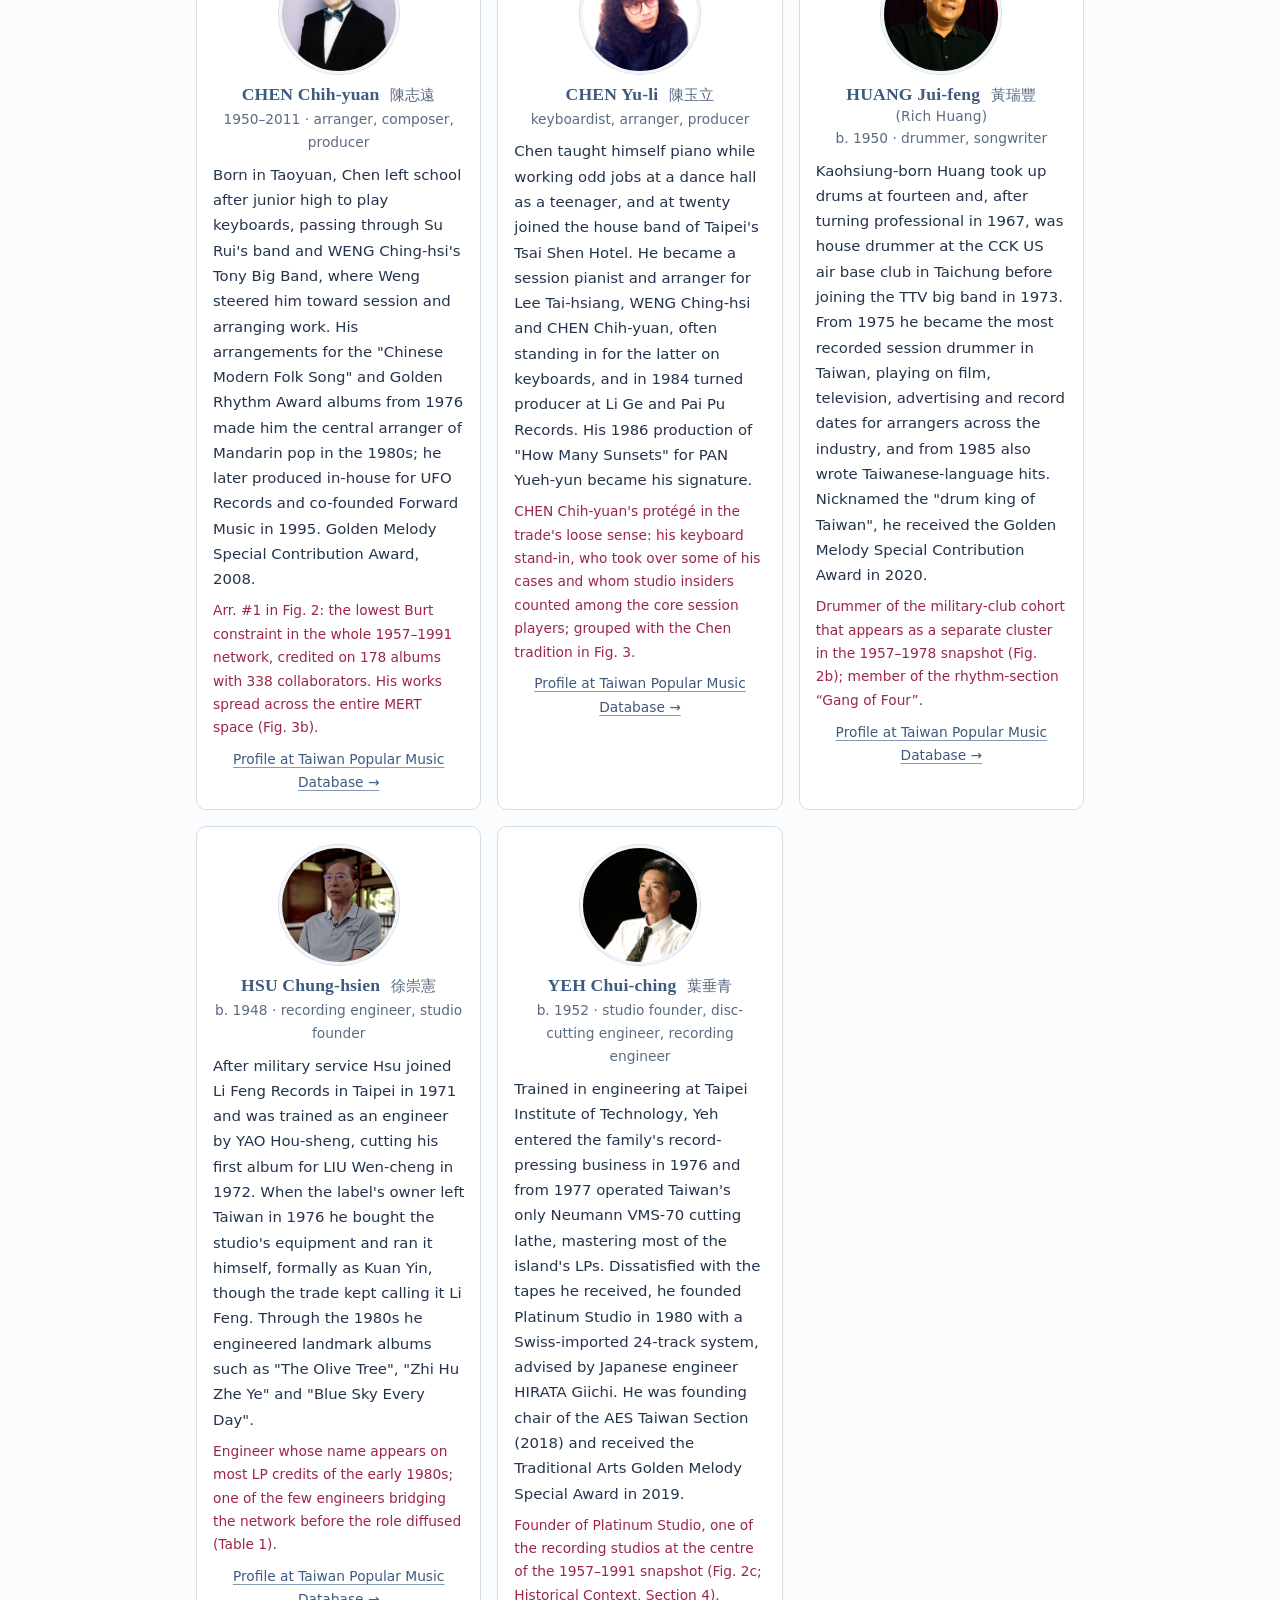
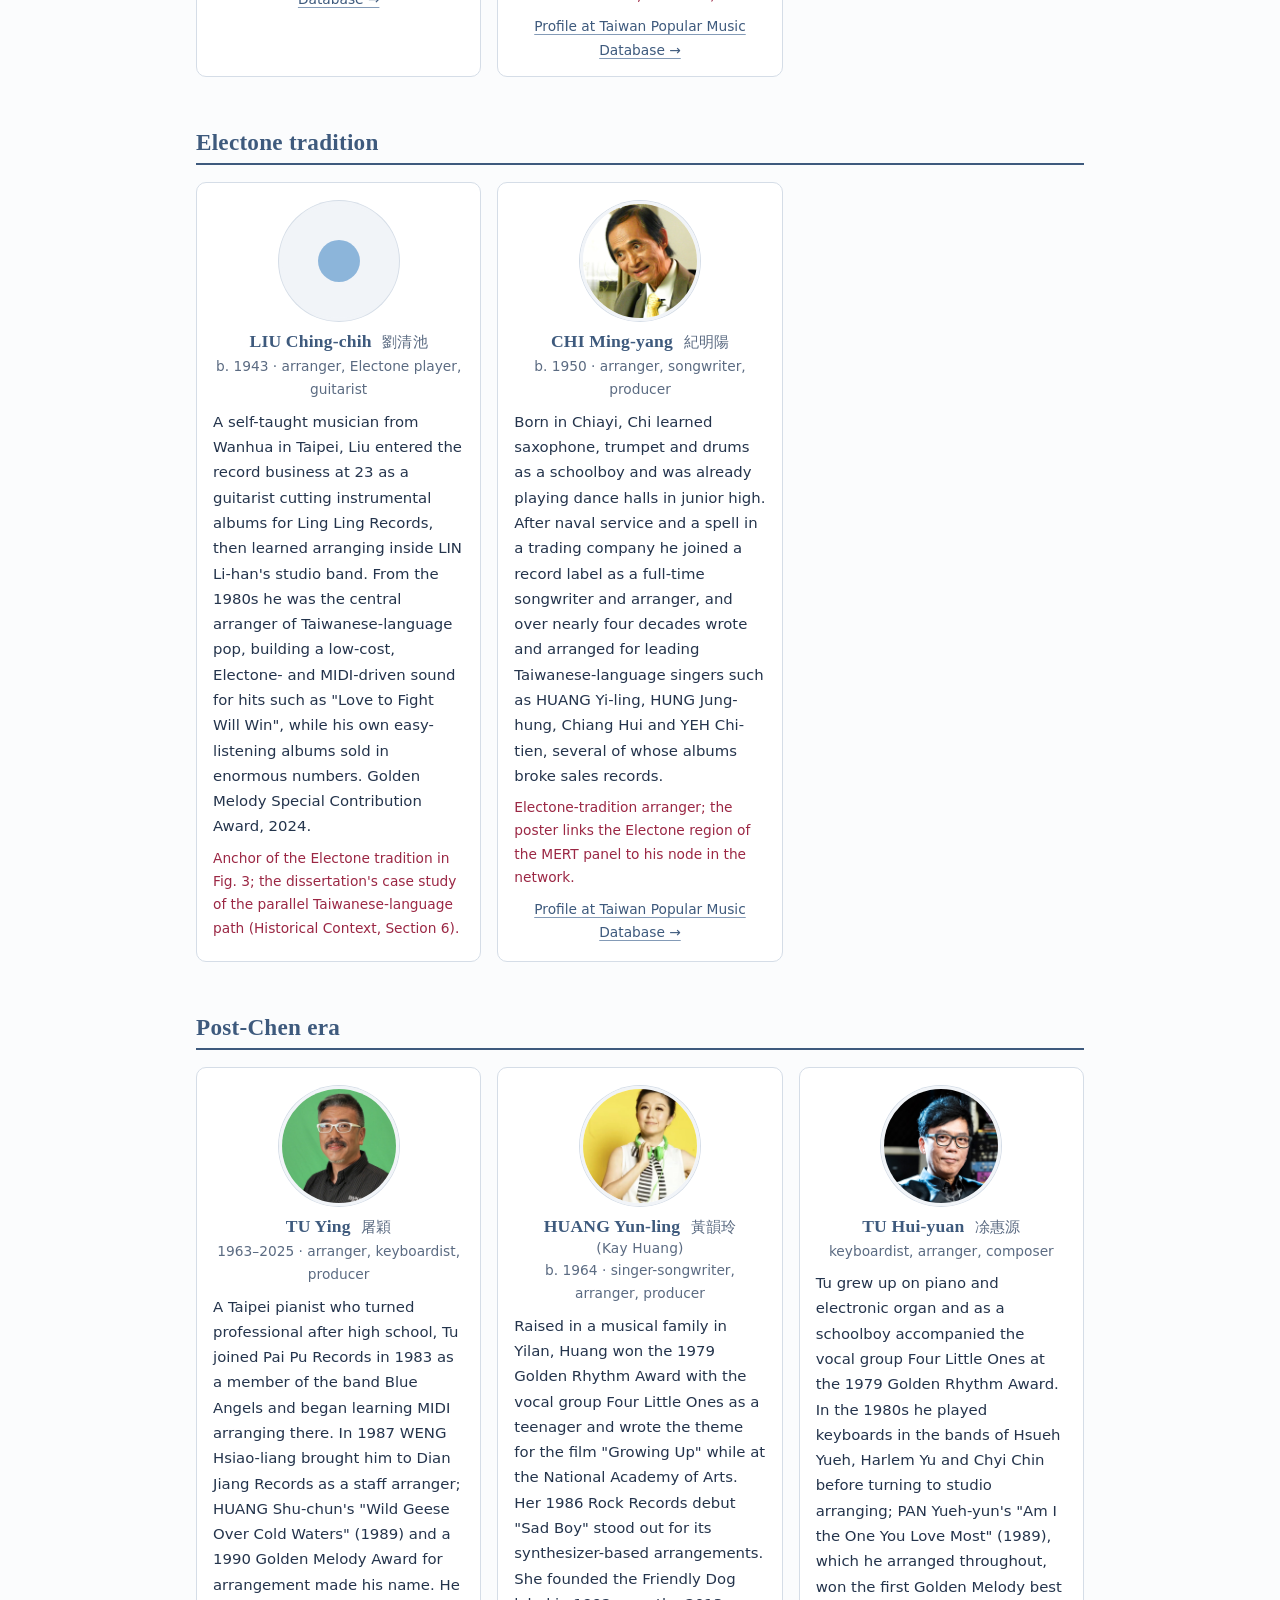
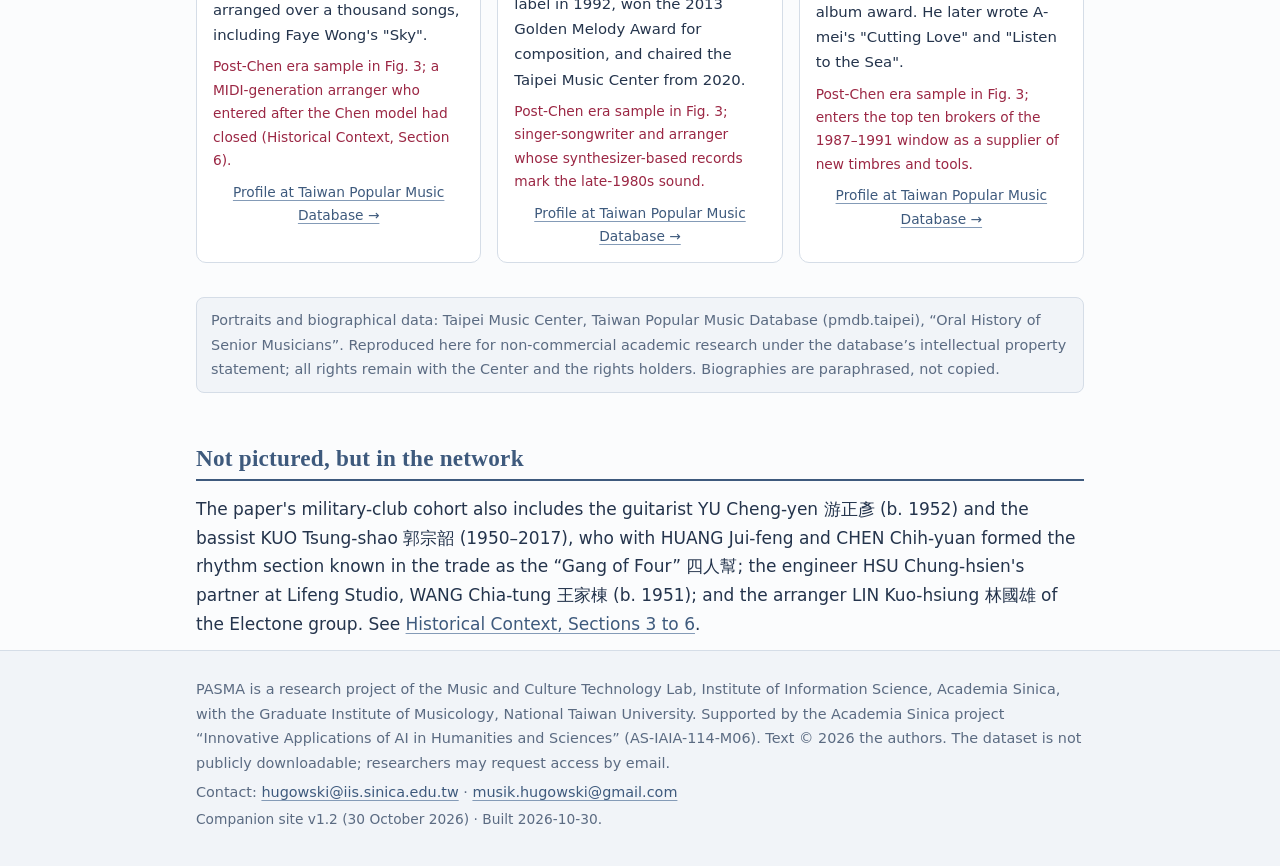
<file: people.html>
<!doctype html>
<html lang="en">
<head>
<meta charset="utf-8">
<meta name="viewport" content="width=device-width, initial-scale=1">
<title>Key People · PASMA</title>
<meta name="description" content="Thirteen backstage figures behind the key nodes of the PASMA collaboration network, grouped by arrangement tradition, with portraits and links to their oral histories at the Taipei Music Center.">
<meta name="build" content="2026-10-30T03:27">
<link rel="stylesheet" href="assets/css/site.css">
<link rel="icon" href="assets/img/favicon.svg" type="image/svg+xml">
</head>
<body class="page-people">
<header class="site-head"><div class="wrap">
<a class="brand" href="index.html"><span class="brand-main">PASMA</span><span class="brand-sub">Private Archive of Scanned Music Artifacts</span></a>
<nav class="site-nav" aria-label="Site"><a href="index.html">Overview</a><a href="history.html">Historical Context</a><a href="people.html" aria-current="page">Key People</a><a href="dataset.html">Dataset</a><a href="paper.html">Paper</a></nav>
</div></header>
<main class="wrap">
<h1 id="key-people">Key People</h1>
<p class="lead">The network has 3,688 nodes. These thirteen are the ones the paper, the poster and the <a href="history.html">Historical Context</a> page talk about.</p>

<p>The paper anonymizes individual nodes (Arr. #1, Eng. #2) except for CHEN Chih-yuan 陳志遠. The poster adds portraits for the people who also appear in the Taipei Music Center's oral-history archive. Here they are named, grouped by the four arrangement traditions of Figure 3, with a short biography, their position in our analysis, and a link to their profile and filmed interview at the Taiwan Popular Music Database. Two of the thirteen have no profile in the database and are shown without a portrait.</p>
<p>Names are written surname first, as they are spoken, with the surname in capitals: CHEN Chih-yuan 陳志遠. The group headings keep the paper's labels for the four traditions. English stage names, where they exist, are given alongside. Biographies are paraphrased from the database and from the first author's dissertation, not copied.</p>
<h2 id="tradition-pre">Pre-multitrack tradition</h2>
<div class="people-grid">
<article class="person" id="weng-ching-hsi"><img class="avatar" src="assets/img/people/weng-ching-hsi.jpg" alt="Portrait of WENG Ching-hsi" loading="lazy" width="160" height="160"><h3>WENG Ching-hsi <span class="zh">翁清溪</span> <span class="alias">(Tony Weng)</span></h3><p class="meta">1936–2012 · composer, arranger, big-band leader</p><p class="bio">Known professionally as Tony, Weng was a Taipei-born, largely self-taught multi-instrumentalist who absorbed jazz from the nightclub circuit and formed the Tony Big Band in 1962. He went on to lead the house big bands of the CTS and TTV television networks, studied jazz and film scoring in Southern California in 1973, and wrote standards such as &quot;The Moon Represents My Heart&quot; and &quot;Small Town Story&quot; for Teresa Teng. He received the Golden Melody Special Contribution Award in 1999.</p><p class="in-study">Anchor of the Pre-multitrack tradition in Fig. 3; a big-band arranger of the pre-1978 network (see Historical Context, Sections 1 and 6).</p><p class="more"><a href="https://pmdb.taipei/xchisvideo/cont?xsmsid=0P077652866224904029&amp;roletpye=&amp;sid=0P133423103905324651" rel="noopener">Profile at Taiwan Popular Music Database →</a></p></article>
<article class="person" id="chou-lan-ping"><img class="avatar" src="assets/img/people/chou-lan-ping.jpg" alt="Portrait of CHOU Lan-ping" loading="lazy" width="160" height="160"><h3>CHOU Lan-ping <span class="zh">周藍萍</span></h3><p class="meta">1925–1971 · composer, film composer</p><p class="bio">Born in Hunan and trained in voice at the National Conservatory, Chou settled in Taiwan in 1949 and joined the Broadcasting Corporation of China as choir conductor, tenor and staff composer. His 1954 song &quot;Green Island Serenade&quot; became a standard. From 1963 he scored films for Shaw Brothers in Hong Kong, beginning with the Huangmei opera film &quot;The Love Eterne&quot;, and won three Golden Horse Awards for best music before dying at 46 while scoring a film.</p><p class="in-study">Mainland-born composer of the first period; one reference point for the pre-multitrack sound (Historical Context, Section 1).</p><p class="more"><a href="https://pmdb.taipei/xchisvideo/cont?xsmsid=0P077652866224904029&amp;roletpye=&amp;sid=0P119383537354471474" rel="noopener">Profile at Taiwan Popular Music Database →</a></p></article>
<article class="person" id="lin-li-han"><div class="avatar placeholder placeholder-pre" aria-hidden="true"></div><h3>LIN Li-han <span class="zh">林禮涵</span></h3><p class="meta">1912–1979 · arranger, pianist, big-band leader</p><p class="bio">A native of Wanhua in Taipei, Lin was a rare jazz pianist and violinist in the Taiwanese scene of his day, playing at the US military clubs and the Broadcasting Corporation of China, and had already worked for Victor Records under Japanese rule. After the war he settled in Sanchong and arranged for virtually every label, including HUNG Yi-feng&#x27;s &quot;Old Love Lingers&quot; and WU Chin-huai&#x27;s Asia Records series, deciding the orchestration alone and conducting the band in single-take sessions.</p><p class="in-study">The single arranger of the pre-multitrack period: where early records name an arranger at all, it is almost always Lin (Historical Context, Section 1).</p></article>
</div>
<h2 id="tradition-chen">Chen Chih-Yuan tradition</h2>
<div class="people-grid">
<article class="person" id="chen-chih-yuan"><img class="avatar" src="assets/img/people/chen-chih-yuan.jpg" alt="Portrait of CHEN Chih-yuan" loading="lazy" width="160" height="160"><h3>CHEN Chih-yuan <span class="zh">陳志遠</span></h3><p class="meta">1950–2011 · arranger, composer, producer</p><p class="bio">Born in Taoyuan, Chen left school after junior high to play keyboards, passing through Su Rui&#x27;s band and WENG Ching-hsi&#x27;s Tony Big Band, where Weng steered him toward session and arranging work. His arrangements for the &quot;Chinese Modern Folk Song&quot; and Golden Rhythm Award albums from 1976 made him the central arranger of Mandarin pop in the 1980s; he later produced in-house for UFO Records and co-founded Forward Music in 1995. Golden Melody Special Contribution Award, 2008.</p><p class="in-study">Arr. #1 in Fig. 2: the lowest Burt constraint in the whole 1957–1991 network, credited on 178 albums with 338 collaborators. His works spread across the entire MERT space (Fig. 3b).</p><p class="more"><a href="https://pmdb.taipei/xchisvideo/cont?xsmsid=0P077652866224904029&amp;roletpye=&amp;sid=0P119549495804320340" rel="noopener">Profile at Taiwan Popular Music Database →</a></p></article>
<article class="person" id="chen-yu-li"><img class="avatar" src="assets/img/people/chen-yu-li.jpg" alt="Portrait of CHEN Yu-li" loading="lazy" width="160" height="160"><h3>CHEN Yu-li <span class="zh">陳玉立</span></h3><p class="meta">keyboardist, arranger, producer</p><p class="bio">Chen taught himself piano while working odd jobs at a dance hall as a teenager, and at twenty joined the house band of Taipei&#x27;s Tsai Shen Hotel. He became a session pianist and arranger for Lee Tai-hsiang, WENG Ching-hsi and CHEN Chih-yuan, often standing in for the latter on keyboards, and in 1984 turned producer at Li Ge and Pai Pu Records. His 1986 production of &quot;How Many Sunsets&quot; for PAN Yueh-yun became his signature.</p><p class="in-study">CHEN Chih-yuan&#x27;s protégé in the trade&#x27;s loose sense: his keyboard stand-in, who took over some of his cases and whom studio insiders counted among the core session players; grouped with the Chen tradition in Fig. 3.</p><p class="more"><a href="https://pmdb.taipei/xchisvideo/cont?xsmsid=0P077652866224904029&amp;roletpye=&amp;sid=0P127642584548180239" rel="noopener">Profile at Taiwan Popular Music Database →</a></p></article>
<article class="person" id="huang-jui-feng"><img class="avatar" src="assets/img/people/huang-jui-feng.jpg" alt="Portrait of HUANG Jui-feng" loading="lazy" width="160" height="160"><h3>HUANG Jui-feng <span class="zh">黃瑞豐</span> <span class="alias">(Rich Huang)</span></h3><p class="meta">b. 1950 · drummer, songwriter</p><p class="bio">Kaohsiung-born Huang took up drums at fourteen and, after turning professional in 1967, was house drummer at the CCK US air base club in Taichung before joining the TTV big band in 1973. From 1975 he became the most recorded session drummer in Taiwan, playing on film, television, advertising and record dates for arrangers across the industry, and from 1985 also wrote Taiwanese-language hits. Nicknamed the &quot;drum king of Taiwan&quot;, he received the Golden Melody Special Contribution Award in 2020.</p><p class="in-study">Drummer of the military-club cohort that appears as a separate cluster in the 1957–1978 snapshot (Fig. 2b); member of the rhythm-section “Gang of Four”.</p><p class="more"><a href="https://pmdb.taipei/xchisvideo/cont?xsmsid=0P077652866224904029&amp;roletpye=&amp;sid=0P119512943905324651" rel="noopener">Profile at Taiwan Popular Music Database →</a></p></article>
<article class="person" id="hsu-chung-hsien"><img class="avatar" src="assets/img/people/hsu-chung-hsien.jpg" alt="Portrait of HSU Chung-hsien" loading="lazy" width="160" height="160"><h3>HSU Chung-hsien <span class="zh">徐崇憲</span></h3><p class="meta">b. 1948 · recording engineer, studio founder</p><p class="bio">After military service Hsu joined Li Feng Records in Taipei in 1971 and was trained as an engineer by YAO Hou-sheng, cutting his first album for LIU Wen-cheng in 1972. When the label&#x27;s owner left Taiwan in 1976 he bought the studio&#x27;s equipment and ran it himself, formally as Kuan Yin, though the trade kept calling it Li Feng. Through the 1980s he engineered landmark albums such as &quot;The Olive Tree&quot;, &quot;Zhi Hu Zhe Ye&quot; and &quot;Blue Sky Every Day&quot;.</p><p class="in-study">Engineer whose name appears on most LP credits of the early 1980s; one of the few engineers bridging the network before the role diffused (Table 1).</p><p class="more"><a href="https://pmdb.taipei/xchisvideo/cont?xsmsid=0P077652866224904029&amp;roletpye=&amp;sid=0P119545079288554324" rel="noopener">Profile at Taiwan Popular Music Database →</a></p></article>
<article class="person" id="yeh-chui-ching"><img class="avatar" src="assets/img/people/yeh-chui-ching.jpg" alt="Portrait of YEH Chui-ching" loading="lazy" width="160" height="160"><h3>YEH Chui-ching <span class="zh">葉垂青</span></h3><p class="meta">b. 1952 · studio founder, disc-cutting engineer, recording engineer</p><p class="bio">Trained in engineering at Taipei Institute of Technology, Yeh entered the family&#x27;s record-pressing business in 1976 and from 1977 operated Taiwan&#x27;s only Neumann VMS-70 cutting lathe, mastering most of the island&#x27;s LPs. Dissatisfied with the tapes he received, he founded Platinum Studio in 1980 with a Swiss-imported 24-track system, advised by Japanese engineer HIRATA Giichi. He was founding chair of the AES Taiwan Section (2018) and received the Traditional Arts Golden Melody Special Award in 2019.</p><p class="in-study">Founder of Platinum Studio, one of the recording studios at the centre of the 1957–1991 snapshot (Fig. 2c; Historical Context, Section 4).</p><p class="more"><a href="https://pmdb.taipei/xchisvideo/cont?xsmsid=0P077652866224904029&amp;roletpye=&amp;sid=0P119526085211681532" rel="noopener">Profile at Taiwan Popular Music Database →</a></p></article>
</div>
<h2 id="tradition-electone">Electone tradition</h2>
<div class="people-grid">
<article class="person" id="liu-ching-chih"><div class="avatar placeholder placeholder-electone" aria-hidden="true"></div><h3>LIU Ching-chih <span class="zh">劉清池</span></h3><p class="meta">b. 1943 · arranger, Electone player, guitarist</p><p class="bio">A self-taught musician from Wanhua in Taipei, Liu entered the record business at 23 as a guitarist cutting instrumental albums for Ling Ling Records, then learned arranging inside LIN Li-han&#x27;s studio band. From the 1980s he was the central arranger of Taiwanese-language pop, building a low-cost, Electone- and MIDI-driven sound for hits such as &quot;Love to Fight Will Win&quot;, while his own easy-listening albums sold in enormous numbers. Golden Melody Special Contribution Award, 2024.</p><p class="in-study">Anchor of the Electone tradition in Fig. 3; the dissertation&#x27;s case study of the parallel Taiwanese-language path (Historical Context, Section 6).</p></article>
<article class="person" id="chi-ming-yang"><img class="avatar" src="assets/img/people/chi-ming-yang.jpg" alt="Portrait of CHI Ming-yang" loading="lazy" width="160" height="160"><h3>CHI Ming-yang <span class="zh">紀明陽</span></h3><p class="meta">b. 1950 · arranger, songwriter, producer</p><p class="bio">Born in Chiayi, Chi learned saxophone, trumpet and drums as a schoolboy and was already playing dance halls in junior high. After naval service and a spell in a trading company he joined a record label as a full-time songwriter and arranger, and over nearly four decades wrote and arranged for leading Taiwanese-language singers such as HUANG Yi-ling, HUNG Jung-hung, Chiang Hui and YEH Chi-tien, several of whose albums broke sales records.</p><p class="in-study">Electone-tradition arranger; the poster links the Electone region of the MERT panel to his node in the network.</p><p class="more"><a href="https://pmdb.taipei/xchisvideo/cont?xsmsid=0P077652866224904029&amp;roletpye=&amp;sid=0P119432078136239370" rel="noopener">Profile at Taiwan Popular Music Database →</a></p></article>
</div>
<h2 id="tradition-post">Post-Chen era</h2>
<div class="people-grid">
<article class="person" id="tu-ying"><img class="avatar" src="assets/img/people/tu-ying.jpg" alt="Portrait of TU Ying" loading="lazy" width="160" height="160"><h3>TU Ying <span class="zh">屠穎</span></h3><p class="meta">1963–2025 · arranger, keyboardist, producer</p><p class="bio">A Taipei pianist who turned professional after high school, Tu joined Pai Pu Records in 1983 as a member of the band Blue Angels and began learning MIDI arranging there. In 1987 WENG Hsiao-liang brought him to Dian Jiang Records as a staff arranger; HUANG Shu-chun&#x27;s &quot;Wild Geese Over Cold Waters&quot; (1989) and a 1990 Golden Melody Award for arrangement made his name. He arranged over a thousand songs, including Faye Wong&#x27;s &quot;Sky&quot;.</p><p class="in-study">Post-Chen era sample in Fig. 3; a MIDI-generation arranger who entered after the Chen model had closed (Historical Context, Section 6).</p><p class="more"><a href="https://pmdb.taipei/xchisvideo/cont?xsmsid=0P077652866224904029&amp;roletpye=&amp;sid=0P122356356072178395" rel="noopener">Profile at Taiwan Popular Music Database →</a></p></article>
<article class="person" id="huang-yun-ling"><img class="avatar" src="assets/img/people/huang-yun-ling.jpg" alt="Portrait of HUANG Yun-ling" loading="lazy" width="160" height="160"><h3>HUANG Yun-ling <span class="zh">黃韻玲</span> <span class="alias">(Kay Huang)</span></h3><p class="meta">b. 1964 · singer-songwriter, arranger, producer</p><p class="bio">Raised in a musical family in Yilan, Huang won the 1979 Golden Rhythm Award with the vocal group Four Little Ones as a teenager and wrote the theme for the film &quot;Growing Up&quot; while at the National Academy of Arts. Her 1986 Rock Records debut &quot;Sad Boy&quot; stood out for its synthesizer-based arrangements. She founded the Friendly Dog label in 1992, won the 2013 Golden Melody Award for composition, and chaired the Taipei Music Center from 2020.</p><p class="in-study">Post-Chen era sample in Fig. 3; singer-songwriter and arranger whose synthesizer-based records mark the late-1980s sound.</p><p class="more"><a href="https://pmdb.taipei/xchisvideo/cont?xsmsid=0P077652866224904029&amp;roletpye=&amp;sid=0P119564287019610534" rel="noopener">Profile at Taiwan Popular Music Database →</a></p></article>
<article class="person" id="tu-hui-yuan"><img class="avatar" src="assets/img/people/tu-hui-yuan.jpg" alt="Portrait of TU Hui-yuan" loading="lazy" width="160" height="160"><h3>TU Hui-yuan <span class="zh">凃惠源</span></h3><p class="meta">keyboardist, arranger, composer</p><p class="bio">Tu grew up on piano and electronic organ and as a schoolboy accompanied the vocal group Four Little Ones at the 1979 Golden Rhythm Award. In the 1980s he played keyboards in the bands of Hsueh Yueh, Harlem Yu and Chyi Chin before turning to studio arranging; PAN Yueh-yun&#x27;s &quot;Am I the One You Love Most&quot; (1989), which he arranged throughout, won the first Golden Melody best album award. He later wrote A-mei&#x27;s &quot;Cutting Love&quot; and &quot;Listen to the Sea&quot;.</p><p class="in-study">Post-Chen era sample in Fig. 3; enters the top ten brokers of the 1987–1991 window as a supplier of new timbres and tools.</p><p class="more"><a href="https://pmdb.taipei/xchisvideo/cont?xsmsid=0P077652866224904029&amp;roletpye=&amp;sid=0P119520840725381861" rel="noopener">Profile at Taiwan Popular Music Database →</a></p></article>
</div>
<p class="notice">Portraits and biographical data: Taipei Music Center, Taiwan Popular Music Database (pmdb.taipei), “Oral History of Senior Musicians”. Reproduced here for non-commercial academic research under the database’s intellectual property statement; all rights remain with the Center and the rights holders. Biographies are paraphrased, not copied.</p>

<h2 id="not-pictured-but-in-the-network">Not pictured, but in the network</h2>
<p>The paper's military-club cohort also includes the guitarist YU Cheng-yen 游正彥 (b. 1952) and the bassist KUO Tsung-shao 郭宗韶 (1950–2017), who with HUANG Jui-feng and CHEN Chih-yuan formed the rhythm section known in the trade as the “Gang of Four” 四人幫; the engineer HSU Chung-hsien's partner at Lifeng Studio, WANG Chia-tung 王家棟 (b. 1951); and the arranger LIN Kuo-hsiung 林國雄 of the Electone group. See <a href="history.html">Historical Context, Sections 3 to 6</a>.</p>
</main>
<footer class="site-foot"><div class="wrap">
<p>PASMA is a research project of the Music and Culture Technology Lab, Institute of Information Science, Academia Sinica, with the Graduate Institute of Musicology, National Taiwan University. Supported by the Academia Sinica project “Innovative Applications of AI in Humanities and Sciences” (AS-IAIA-114-M06). Text © 2026 the authors. The dataset is not publicly downloadable; researchers may request access by email.</p>
<p>Contact: <a href="mailto:hugowski@iis.sinica.edu.tw">hugowski@iis.sinica.edu.tw</a> · <a href="mailto:musik.hugowski@gmail.com">musik.hugowski@gmail.com</a></p>
<p class="small">Companion site v1.2 (30 October 2026) · Built 2026-10-30.</p>
</div></footer>
</body>
</html>
</file>
<file: assets/css/site.css>
/* PASMA 專案網站樣式。色票：MCT Lab「霧藍紙」token（與 ISMIR 2026 海報一致）。 */
:root{
  --ink:#24344C; --line:#3E5A7D; --accent:#9B2744; --paper:#F1F4F8; --mist:#849BB7; --rose:#D4A7B2;
  --bg:#FBFCFD; --card:#FFFFFF; --rule:#D5DDE7; --muted:#5B6B82; --code:#E9EEF4;
  --t-pre:#7B68C4; --t-chen:#9B2744; --t-electone:#3B82C4; --t-post:#639922;
  --inverse-bg:#24344C; --inverse-fg:#FFFFFF;
  --serif:"Noto Serif TC","Noto Serif","Songti TC",Georgia,serif;
  --sans:"Noto Sans TC","Noto Sans","PingFang TC","Helvetica Neue",system-ui,sans-serif;
  --mono:ui-monospace,"SF Mono",Menlo,monospace;
}
@media (prefers-color-scheme:dark){:root:not([data-theme="light"]){
  --ink:#E6ECF4; --line:#9DB4D1; --accent:#E07A95; --paper:#1B2433; --mist:#8DA2BD; --rose:#C98FA0;
  --bg:#111822; --card:#18212E; --rule:#2A3747; --muted:#9AA9BD; --code:#1F2A3A; --inverse-bg:#E6ECF4; --inverse-fg:#111822;}}
:root[data-theme="dark"]{
  --ink:#E6ECF4; --line:#9DB4D1; --accent:#E07A95; --paper:#1B2433; --mist:#8DA2BD; --rose:#C98FA0;
  --bg:#111822; --card:#18212E; --rule:#2A3747; --muted:#9AA9BD; --code:#1F2A3A; --inverse-bg:#E6ECF4; --inverse-fg:#111822;}

*{box-sizing:border-box}
html{scroll-behavior:smooth;-webkit-text-size-adjust:100%}
body{margin:0;background:var(--bg);color:var(--ink);font-family:var(--sans);font-size:17px;line-height:1.7;-webkit-font-smoothing:antialiased}
.wrap{max-width:920px;margin:0 auto;padding:0 16px}
a{color:var(--line);text-decoration:underline;text-decoration-color:var(--mist);text-underline-offset:3px}
a:hover{color:var(--accent);text-decoration-color:var(--accent)}
img{max-width:100%;height:auto}

/* 頁首與導覽 */
.site-head{background:var(--paper);border-bottom:1px solid var(--rule)}
.site-head .wrap{display:flex;align-items:center;justify-content:space-between;gap:16px;flex-wrap:wrap;padding-top:14px;padding-bottom:14px}
.brand{display:flex;flex-direction:column;text-decoration:none;color:var(--ink)}
.brand-main{font-family:var(--serif);font-weight:700;font-size:1.45rem;letter-spacing:.12em;line-height:1.1}
.brand-sub{font-size:.72rem;letter-spacing:.14em;text-transform:uppercase;color:var(--muted)}
.site-nav{display:flex;gap:4px;flex-wrap:wrap}
.site-nav a{text-decoration:none;color:var(--line);padding:6px 10px;border-radius:6px;font-size:.95rem}
.site-nav a:hover{background:var(--card);color:var(--accent)}
.site-nav a[aria-current="page"]{background:var(--inverse-bg);color:var(--inverse-fg)}

/* 標題與內文 */
main{padding:28px 0 56px}
h1,h2,h3,h4{font-family:var(--serif);color:var(--line);font-weight:600;line-height:1.25;letter-spacing:.01em}
h1{font-size:2rem;margin:.2em 0 .5em;color:var(--ink)}
h2{font-size:1.45rem;margin:2.2em 0 .6em;padding-bottom:.25em;border-bottom:2px solid var(--line);scroll-margin-top:16px}
h3{font-size:1.12rem;margin:1.6em 0 .4em}
h4{font-size:1rem;margin:1.2em 0 .3em}
p{margin:.65em 0}
p.lead{font-size:1.12rem;color:var(--muted)}
p.grounds{color:var(--muted);font-size:.95rem;border-left:3px solid var(--rose);padding-left:12px}
em{color:var(--muted)}
strong{color:var(--accent);font-weight:600}
hr{border:0;border-top:1px solid var(--rule);margin:2em 0}
blockquote{margin:1em 0;padding:.6em 1.1em;border-left:4px solid var(--rose);background:var(--paper);color:var(--ink)}
code{font-family:var(--mono);font-size:.88em;background:var(--code);padding:1px 5px;border-radius:4px}
pre{background:var(--paper);border:1px solid var(--rule);border-radius:8px;padding:12px 14px;overflow-x:auto;font-size:.86rem;line-height:1.5}
pre code{background:none;padding:0}
ul,ol{padding-left:1.5em}
li{margin:.3em 0}
.small{font-size:.86rem;color:var(--muted)}

/* 表格 */
.tablewrap{overflow-x:auto;-webkit-overflow-scrolling:touch;margin:1em 0}
table{border-collapse:collapse;width:100%;font-size:.93rem}
th,td{border:1px solid var(--rule);padding:7px 10px;vertical-align:top;text-align:left}
th{background:var(--paper);font-weight:600}
td.num,th.num{text-align:right;font-variant-numeric:tabular-nums}

/* 圖 */
figure{margin:1.4em 0}
figure img{display:block;margin:0 auto;border:1px solid var(--rule);border-radius:6px;background:#fff}
figcaption{font-size:.9rem;color:var(--muted);margin-top:.5em;line-height:1.5}
.fig-row{display:grid;grid-template-columns:repeat(auto-fit,minmax(220px,1fr));gap:12px;margin:1.2em 0}
.fig-row figure{margin:0}

/* 落地頁 */
.hero{padding:8px 0 4px}
.hero .kicker{font-size:.8rem;letter-spacing:.16em;text-transform:uppercase;color:var(--accent);margin:0 0 .6em}
.hero h1{font-size:2.3rem;margin:0 0 .3em}
.hero .sub{font-family:var(--serif);font-size:1.3rem;color:var(--line);margin:0 0 .8em}
.hero .authors{margin:.4em 0;color:var(--ink)}
.hero .affil{color:var(--muted);font-size:.95rem;margin:0}
.stats{display:grid;grid-template-columns:repeat(auto-fit,minmax(150px,1fr));gap:12px;margin:1.6em 0}
.stat{background:var(--paper);border:1px solid var(--rule);border-radius:10px;padding:14px 16px}
.stat .n{font-family:var(--serif);font-size:1.9rem;font-weight:700;color:var(--ink);line-height:1.1;font-variant-numeric:tabular-nums}
.stat .k{font-size:.82rem;color:var(--muted);margin-top:4px;letter-spacing:.03em}
.cards{display:grid;grid-template-columns:repeat(auto-fit,minmax(200px,1fr));gap:12px;margin:1.4em 0}
.card{display:block;background:var(--card);border:1px solid var(--rule);border-left:4px solid var(--line);border-radius:8px;padding:14px 16px;text-decoration:none;color:var(--ink)}
.card:hover{border-left-color:var(--accent);color:var(--ink)}
.card b{display:block;font-family:var(--serif);font-size:1.05rem;color:var(--line);margin-bottom:4px}
.card span{font-size:.9rem;color:var(--muted)}
.btns{display:flex;flex-wrap:wrap;gap:10px;margin:1.2em 0}
.btn{display:inline-block;padding:9px 16px;border-radius:8px;background:var(--inverse-bg);color:var(--inverse-fg);text-decoration:none;font-size:.95rem}
.btn:hover{background:var(--accent);color:#fff}
.btn.ghost{background:transparent;color:var(--line);border:1px solid var(--line)}
.btn.ghost:hover{color:var(--accent);border-color:var(--accent)}
.notice{font-size:.9rem;color:var(--muted);background:var(--paper);border:1px solid var(--rule);border-radius:8px;padding:10px 14px;margin:1.4em 0}
.callout{background:var(--paper);border-left:4px solid var(--accent);border-radius:6px;padding:12px 16px;margin:1.4em 0}

/* 人物 */
.people-grid{display:grid;grid-template-columns:repeat(auto-fill,minmax(250px,1fr));gap:16px;margin:1em 0 2em}
.person{background:var(--card);border:1px solid var(--rule);border-radius:10px;padding:18px 16px 14px;text-align:center}
.person .avatar{width:120px;height:120px;border-radius:50%;object-fit:cover;display:block;margin:0 auto 10px;border:3px solid var(--paper);box-shadow:0 0 0 1px var(--rule)}
.person .avatar.placeholder{background:var(--paper);position:relative}
.person .avatar.placeholder::after{content:"";position:absolute;inset:36px;border-radius:50%;background:var(--mist);opacity:.55}
.placeholder-pre::after{background:var(--t-pre)!important}
.placeholder-chen::after{background:var(--t-chen)!important}
.placeholder-electone::after{background:var(--t-electone)!important}
.placeholder-post::after{background:var(--t-post)!important}
.person h3{margin:.2em 0 .1em;font-size:1.1rem}
.person h3 .zh{font-family:var(--sans);font-weight:400;color:var(--muted);font-size:.95rem;margin-left:6px}
.person h3 .alias{display:block;font-family:var(--sans);font-weight:400;color:var(--muted);font-size:.86rem;margin-top:2px}
.person .meta{font-size:.86rem;color:var(--muted);margin:0 0 .6em}
.person .bio{font-size:.93rem;text-align:left;margin:.4em 0}
.person .in-study{font-size:.86rem;text-align:left;color:var(--accent);margin:.5em 0}
.person .more{font-size:.86rem;margin:.6em 0 0}

/* 引用與書目 */
sup.cite{font-size:.72em;line-height:0;margin-left:1px}
sup.cite a{text-decoration:none;color:var(--accent)}
.references{margin-top:2.5em}
.references ol{padding-left:1.6em;font-size:.92rem}
.references li{margin:.45em 0;line-height:1.55;overflow-wrap:anywhere}
.references a{word-break:break-all}
.references li:target{background:var(--paper)}
.footnote{font-size:.9rem;color:var(--muted)}
.footnote-ref{text-decoration:none;color:var(--accent)}

/* 試聽 */
.listen{margin:1.6em 0}
.listen-grid{display:grid;grid-template-columns:repeat(auto-fit,minmax(230px,1fr));gap:14px;margin:1em 0}
.listen-group{background:var(--card);border:1px solid var(--rule);border-radius:10px;padding:12px 14px}
.listen-group h3{margin:0 0 .6em;font-size:1rem;padding-left:9px;border-left:4px solid var(--mist)}
.listen-group.t-pre h3{border-color:var(--t-pre)}
.listen-group.t-chen h3{border-color:var(--t-chen)}
.listen-group.t-electone h3{border-color:var(--t-electone)}
.listen-group.t-post h3{border-color:var(--t-post)}
.track{display:flex;align-items:center;gap:8px;margin:.4em 0}
.track .n{font-family:var(--sans);font-size:.86rem;color:var(--muted);min-width:1.2em;text-align:right}
.track audio{width:100%;height:34px}

.versions{padding-left:1.2em;font-size:.95rem}
.versions li{margin:.4em 0}
.versions .muted{color:var(--muted)}

/* 影片 */
video{width:100%;max-width:880px;border-radius:8px;background:#000;display:block;margin:1em auto}

/* 頁尾 */
.site-foot{border-top:1px solid var(--rule);background:var(--paper);color:var(--muted);font-size:.9rem;padding:22px 0 30px}
.site-foot p{margin:.3em 0}

@media (max-width:640px){
  body{font-size:16px}
  .hero h1{font-size:1.75rem}
  .hero .sub{font-size:1.1rem}
  h2{font-size:1.3rem}
  .brand-main{font-size:1.25rem}
}
</file>
